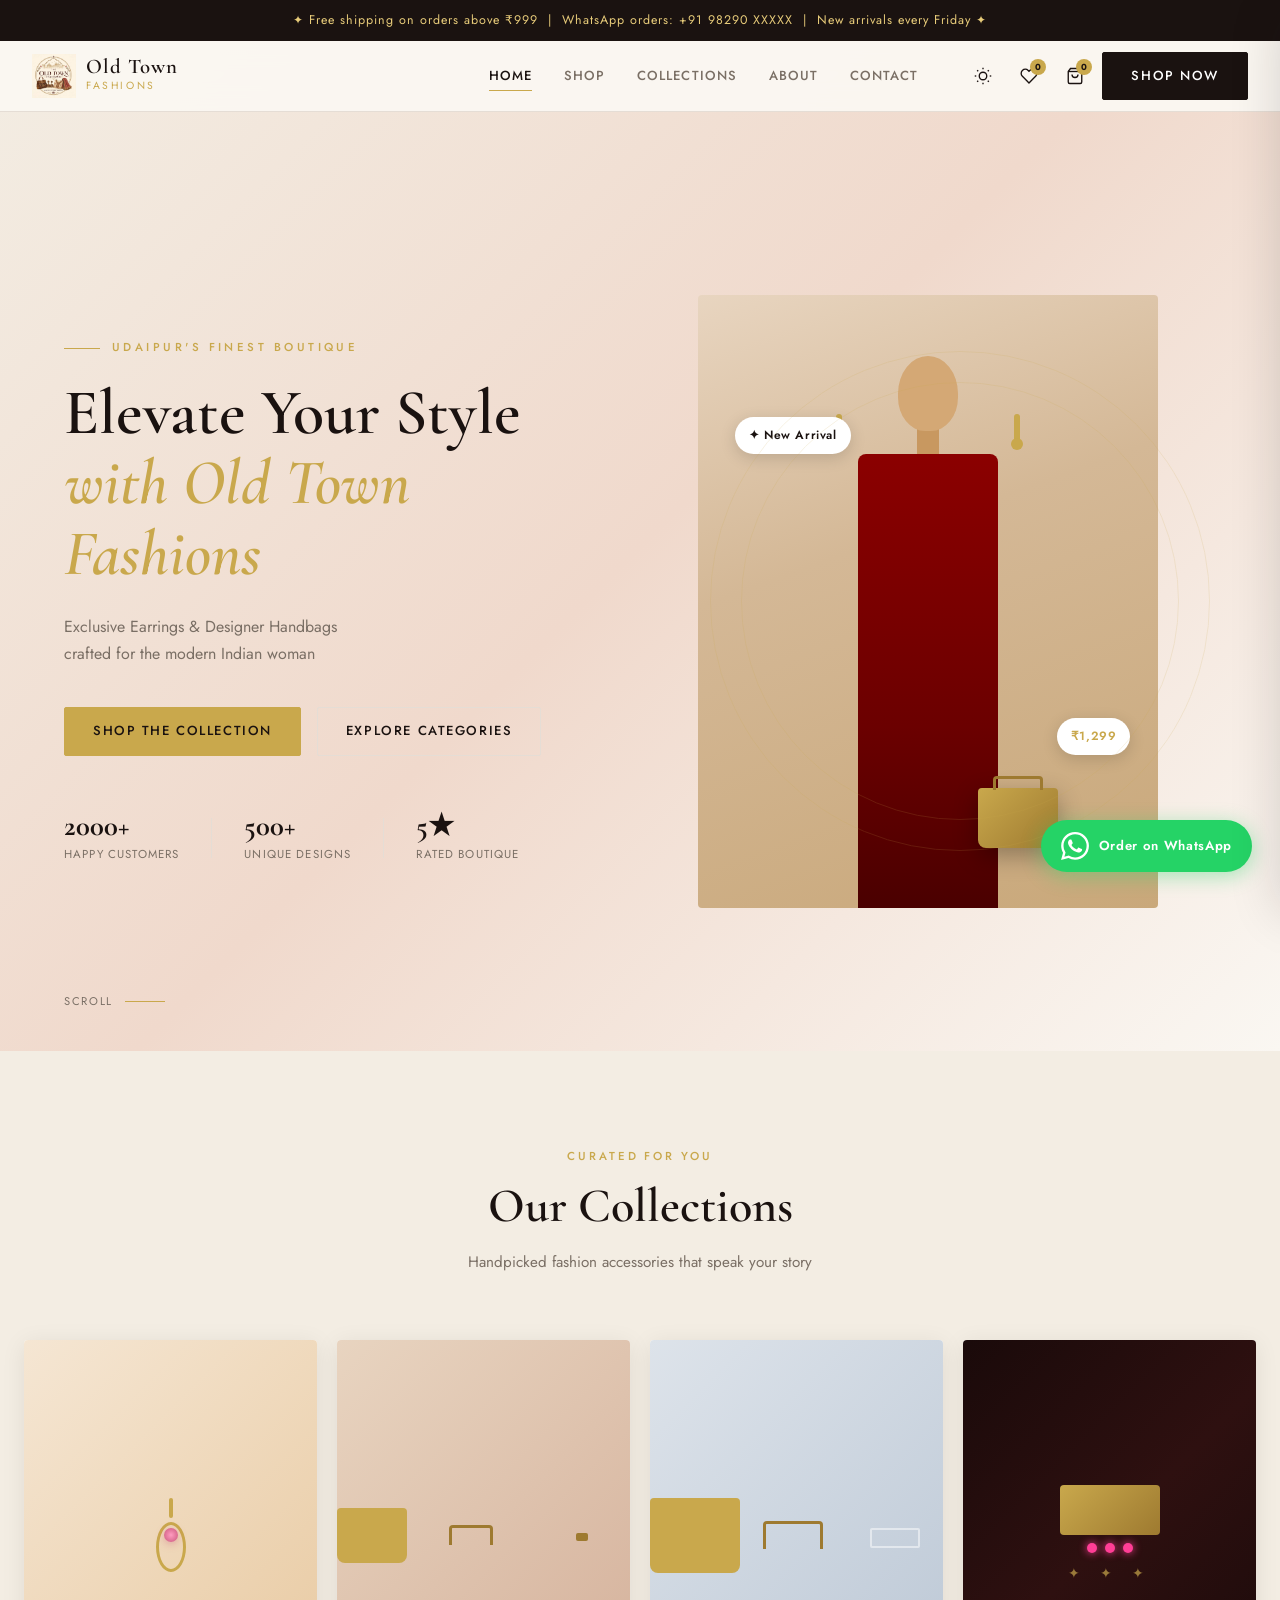
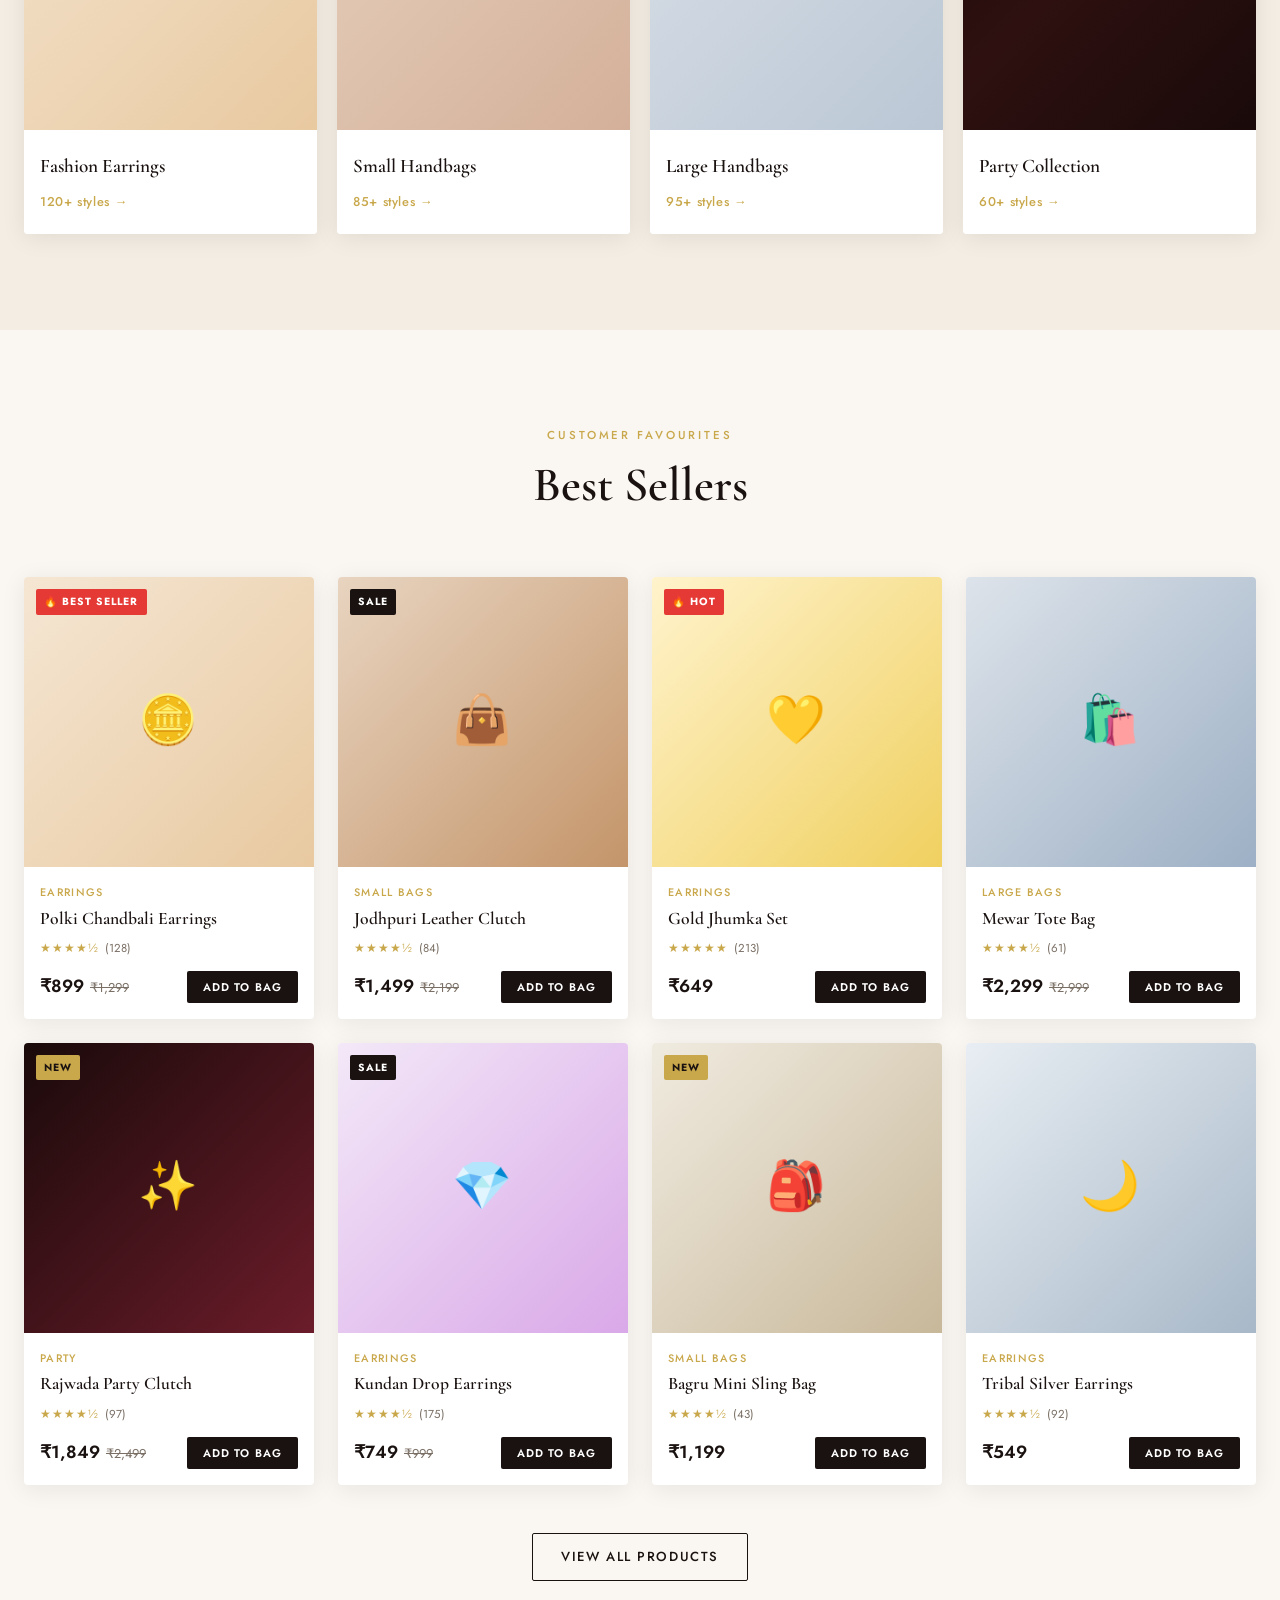
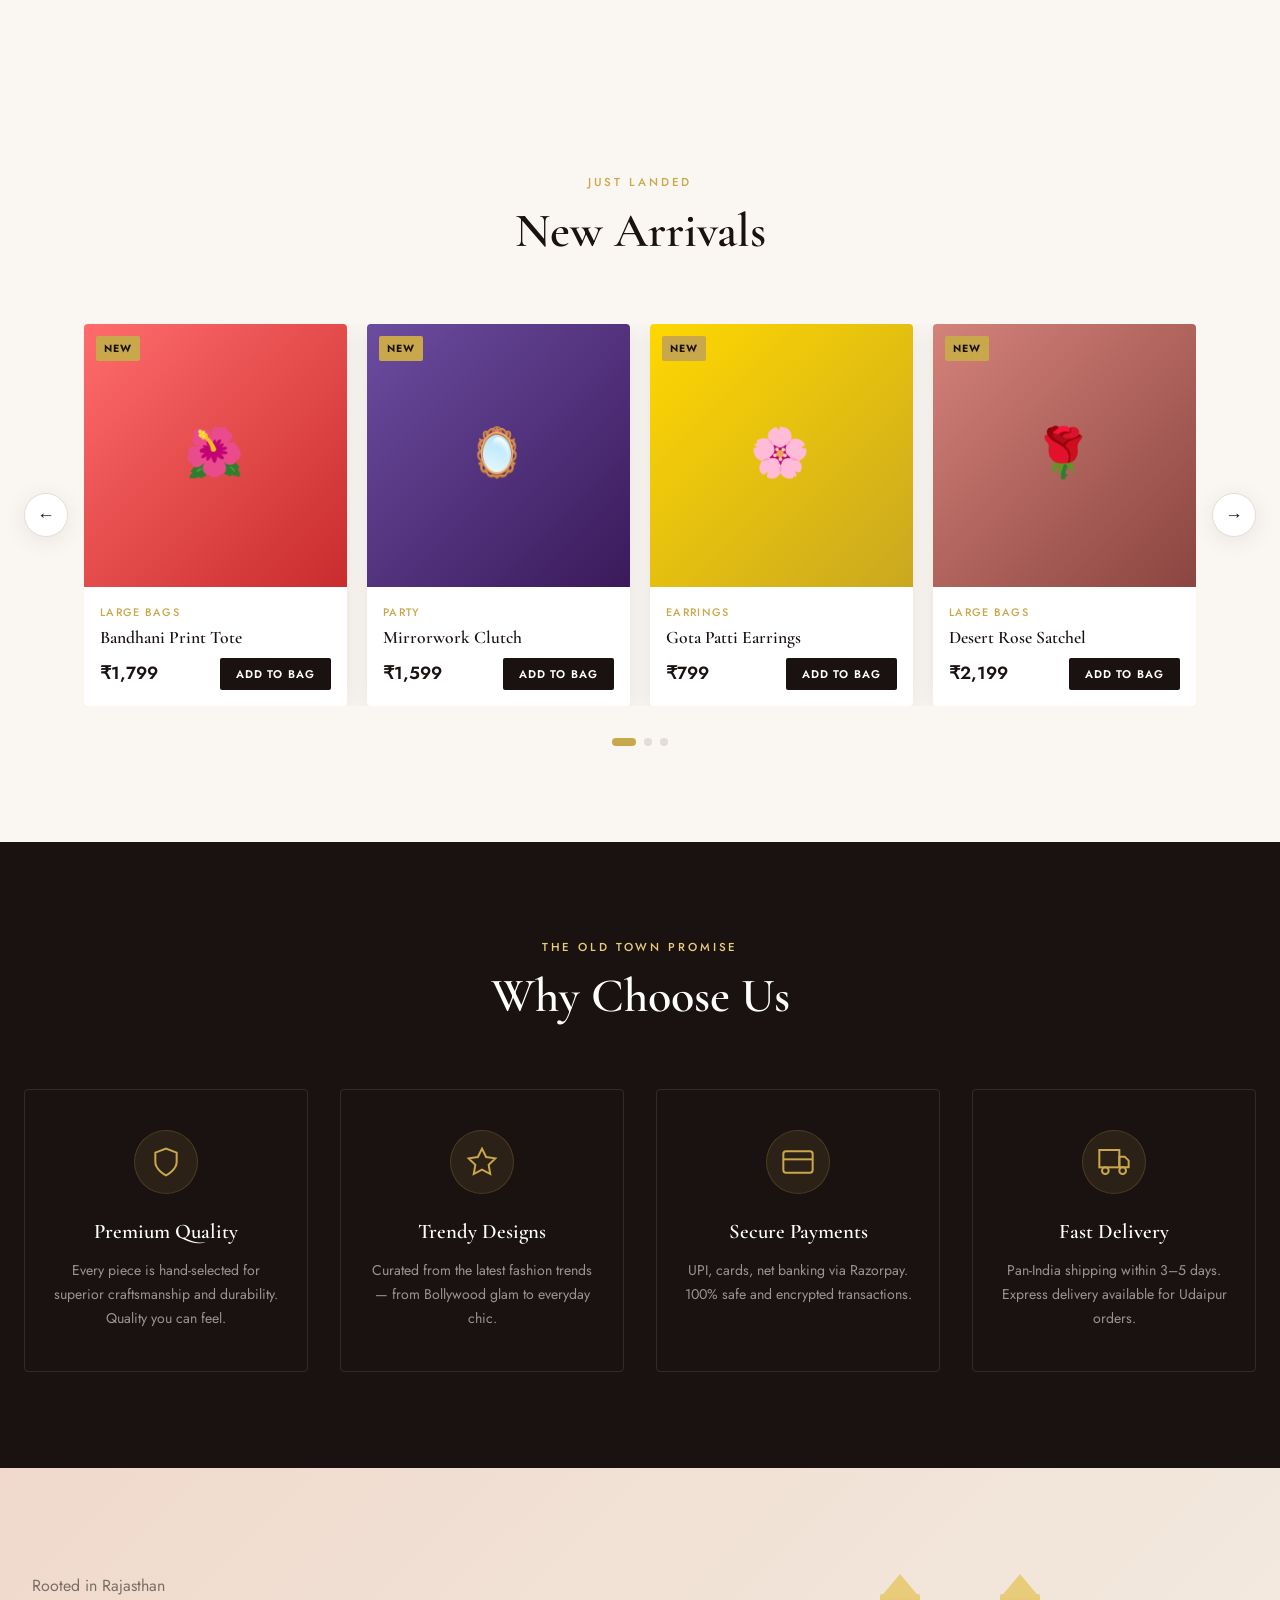
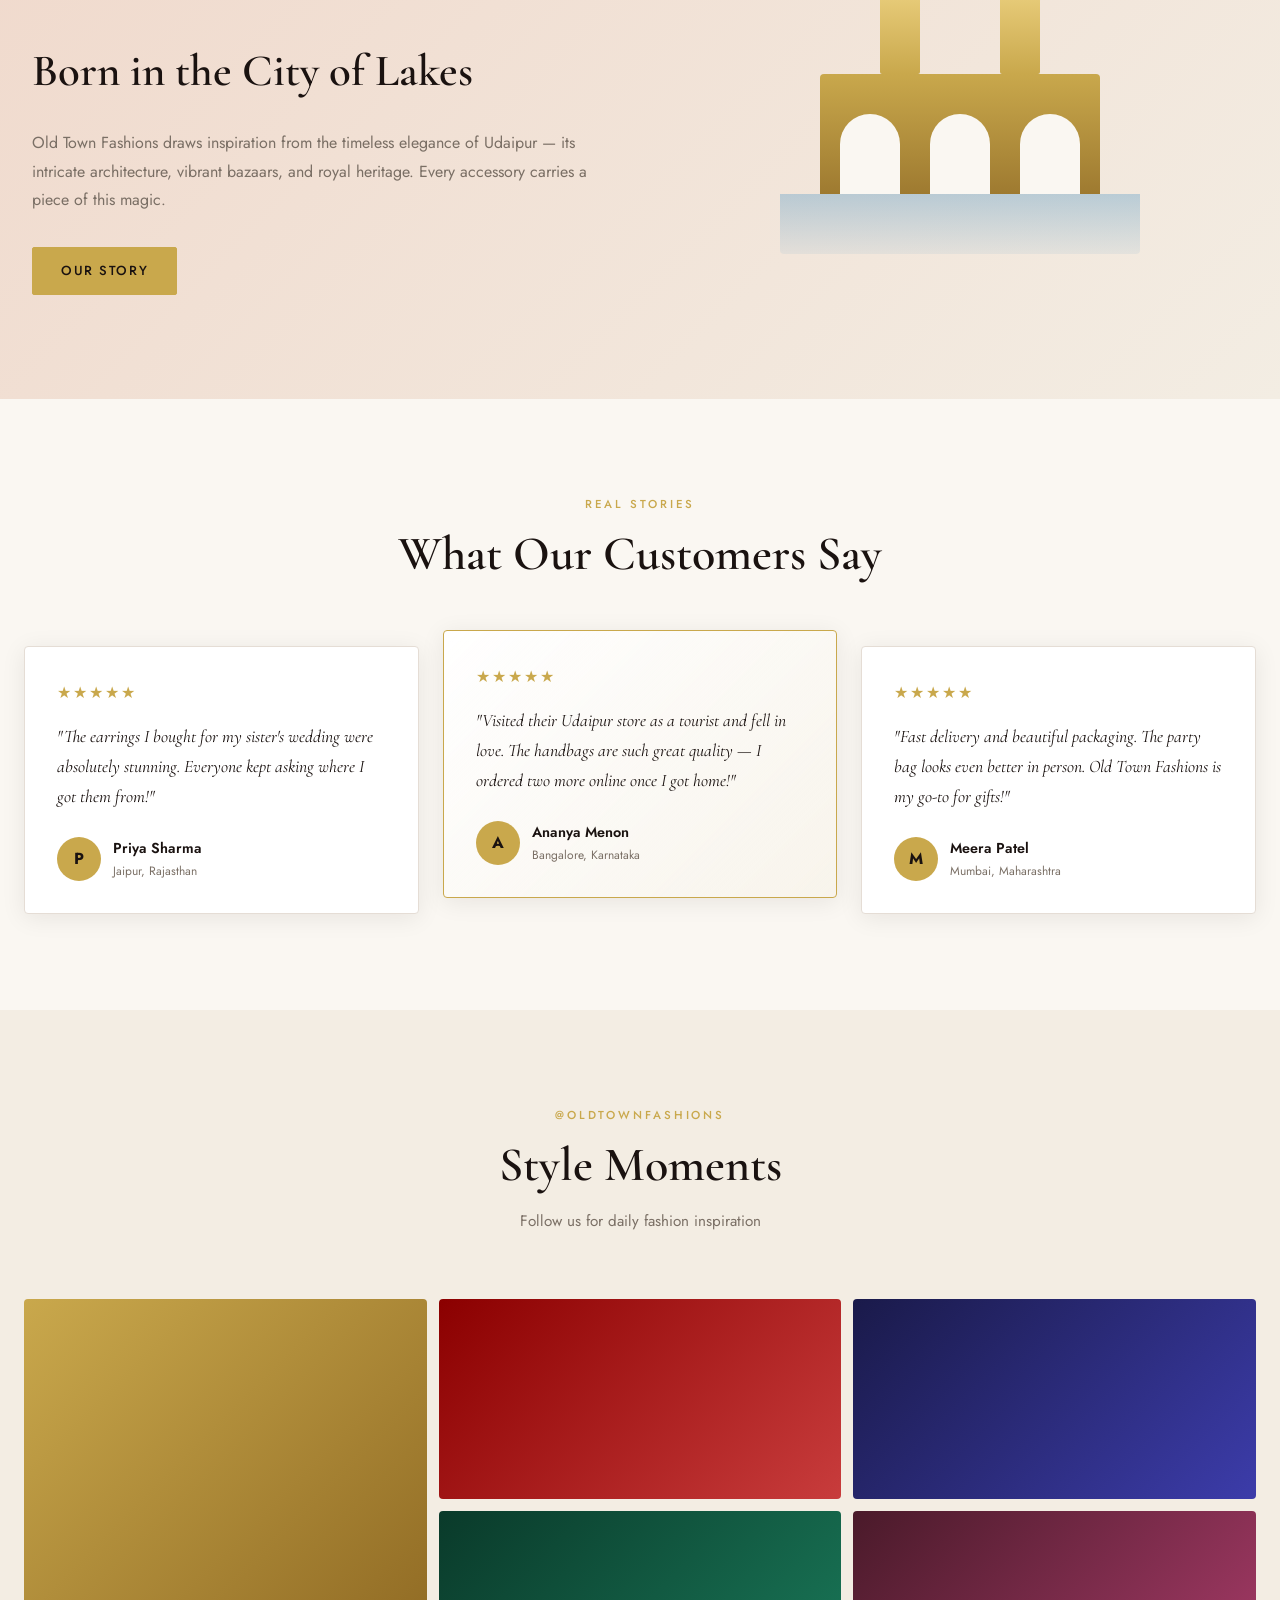
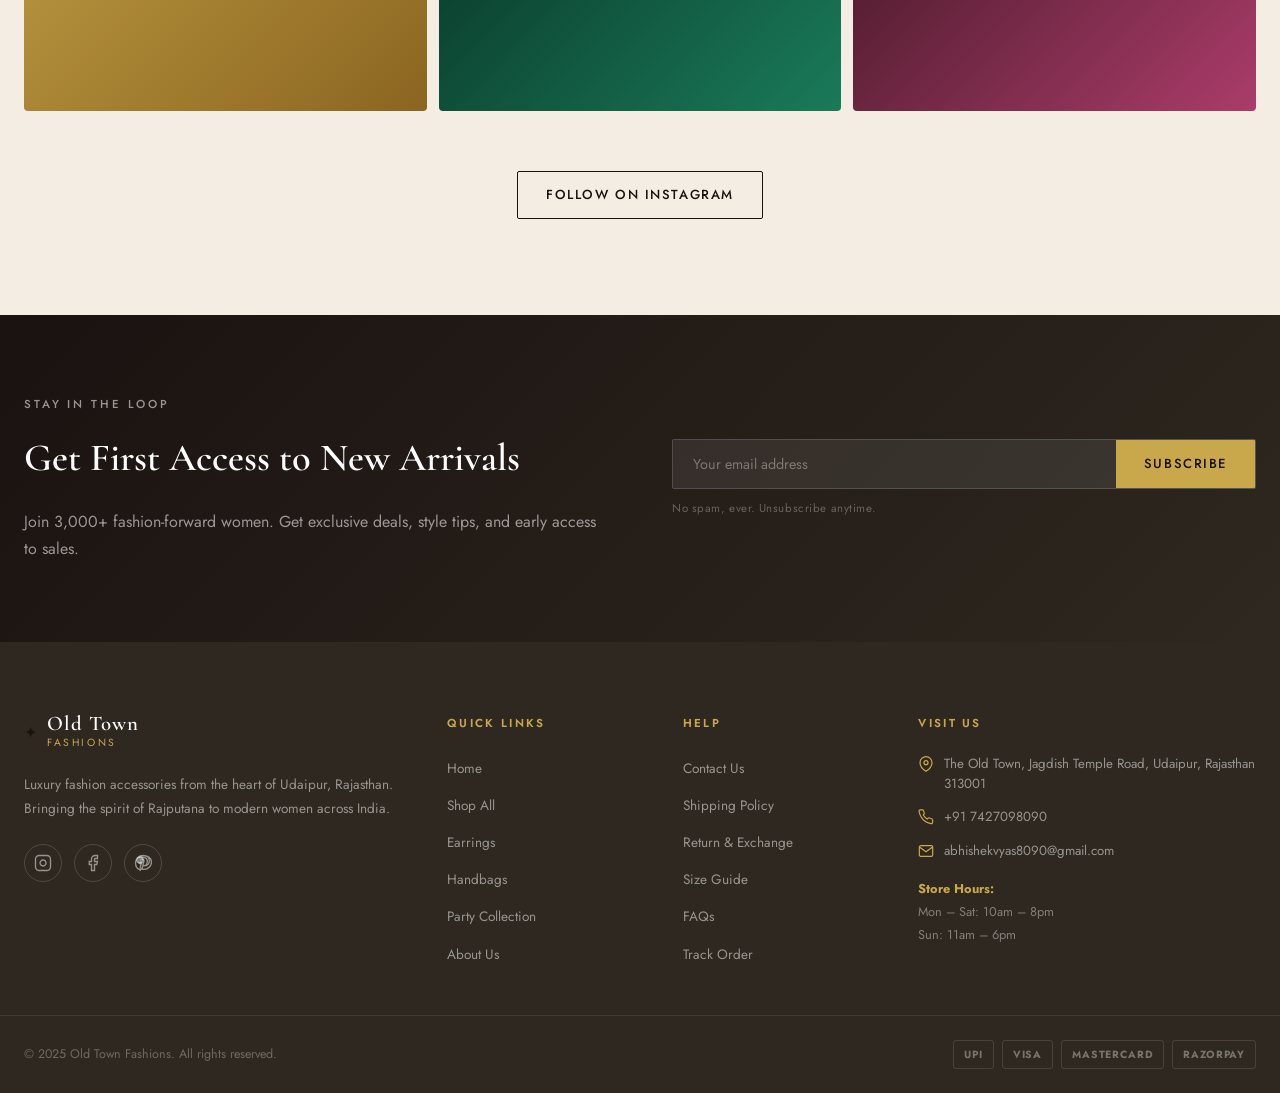
<file: index.html>
<!DOCTYPE html>
<html lang="en" data-theme="light">
<head>
  <meta charset="UTF-8" />
  <meta name="viewport" content="width=device-width, initial-scale=1.0" />
  <title>Old Town Fashions – Earrings & Designer Handbags | Udaipur</title>
  <meta name="description" content="Old Town Fashions – Luxury earrings, designer handbags, and ethnic accessories from the heart of Udaipur, Rajasthan. Shop online across India." />
  <link rel="preconnect" href="https://fonts.googleapis.com" />
  <link href="https://fonts.googleapis.com/css2?family=Cormorant+Garamond:ital,wght@0,300;0,400;0,600;0,700;1,300;1,400&family=Jost:wght@300;400;500;600&display=swap" rel="stylesheet" />
  
  <style>/* ============================================
   OLD TOWN FASHIONS — Premium CSS
   Palette: Ivory #FAF7F2, Gold #C9A84C, Black #1A1210, Blush #F0D9CC
   Type: Cormorant Garamond (display) + Jost (body)
   ============================================ */

:root {
  --ivory: #FAF7F2;
  --ivory-2: #F3EDE3;
  --gold: #C9A84C;
  --gold-light: #E8CC7A;
  --gold-dark: #9E7A30;
  --black: #1A1210;
  --charcoal: #2E2820;
  --warm-grey: #8A7F74;
  --blush: #F0D9CC;
  --white: #FFFFFF;
  --text: #1A1210;
  --text-muted: #7A6F65;
  --bg: #FAF7F2;
  --bg-2: #F3EDE3;
  --card-bg: #FFFFFF;
  --border: #E5DDD5;
  --header-bg: rgba(250,247,242,0.96);
  --shadow: 0 4px 24px rgba(26,18,16,0.08);
  --shadow-hover: 0 12px 48px rgba(26,18,16,0.16);
  --radius: 2px;
  --radius-lg: 4px;
  --transition: 0.3s cubic-bezier(0.4,0,0.2,1);
}

[data-theme="dark"] {
  --ivory: #1A1210;
  --ivory-2: #241E1B;
  --black: #FAF7F2;
  --charcoal: #E8DDD5;
  --warm-grey: #A89F95;
  --blush: #3A2820;
  --text: #FAF7F2;
  --text-muted: #A89F95;
  --bg: #1A1210;
  --bg-2: #241E1B;
  --card-bg: #2E2820;
  --border: #3A302A;
  --header-bg: rgba(26,18,16,0.96);
  --shadow: 0 4px 24px rgba(0,0,0,0.3);
  --shadow-hover: 0 12px 48px rgba(0,0,0,0.5);
}

*, *::before, *::after { box-sizing: border-box; margin: 0; padding: 0; }

html { scroll-behavior: smooth; font-size: 16px; }

body {
  font-family: 'Jost', sans-serif;
  background: var(--bg);
  color: var(--text);
  line-height: 1.7;
  overflow-x: hidden;
  transition: background var(--transition), color var(--transition);
}

a { color: inherit; text-decoration: none; }
img { max-width: 100%; display: block; }
button { cursor: pointer; font-family: inherit; border: none; background: none; }

.container { max-width: 1280px; margin: 0 auto; padding: 0 24px; }

/* ── ANNOUNCE BAR ── */
.announce-bar {
  background: var(--black);
  color: var(--gold-light);
  text-align: center;
  padding: 10px 16px;
  font-family: 'Jost', sans-serif;
  font-size: 0.78rem;
  letter-spacing: 0.08em;
  font-weight: 400;
  overflow: hidden;
}
.announce-bar span {
  display: inline-block;
  animation: ticker 30s linear infinite;
  white-space: nowrap;
}
@keyframes ticker {
  0% { transform: translateX(100vw); }
  100% { transform: translateX(-100%); }
}

/* ── HEADER ── */
.site-header {
  position: fixed;
  top: 40px;
  left: 0; right: 0;
  z-index: 900;
  background: var(--header-bg);
  backdrop-filter: blur(12px);
  -webkit-backdrop-filter: blur(12px);
  border-bottom: 1px solid var(--border);
  transition: top var(--transition), box-shadow var(--transition);
}
.site-header.scrolled { top: 0; box-shadow: var(--shadow); }

.header-inner {
  display: flex;
  align-items: center;
  gap: 24px;
  padding: 0 32px;
  height: 70px;
}

.brand-logo {
  display: flex;
  align-items: center;
  gap: 10px;
  text-decoration: none;
  flex-shrink: 0;
}
.brand-logo-img {
  display: block;
  width: 44px;
  height: auto;
  object-fit: contain;
}
.logo-text {
  display: flex;
  flex-direction: column;
  line-height: 1;
}
.logo-main {
  display: block;
  font-family: 'Cormorant Garamond', serif;
  font-size: 1.3rem;
  font-weight: 600;
  line-height: 1;
  color: var(--text);
  letter-spacing: 0.05em;
}
.logo-sub {
  display: block;
  font-family: 'Jost', sans-serif;
  font-size: 0.65rem;
  letter-spacing: 0.25em;
  text-transform: uppercase;
  color: var(--gold);
  line-height: 1.6;
}

.main-nav {
  display: flex;
  gap: 4px;
  margin-left: auto;
}
.nav-link {
  font-family: 'Jost', sans-serif;
  font-size: 0.82rem;
  font-weight: 500;
  letter-spacing: 0.08em;
  text-transform: uppercase;
  color: var(--text-muted);
  padding: 8px 14px;
  border-radius: var(--radius);
  transition: color var(--transition);
  position: relative;
}
.nav-link::after {
  content: '';
  position: absolute;
  bottom: 4px; left: 14px; right: 14px;
  height: 1px;
  background: var(--gold);
  transform: scaleX(0);
  transition: transform var(--transition);
  transform-origin: left;
}
.nav-link:hover, .nav-link.active { color: var(--text); }
.nav-link:hover::after, .nav-link.active::after { transform: scaleX(1); }

.header-actions {
  display: flex;
  align-items: center;
  gap: 8px;
  margin-left: 8px;
}

.icon-btn {
  width: 38px; height: 38px;
  display: flex; align-items: center; justify-content: center;
  border-radius: 50%;
  color: var(--text);
  transition: background var(--transition), color var(--transition);
  position: relative;
}
.icon-btn:hover { background: var(--bg-2); }

.badge {
  position: absolute;
  top: 2px; right: 2px;
  background: var(--gold);
  color: var(--black);
  font-size: 0.55rem;
  font-weight: 700;
  width: 16px; height: 16px;
  border-radius: 50%;
  display: flex; align-items: center; justify-content: center;
  line-height: 1;
}

.theme-toggle .moon-icon { display: none; }
[data-theme="dark"] .theme-toggle .sun-icon { display: none; }
[data-theme="dark"] .theme-toggle .moon-icon { display: block; }

.header-cta {
  display: none;
}
@media (min-width: 1024px) {
  .header-cta { display: inline-flex; }
}

.nav-toggle {
  display: flex;
  flex-direction: column;
  gap: 5px;
  padding: 4px;
  width: 36px;
  height: 36px;
  justify-content: center;
}
.nav-toggle span {
  display: block;
  width: 22px;
  height: 1.5px;
  background: var(--text);
  transition: transform var(--transition), opacity var(--transition);
}
.nav-toggle.open span:nth-child(1) { transform: rotate(45deg) translate(4px, 4px); }
.nav-toggle.open span:nth-child(2) { opacity: 0; }
.nav-toggle.open span:nth-child(3) { transform: rotate(-45deg) translate(4px, -4px); }

@media (min-width: 1024px) {
  .nav-toggle { display: none; }
}

/* ── MOBILE NAV ── */
@media (max-width: 1023px) {
  .main-nav {
    position: fixed;
    top: 0; right: 0; bottom: 0;
    width: 280px;
    background: var(--card-bg);
    flex-direction: column;
    padding: 100px 32px 32px;
    gap: 4px;
    transform: translateX(100%);
    transition: transform var(--transition);
    z-index: 800;
    box-shadow: var(--shadow-hover);
    margin-left: 0;
  }
  .main-nav.open { transform: translateX(0); }
  .nav-link { font-size: 1rem; padding: 12px 0; }
}

.mobile-overlay {
  position: fixed;
  inset: 0;
  background: rgba(26,18,16,0.5);
  z-index: 799;
  opacity: 0;
  pointer-events: none;
  transition: opacity var(--transition);
}
.mobile-overlay.active { opacity: 1; pointer-events: all; }

/* ── BUTTONS ── */
.btn {
  display: inline-flex;
  align-items: center;
  justify-content: center;
  gap: 8px;
  padding: 12px 28px;
  font-family: 'Jost', sans-serif;
  font-size: 0.82rem;
  font-weight: 500;
  letter-spacing: 0.12em;
  text-transform: uppercase;
  border-radius: var(--radius);
  transition: all var(--transition);
  cursor: pointer;
  white-space: nowrap;
  border: 1.5px solid transparent;
}
.btn-gold {
  background: var(--gold);
  color: var(--black);
  border-color: var(--gold);
}
.btn-gold:hover { background: var(--gold-dark); border-color: var(--gold-dark); transform: translateY(-1px); box-shadow: 0 6px 20px rgba(201,168,76,0.4); }

.btn-primary {
  background: var(--black);
  color: var(--white);
  border-color: var(--black);
}
.btn-primary:hover { background: var(--charcoal); }

.btn-outline-dark {
  background: transparent;
  color: var(--text);
  border-color: var(--text);
}
.btn-outline-dark:hover { background: var(--text); color: var(--bg); }

.btn-outline-light {
  background: transparent;
  color: var(--white);
  border-color: rgba(255,255,255,0.6);
}
.btn-outline-light:hover { background: rgba(255,255,255,0.15); border-color: white; }

.btn-full { width: 100%; }

/* ── SECTION DEFAULTS ── */
.section { padding: 96px 0; }

.section-header {
  text-align: center;
  margin-bottom: 64px;
}

.section-eyebrow {
  font-family: 'Jost', sans-serif;
  font-size: 0.72rem;
  font-weight: 500;
  letter-spacing: 0.25em;
  text-transform: uppercase;
  color: var(--gold);
  margin-bottom: 12px;
}

.section-title {
  font-family: 'Cormorant Garamond', serif;
  font-size: clamp(2rem, 4vw, 3rem);
  font-weight: 600;
  color: var(--text);
  line-height: 1.15;
  margin-bottom: 16px;
}

.section-desc {
  font-size: 0.95rem;
  color: var(--text-muted);
  max-width: 520px;
  margin: 0 auto;
}

.section-cta {
  text-align: center;
  margin-top: 48px;
}

/* ── HERO ── */
.hero {
  min-height: 100vh;
  display: grid;
  grid-template-columns: 1fr 1fr;
  align-items: center;
  position: relative;
  overflow: hidden;
  padding-top: 110px;
}

.hero-bg {
  position: absolute;
  inset: 0;
  background: linear-gradient(135deg, var(--ivory-2) 0%, var(--blush) 50%, var(--ivory) 100%);
  z-index: 0;
}

[data-theme="dark"] .hero-bg {
  background: linear-gradient(135deg, #1A1210 0%, #2E1E18 50%, #1A1210 100%);
}

.hero-content {
  position: relative;
  z-index: 2;
  padding: 60px 48px 60px 64px;
}

.hero-eyebrow {
  font-family: 'Jost', sans-serif;
  font-size: 0.72rem;
  font-weight: 500;
  letter-spacing: 0.3em;
  text-transform: uppercase;
  color: var(--gold);
  margin-bottom: 20px;
  display: flex;
  align-items: center;
  gap: 12px;
}
.hero-eyebrow::before {
  content: '';
  display: inline-block;
  width: 36px;
  height: 1px;
  background: var(--gold);
}

.hero-headline {
  font-family: 'Cormorant Garamond', serif;
  font-size: clamp(2.8rem, 5vw, 4.5rem);
  font-weight: 600;
  line-height: 1.1;
  color: var(--text);
  margin-bottom: 24px;
}
.hero-headline em {
  font-style: italic;
  color: var(--gold);
}

.hero-sub {
  font-size: 1rem;
  color: var(--text-muted);
  line-height: 1.7;
  margin-bottom: 40px;
}

.hero-actions {
  display: flex;
  flex-wrap: wrap;
  gap: 16px;
  margin-bottom: 56px;
}
.hero-actions .btn-outline-light {
  color: var(--text);
  border-color: var(--border);
}
.hero-actions .btn-outline-light:hover {
  background: var(--bg-2);
  border-color: var(--text);
  color: var(--text);
}

.hero-stats {
  display: flex;
  align-items: center;
  gap: 32px;
}
.stat { display: flex; flex-direction: column; }
.stat-num {
  font-family: 'Cormorant Garamond', serif;
  font-size: 1.8rem;
  font-weight: 700;
  color: var(--text);
  line-height: 1;
}
.stat-label {
  font-size: 0.72rem;
  letter-spacing: 0.1em;
  text-transform: uppercase;
  color: var(--text-muted);
  margin-top: 4px;
}
.stat-divider {
  width: 1px;
  height: 40px;
  background: var(--border);
}

.hero-visual {
  position: relative;
  z-index: 2;
  display: flex;
  align-items: center;
  justify-content: center;
  padding: 60px 64px 60px 0;
  height: 100vh;
}

.hero-img-frame {
  width: 100%;
  max-width: 460px;
  aspect-ratio: 3/4;
  position: relative;
  border-radius: var(--radius-lg);
  overflow: hidden;
}

.hero-img-placeholder {
  width: 100%;
  height: 100%;
  background: linear-gradient(160deg, #E8D5C0 0%, #D4B896 40%, #C9A87A 100%);
  display: flex;
  align-items: center;
  justify-content: center;
  position: relative;
}
[data-theme="dark"] .hero-img-placeholder {
  background: linear-gradient(160deg, #3A2820 0%, #4A3428 40%, #5A4035 100%);
}

.placeholder-fashion {
  position: relative;
  width: 100%;
  height: 100%;
}

/* Model silhouette */
.model-silhouette {
  position: absolute;
  bottom: 0;
  left: 50%;
  transform: translateX(-50%);
  width: 200px;
  height: 90%;
  display: flex;
  flex-direction: column;
  align-items: center;
}
.model-head {
  width: 60px; height: 75px;
  background: #D4A875;
  border-radius: 50% 50% 45% 45%;
  position: relative;
  z-index: 2;
  flex-shrink: 0;
}
.model-neck {
  width: 22px; height: 30px;
  background: #C89860;
  margin-top: -5px;
  flex-shrink: 0;
}
.model-body {
  width: 140px;
  flex: 1;
  background: linear-gradient(180deg, #8B0000 0%, #6B0000 60%, #4A0000 100%);
  border-radius: 8px 8px 0 0;
  position: relative;
  margin-top: -2px;
}
.model-earring {
  position: absolute;
  top: -40px;
  width: 6px; height: 28px;
  background: var(--gold);
  border-radius: 3px;
}
.model-earring.left { left: -22px; }
.model-earring.right { right: -22px; }
.model-earring::after {
  content: '';
  position: absolute;
  bottom: -8px; left: 50%;
  transform: translateX(-50%);
  width: 12px; height: 12px;
  background: var(--gold);
  border-radius: 50%;
}
.model-bag {
  width: 80px; height: 60px;
  background: linear-gradient(135deg, var(--gold) 0%, var(--gold-dark) 100%);
  border-radius: 4px 4px 8px 8px;
  position: absolute;
  bottom: 60px; right: -30px;
  box-shadow: 0 8px 24px rgba(0,0,0,0.3);
}
.model-bag::before {
  content: '';
  position: absolute;
  top: -12px; left: 15px;
  width: 50px; height: 14px;
  border: 3px solid var(--gold-dark);
  border-bottom: none;
  border-radius: 4px 4px 0 0;
}

.floating-tag {
  position: absolute;
  background: var(--white);
  color: var(--text);
  font-family: 'Jost', sans-serif;
  font-size: 0.75rem;
  font-weight: 600;
  padding: 8px 14px;
  border-radius: 20px;
  box-shadow: 0 4px 16px rgba(0,0,0,0.15);
  letter-spacing: 0.05em;
  animation: float 3s ease-in-out infinite alternate;
}
.tag-1 { top: 20%; left: 8%; animation-delay: 0s; }
.tag-2 { bottom: 25%; right: 6%; animation-delay: 1.5s; color: var(--gold); }
@keyframes float {
  from { transform: translateY(0px); }
  to { transform: translateY(-8px); }
}

.hero-accent-ring {
  position: absolute;
  width: 500px; height: 500px;
  border: 1px solid var(--gold);
  border-radius: 50%;
  opacity: 0.15;
  top: 50%; left: 50%;
  transform: translate(-50%, -50%);
  pointer-events: none;
}
.hero-accent-ring::before {
  content: '';
  position: absolute;
  inset: 30px;
  border: 1px solid var(--gold);
  border-radius: 50%;
}

.scroll-indicator {
  position: absolute;
  bottom: 40px;
  left: 64px;
  z-index: 3;
  display: flex;
  align-items: center;
  gap: 12px;
  font-size: 0.7rem;
  letter-spacing: 0.15em;
  text-transform: uppercase;
  color: var(--text-muted);
}
.scroll-line {
  width: 40px; height: 1px;
  background: var(--gold);
  position: relative;
  overflow: hidden;
}
.scroll-line::after {
  content: '';
  position: absolute;
  top: 0; left: -100%;
  width: 100%; height: 100%;
  background: var(--gold-dark);
  animation: scroll-anim 2s ease-in-out infinite;
}
@keyframes scroll-anim {
  to { left: 200%; }
}

/* ── CATEGORIES ── */
.categories-section { background: var(--bg-2); }

.categories-grid {
  display: grid;
  grid-template-columns: repeat(4, 1fr);
  gap: 20px;
}

.cat-card {
  position: relative;
  border-radius: var(--radius-lg);
  overflow: hidden;
  cursor: pointer;
  display: block;
  text-decoration: none;
  background: var(--card-bg);
  box-shadow: var(--shadow);
  transition: transform var(--transition), box-shadow var(--transition);
}
.cat-card:hover { transform: translateY(-6px); box-shadow: var(--shadow-hover); }

.cat-img {
  aspect-ratio: 3/4;
  overflow: hidden;
  position: relative;
}

.cat-placeholder {
  width: 100%;
  height: 100%;
  display: flex;
  align-items: center;
  justify-content: center;
  position: relative;
}

.earring-placeholder { background: linear-gradient(135deg, #F5E6D3 0%, #E8C9A0 100%); }
[data-theme="dark"] .earring-placeholder { background: linear-gradient(135deg, #3A2820 0%, #4A3020 100%); }
.earring-visual { position: relative; }
.earring-hook {
  width: 4px; height: 20px;
  background: var(--gold);
  border-radius: 2px;
  margin: 0 auto;
}
.earring-drop {
  width: 30px; height: 50px;
  border: 3px solid var(--gold);
  border-radius: 50%;
  margin: 4px auto 0;
  position: relative;
}
.earring-gem {
  width: 14px; height: 14px;
  background: radial-gradient(circle, #FF9CC0, #C9547A);
  border-radius: 50%;
  position: absolute;
  top: 50%; left: 50%;
  transform: translate(-50%,-50%);
  box-shadow: 0 2px 8px rgba(201,84,122,0.4);
}

.small-bag-visual { background: linear-gradient(135deg, #E8D4C0 0%, #D4B09A 100%); }
[data-theme="dark"] .small-bag-visual { background: linear-gradient(135deg, #2E2018 0%, #3A2820 100%); }
.bag-body { background: var(--gold); border-radius: 4px 4px 8px 8px; }
.bag-body.small { width: 70px; height: 55px; }
.bag-body.large { width: 90px; height: 75px; }
.bag-handle { border: 3px solid var(--gold-dark); border-bottom: none; border-radius: 4px 4px 0 0; }
.small-handle { width: 44px; height: 20px; margin: 0 auto; }
.large-handle { width: 60px; height: 28px; margin: 0 auto; }
.bag-clasp {
  width: 12px; height: 8px;
  background: var(--gold-dark);
  margin: 4px auto 0;
  border-radius: 2px;
}

.large-bag-visual { background: linear-gradient(135deg, #DDE3EA 0%, #BBC7D5 100%); }
[data-theme="dark"] .large-bag-visual { background: linear-gradient(135deg, #1E2028 0%, #282C38 100%); }
.bag-pocket {
  width: 50px; height: 20px;
  border: 2px solid rgba(255,255,255,0.5);
  border-radius: 2px;
  margin: 6px auto 0;
}

.party-placeholder {
  background: linear-gradient(135deg, #1A0A0A 0%, #2E1010 50%, #1A0A0A 100%);
  flex-direction: column;
  gap: 8px;
}
.clutch-body {
  width: 100px; height: 50px;
  background: linear-gradient(135deg, var(--gold) 0%, var(--gold-dark) 100%);
  border-radius: 4px;
}
.clutch-gems { display: flex; gap: 8px; }
.clutch-gems span {
  width: 10px; height: 10px;
  background: #FF3E96;
  border-radius: 50%;
  box-shadow: 0 0 8px #FF3E96;
}
.sparkles {
  color: var(--gold);
  font-size: 0.9rem;
  letter-spacing: 8px;
  opacity: 0.7;
}

.cat-info {
  padding: 20px 16px;
  background: var(--card-bg);
}
.cat-info h3 {
  font-family: 'Cormorant Garamond', serif;
  font-size: 1.2rem;
  font-weight: 600;
  color: var(--text);
  margin-bottom: 4px;
}
.cat-info span {
  font-size: 0.8rem;
  color: var(--gold);
  font-weight: 500;
  letter-spacing: 0.05em;
}

/* ── PRODUCT CARD ── */
.products-grid {
  display: grid;
  grid-template-columns: repeat(4, 1fr);
  gap: 24px;
}

.product-card {
  background: var(--card-bg);
  border-radius: var(--radius-lg);
  overflow: hidden;
  box-shadow: var(--shadow);
  transition: transform var(--transition), box-shadow var(--transition);
  position: relative;
}
.product-card:hover { transform: translateY(-4px); box-shadow: var(--shadow-hover); }

.product-img {
  aspect-ratio: 1;
  position: relative;
  overflow: hidden;
  cursor: pointer;
}

.product-placeholder {
  width: 100%; height: 100%;
  display: flex;
  align-items: center;
  justify-content: center;
  font-size: 3rem;
  font-family: 'Cormorant Garamond', serif;
  letter-spacing: 0.05em;
  position: relative;
  transition: transform var(--transition);
}
.product-card:hover .product-placeholder { transform: scale(1.03); }

.product-badges {
  position: absolute;
  top: 12px; left: 12px;
  display: flex;
  flex-direction: column;
  gap: 4px;
  z-index: 2;
}
.badge-tag {
  font-size: 0.65rem;
  font-weight: 700;
  letter-spacing: 0.1em;
  text-transform: uppercase;
  padding: 4px 8px;
  border-radius: 2px;
}
.badge-new { background: var(--gold); color: var(--black); }
.badge-hot { background: #E53935; color: white; }
.badge-sale { background: var(--black); color: white; }

.product-actions {
  position: absolute;
  top: 12px; right: 12px;
  display: flex;
  flex-direction: column;
  gap: 6px;
  z-index: 2;
  opacity: 0;
  transform: translateX(8px);
  transition: all var(--transition);
}
.product-card:hover .product-actions { opacity: 1; transform: translateX(0); }

.product-action-btn {
  width: 36px; height: 36px;
  background: var(--white);
  border: none;
  border-radius: 50%;
  display: flex; align-items: center; justify-content: center;
  cursor: pointer;
  color: var(--text);
  box-shadow: 0 2px 8px rgba(0,0,0,0.12);
  transition: background var(--transition), color var(--transition);
}
.product-action-btn:hover { background: var(--gold); color: var(--black); }

.product-info { padding: 16px; }
.product-cat {
  font-size: 0.68rem;
  letter-spacing: 0.12em;
  text-transform: uppercase;
  color: var(--gold);
  font-weight: 500;
  margin-bottom: 6px;
}
.product-name {
  font-family: 'Cormorant Garamond', serif;
  font-size: 1.1rem;
  font-weight: 600;
  color: var(--text);
  margin-bottom: 8px;
  line-height: 1.3;
}

.product-rating {
  display: flex;
  align-items: center;
  gap: 6px;
  margin-bottom: 12px;
}
.stars { color: var(--gold); font-size: 0.75rem; letter-spacing: 1px; }
.rating-count { font-size: 0.72rem; color: var(--text-muted); }

.product-footer {
  display: flex;
  align-items: center;
  justify-content: space-between;
  gap: 8px;
}
.price-wrap { display: flex; align-items: baseline; gap: 6px; }
.price {
  font-family: 'Jost', sans-serif;
  font-size: 1.1rem;
  font-weight: 600;
  color: var(--text);
}
.price-original {
  font-size: 0.8rem;
  color: var(--text-muted);
  text-decoration: line-through;
}
.add-to-cart {
  background: var(--black);
  color: var(--white);
  border: none;
  padding: 8px 16px;
  font-family: 'Jost', sans-serif;
  font-size: 0.7rem;
  font-weight: 600;
  letter-spacing: 0.1em;
  text-transform: uppercase;
  border-radius: var(--radius);
  cursor: pointer;
  transition: background var(--transition), transform var(--transition);
  white-space: nowrap;
}
.add-to-cart:hover { background: var(--gold); color: var(--black); transform: scale(1.02); }

/* ── CAROUSEL ── */
.carousel-wrap {
  position: relative;
  display: flex;
  align-items: center;
  gap: 16px;
}
.carousel-track {
  display: flex;
  gap: 20px;
  overflow: hidden;
  flex: 1;
}
.carousel-btn {
  width: 44px; height: 44px;
  border-radius: 50%;
  background: var(--card-bg);
  border: 1.5px solid var(--border);
  font-size: 1.1rem;
  color: var(--text);
  cursor: pointer;
  flex-shrink: 0;
  transition: all var(--transition);
  display: flex; align-items: center; justify-content: center;
  box-shadow: var(--shadow);
}
.carousel-btn:hover { background: var(--gold); color: var(--black); border-color: var(--gold); }

.carousel-item {
  min-width: calc(25% - 15px);
  flex-shrink: 0;
  transition: transform var(--transition);
}

.carousel-dots {
  display: flex;
  justify-content: center;
  gap: 8px;
  margin-top: 32px;
}
.dot {
  width: 8px; height: 8px;
  border-radius: 50%;
  background: var(--border);
  cursor: pointer;
  transition: all var(--transition);
}
.dot.active { background: var(--gold); width: 24px; border-radius: 4px; }

/* ── WHY ── */
.why-section { background: var(--black); }
[data-theme="dark"] .why-section { background: #0E0A09; }
.why-section .section-title { color: var(--white); }
.why-section .section-eyebrow { color: var(--gold-light); }

.why-grid {
  display: grid;
  grid-template-columns: repeat(4, 1fr);
  gap: 32px;
}

.why-card {
  text-align: center;
  padding: 40px 24px;
  border: 1px solid rgba(255,255,255,0.1);
  border-radius: var(--radius-lg);
  transition: border-color var(--transition), transform var(--transition);
}
.why-card:hover { border-color: var(--gold); transform: translateY(-4px); }

.why-icon {
  width: 64px; height: 64px;
  background: rgba(201,168,76,0.1);
  border-radius: 50%;
  display: flex; align-items: center; justify-content: center;
  margin: 0 auto 20px;
  color: var(--gold);
  border: 1px solid rgba(201,168,76,0.2);
  transition: background var(--transition);
}
.why-card:hover .why-icon { background: rgba(201,168,76,0.2); }

.why-card h3 {
  font-family: 'Cormorant Garamond', serif;
  font-size: 1.3rem;
  font-weight: 600;
  color: var(--white);
  margin-bottom: 10px;
}
.why-card p { font-size: 0.88rem; color: rgba(255,255,255,0.55); line-height: 1.7; }

/* ── UDAIPUR STRIP ── */
.udaipur-strip {
  background: linear-gradient(135deg, var(--blush) 0%, var(--ivory-2) 100%);
  overflow: hidden;
}
[data-theme="dark"] .udaipur-strip {
  background: linear-gradient(135deg, #2E1E18 0%, #241E1B 100%);
}
.udaipur-inner {
  max-width: 1280px;
  margin: 0 auto;
  padding: 80px 32px;
  display: grid;
  grid-template-columns: 1fr 1fr;
  gap: 64px;
  align-items: center;
}
.udaipur-text { padding: 24px 0; }
.udaipur-text .section-eyebrow { text-align: left; }
.udaipur-text h2 {
  font-family: 'Cormorant Garamond', serif;
  font-size: clamp(2rem, 3.5vw, 3rem);
  font-weight: 600;
  color: var(--text);
  margin: 12px 0 20px;
}
.udaipur-text p {
  color: var(--text-muted);
  margin-bottom: 32px;
  line-height: 1.8;
}
.udaipur-visual { display: flex; align-items: center; justify-content: center; }

/* Palace SVG illustration */
.palace-silhouette { position: relative; width: 360px; height: 240px; }
.palace-body {
  position: absolute;
  bottom: 60px;
  left: 50%; transform: translateX(-50%);
  width: 280px; height: 120px;
  background: linear-gradient(180deg, #C9A84C 0%, #9E7A30 100%);
  border-radius: 4px 4px 0 0;
  display: flex;
  align-items: flex-start;
  justify-content: space-around;
  padding-top: 0;
  overflow: hidden;
}
.palace-arch {
  width: 60px; height: 80px;
  background: var(--bg);
  border-radius: 30px 30px 0 0;
  position: absolute;
  bottom: 0;
}
.palace-arch.arch-1 { left: 20px; }
.palace-arch.arch-2 { left: 50%; transform: translateX(-50%); }
.palace-arch.arch-3 { right: 20px; }
.palace-tower {
  position: absolute;
  bottom: 180px;
  width: 40px; height: 80px;
  background: linear-gradient(180deg, #E8CC7A 0%, #C9A84C 100%);
  border-radius: 2px;
}
.left-tower { left: 50%; margin-left: -80px; }
.right-tower { left: 50%; margin-left: 40px; }
.palace-tower::before {
  content: '';
  position: absolute;
  top: -20px; left: 50%;
  transform: translateX(-50%);
  width: 0; height: 0;
  border-left: 20px solid transparent;
  border-right: 20px solid transparent;
  border-bottom: 24px solid #E8CC7A;
}
.palace-lake {
  position: absolute;
  bottom: 0;
  width: 100%;
  height: 60px;
  background: linear-gradient(180deg, rgba(100,160,200,0.4) 0%, rgba(100,160,200,0.1) 100%);
  border-radius: 0 0 4px 4px;
}
[data-theme="dark"] .palace-arch { background: #241E1B; }
[data-theme="dark"] .palace-lake { background: linear-gradient(180deg, rgba(100,160,200,0.2) 0%, rgba(100,160,200,0.05) 100%); }

/* ── REVIEWS ── */
.reviews-section { background: var(--bg); }

.reviews-grid {
  display: grid;
  grid-template-columns: repeat(3, 1fr);
  gap: 24px;
  align-items: start;
}

.review-card {
  background: var(--card-bg);
  padding: 32px;
  border-radius: var(--radius-lg);
  box-shadow: var(--shadow);
  border: 1px solid var(--border);
  transition: transform var(--transition), box-shadow var(--transition);
}
.review-card:hover { transform: translateY(-4px); box-shadow: var(--shadow-hover); }
.featured-review {
  border-color: var(--gold);
  background: linear-gradient(135deg, var(--card-bg) 0%, rgba(201,168,76,0.04) 100%);
  position: relative;
  top: -16px;
}
.review-stars { color: var(--gold); font-size: 1rem; margin-bottom: 16px; letter-spacing: 2px; }
.review-text {
  font-family: 'Cormorant Garamond', serif;
  font-size: 1.1rem;
  font-style: italic;
  color: var(--text);
  line-height: 1.7;
  margin-bottom: 24px;
}
.reviewer { display: flex; align-items: center; gap: 12px; }
.reviewer-avatar {
  width: 44px; height: 44px;
  background: var(--gold);
  border-radius: 50%;
  display: flex; align-items: center; justify-content: center;
  font-weight: 700;
  color: var(--black);
  font-size: 1rem;
  flex-shrink: 0;
}
.reviewer-name {
  display: block;
  font-weight: 600;
  font-size: 0.9rem;
  color: var(--text);
}
.reviewer-loc {
  display: block;
  font-size: 0.75rem;
  color: var(--text-muted);
}

/* ── GALLERY ── */
.gallery-section { background: var(--bg-2); }

.gallery-grid {
  display: grid;
  grid-template-columns: repeat(3, 1fr);
  grid-template-rows: 200px 200px;
  gap: 12px;
}

.gallery-item {
  position: relative;
  overflow: hidden;
  border-radius: var(--radius-lg);
  cursor: pointer;
}

.g1 { background: linear-gradient(135deg, #C9A84C, #8B6520); grid-row: 1 / 3; }
.g2 { background: linear-gradient(135deg, #8B0000, #C83C3C); }
.g3 { background: linear-gradient(135deg, #1A1A4A, #3C3CAA); }
.g4 { background: linear-gradient(135deg, #0A3A2A, #1A7A5A); }
.g5 { background: linear-gradient(135deg, #4A1A2A, #AA3C6A); }
.g6 { background: linear-gradient(135deg, #2A2A1A, #7A7A2A); }

.gallery-overlay {
  position: absolute;
  inset: 0;
  background: rgba(0,0,0,0);
  display: flex; align-items: center; justify-content: center;
  transition: background var(--transition);
}
.gallery-item:hover .gallery-overlay { background: rgba(0,0,0,0.4); }
.gallery-overlay svg { opacity: 0; transition: opacity var(--transition); }
.gallery-item:hover .gallery-overlay svg { opacity: 1; }

/* ── NEWSLETTER ── */
.newsletter-section {
  background: linear-gradient(135deg, var(--black) 0%, var(--charcoal) 100%);
  padding: 80px 0;
}
.newsletter-inner {
  display: grid;
  grid-template-columns: 1fr 1fr;
  gap: 64px;
  align-items: center;
}
.newsletter-text .section-eyebrow { text-align: left; }
.newsletter-text h2 {
  font-family: 'Cormorant Garamond', serif;
  font-size: clamp(1.8rem, 3vw, 2.5rem);
  font-weight: 600;
  color: var(--white);
  margin: 12px 0 16px;
}
.newsletter-text p { color: rgba(255,255,255,0.55); }
.form-group {
  display: flex;
  gap: 0;
  background: rgba(255,255,255,0.08);
  border: 1px solid rgba(255,255,255,0.15);
  border-radius: var(--radius);
  overflow: hidden;
}
.form-group input {
  flex: 1;
  background: none;
  border: none;
  padding: 14px 20px;
  font-family: 'Jost', sans-serif;
  font-size: 0.9rem;
  color: var(--white);
  outline: none;
}
.form-group input::placeholder { color: rgba(255,255,255,0.35); }
.form-group .btn { border-radius: 0; border: none; }
.form-note { font-size: 0.72rem; color: rgba(255,255,255,0.3); margin-top: 10px; letter-spacing: 0.05em; }

/* ── WHATSAPP FLOAT ── */
.whatsapp-float {
  position: fixed;
  bottom: 28px;
  right: 28px;
  z-index: 800;
  background: #25D366;
  color: white;
  display: flex;
  align-items: center;
  gap: 10px;
  padding: 12px 20px;
  border-radius: 40px;
  font-family: 'Jost', sans-serif;
  font-size: 0.82rem;
  font-weight: 600;
  letter-spacing: 0.05em;
  box-shadow: 0 4px 20px rgba(37,211,102,0.4);
  text-decoration: none;
  transition: transform var(--transition), box-shadow var(--transition);
  animation: pulse-green 3s ease-in-out infinite;
}
.whatsapp-float:hover { transform: translateY(-2px) scale(1.02); box-shadow: 0 8px 28px rgba(37,211,102,0.5); }
@keyframes pulse-green {
  0%, 100% { box-shadow: 0 4px 20px rgba(37,211,102,0.4); }
  50% { box-shadow: 0 4px 30px rgba(37,211,102,0.65); }
}

/* ── CART DRAWER ── */
.cart-overlay {
  position: fixed;
  inset: 0;
  background: rgba(26,18,16,0.5);
  z-index: 1000;
  opacity: 0;
  pointer-events: none;
  transition: opacity var(--transition);
}
.cart-overlay.active { opacity: 1; pointer-events: all; }

.cart-drawer {
  position: fixed;
  top: 0; right: 0; bottom: 0;
  width: 400px;
  background: var(--card-bg);
  z-index: 1001;
  transform: translateX(100%);
  transition: transform var(--transition);
  display: flex;
  flex-direction: column;
  box-shadow: var(--shadow-hover);
}
.cart-drawer.open { transform: translateX(0); }

.cart-header {
  display: flex;
  align-items: center;
  justify-content: space-between;
  padding: 24px 24px;
  border-bottom: 1px solid var(--border);
}
.cart-header h3 {
  font-family: 'Cormorant Garamond', serif;
  font-size: 1.4rem;
  font-weight: 600;
  color: var(--text);
}
.cart-close {
  width: 32px; height: 32px;
  display: flex; align-items: center; justify-content: center;
  border-radius: 50%;
  font-size: 0.9rem;
  color: var(--text-muted);
  cursor: pointer;
  transition: background var(--transition);
}
.cart-close:hover { background: var(--bg-2); }

.cart-items {
  flex: 1;
  overflow-y: auto;
  padding: 24px;
}
.cart-empty {
  text-align: center;
  padding: 60px 20px;
  color: var(--text-muted);
}
.cart-empty svg { margin: 0 auto 16px; opacity: 0.3; }
.cart-empty p { font-size: 0.9rem; margin-bottom: 24px; }

.cart-item {
  display: flex;
  gap: 16px;
  padding: 16px 0;
  border-bottom: 1px solid var(--border);
}
.cart-item-img {
  width: 80px; height: 80px;
  border-radius: var(--radius);
  overflow: hidden;
  flex-shrink: 0;
}
.cart-item-img div {
  width: 100%; height: 100%;
  display: flex; align-items: center; justify-content: center;
  font-size: 1.6rem;
}
.cart-item-info { flex: 1; }
.cart-item-name {
  font-family: 'Cormorant Garamond', serif;
  font-size: 1rem;
  font-weight: 600;
  color: var(--text);
  margin-bottom: 4px;
}
.cart-item-price { font-size: 0.88rem; color: var(--gold); font-weight: 600; margin-bottom: 10px; }
.cart-item-qty {
  display: flex;
  align-items: center;
  gap: 8px;
}
.qty-btn {
  width: 26px; height: 26px;
  border: 1px solid var(--border);
  border-radius: var(--radius);
  background: none;
  font-size: 0.9rem;
  cursor: pointer;
  display: flex; align-items: center; justify-content: center;
  color: var(--text);
  transition: all var(--transition);
}
.qty-btn:hover { border-color: var(--gold); color: var(--gold); }
.qty-val { font-size: 0.88rem; font-weight: 600; min-width: 24px; text-align: center; }
.cart-item-remove { font-size: 0.7rem; color: var(--text-muted); cursor: pointer; margin-top: 6px; }
.cart-item-remove:hover { color: #E53935; }

.cart-footer {
  padding: 24px;
  border-top: 1px solid var(--border);
}
.cart-total {
  display: flex;
  justify-content: space-between;
  align-items: center;
  margin-bottom: 16px;
  font-weight: 600;
  font-size: 1rem;
}
#cartTotal { font-size: 1.2rem; color: var(--gold); }
.cart-note {
  text-align: center;
  font-size: 0.72rem;
  color: var(--text-muted);
  margin-top: 10px;
}

/* ── FOOTER ── */
.site-footer { background: var(--charcoal); }
[data-theme="dark"] .site-footer { background: #0E0A09; }

.footer-top { padding: 72px 0 48px; }
.footer-grid {
  display: grid;
  grid-template-columns: 2fr 1fr 1fr 1.8fr;
  gap: 48px;
}

.footer-logo { margin-bottom: 20px; }
.footer-logo .logo-main { color: var(--white); }

.footer-brand p {
  font-size: 0.85rem;
  color: rgba(255,255,255,0.5);
  line-height: 1.8;
  margin-bottom: 24px;
}

.social-links { display: flex; gap: 12px; }
.social-links a {
  width: 38px; height: 38px;
  border: 1px solid rgba(255,255,255,0.15);
  border-radius: 50%;
  display: flex; align-items: center; justify-content: center;
  color: rgba(255,255,255,0.5);
  transition: all var(--transition);
}
.social-links a:hover { border-color: var(--gold); color: var(--gold); }

.footer-links h4 {
  font-family: 'Jost', sans-serif;
  font-size: 0.72rem;
  font-weight: 600;
  letter-spacing: 0.2em;
  text-transform: uppercase;
  color: var(--gold);
  margin-bottom: 20px;
}
.footer-links ul { list-style: none; display: flex; flex-direction: column; gap: 10px; }
.footer-links ul a {
  font-size: 0.85rem;
  color: rgba(255,255,255,0.5);
  transition: color var(--transition);
}
.footer-links ul a:hover { color: var(--gold); }

.footer-contact h4 {
  font-family: 'Jost', sans-serif;
  font-size: 0.72rem;
  font-weight: 600;
  letter-spacing: 0.2em;
  text-transform: uppercase;
  color: var(--gold);
  margin-bottom: 20px;
}
.contact-item {
  display: flex;
  gap: 10px;
  align-items: flex-start;
  margin-bottom: 14px;
  font-size: 0.83rem;
  color: rgba(255,255,255,0.5);
  line-height: 1.5;
}
.contact-item svg { flex-shrink: 0; color: var(--gold); margin-top: 2px; }
.store-hours { margin-top: 16px; font-size: 0.8rem; color: rgba(255,255,255,0.4); line-height: 1.8; }
.store-hours strong { color: var(--gold); }

.footer-bottom {
  border-top: 1px solid rgba(255,255,255,0.08);
  padding: 24px 0;
}
.footer-bottom-inner {
  display: flex;
  align-items: center;
  justify-content: space-between;
  gap: 16px;
}
.footer-bottom p { font-size: 0.78rem; color: rgba(255,255,255,0.3); }
.payment-badges { display: flex; gap: 8px; }
.pay-badge {
  padding: 5px 10px;
  border: 1px solid rgba(255,255,255,0.12);
  border-radius: 3px;
  font-size: 0.65rem;
  font-weight: 700;
  letter-spacing: 0.08em;
  color: rgba(255,255,255,0.35);
  text-transform: uppercase;
}

/* ── TOAST ── */
.toast {
  position: fixed;
  bottom: 100px;
  left: 50%;
  transform: translateX(-50%) translateY(20px);
  background: var(--black);
  color: var(--white);
  padding: 14px 28px;
  border-radius: 40px;
  font-size: 0.85rem;
  font-weight: 500;
  z-index: 9999;
  opacity: 0;
  pointer-events: none;
  transition: all var(--transition);
  box-shadow: 0 8px 32px rgba(0,0,0,0.2);
  white-space: nowrap;
}
.toast.show {
  opacity: 1;
  transform: translateX(-50%) translateY(0);
}
[data-theme="dark"] .toast { background: var(--gold); color: var(--black); }

/* ── ANIMATIONS ── */
.fade-up {
  opacity: 0;
  transform: translateY(24px);
  transition: opacity 0.6s ease, transform 0.6s ease;
}
.fade-up.visible { opacity: 1; transform: translateY(0); }

/* ── RESPONSIVE ── */
@media (max-width: 1100px) {
  .products-grid { grid-template-columns: repeat(3, 1fr); }
  .carousel-item { min-width: calc(33.333% - 14px); }
}

@media (max-width: 900px) {
  .hero {
    grid-template-columns: 1fr;
    min-height: auto;
    padding-top: 80px;
  }
  .hero-content { padding: 60px 32px 40px; }
  .hero-visual { display: none; }
  .scroll-indicator { display: none; }
  .categories-grid { grid-template-columns: repeat(2, 1fr); }
  .products-grid { grid-template-columns: repeat(2, 1fr); }
  .why-grid { grid-template-columns: repeat(2, 1fr); }
  .reviews-grid { grid-template-columns: 1fr; }
  .featured-review { top: 0; }
  .udaipur-inner { grid-template-columns: 1fr; gap: 40px; }
  .udaipur-visual { display: none; }
  .newsletter-inner { grid-template-columns: 1fr; gap: 32px; }
  .footer-grid { grid-template-columns: 1fr 1fr; gap: 40px; }
  .carousel-item { min-width: calc(50% - 10px); }
  .gallery-grid { grid-template-rows: 160px 160px; }
}

@media (max-width: 640px) {
  .header-inner { padding: 0 16px; }
  .announce-bar span { animation: none; }
  .hero-content { padding: 50px 20px 40px; }
  .hero-stats { gap: 20px; }
  .hero-actions { flex-direction: column; }
  .categories-grid { grid-template-columns: repeat(2, 1fr); gap: 12px; }
  .products-grid { grid-template-columns: repeat(2, 1fr); gap: 12px; }
  .product-actions { display: none; }
  .why-grid { grid-template-columns: 1fr; gap: 16px; }
  .reviews-grid { grid-template-columns: 1fr; }
  .gallery-grid { grid-template-columns: repeat(2, 1fr); grid-template-rows: 140px 140px 140px; }
  .g1 { grid-row: auto; }
  .footer-grid { grid-template-columns: 1fr; gap: 32px; }
  .footer-bottom-inner { flex-direction: column; text-align: center; }
  .cart-drawer { width: 100%; }
  .whatsapp-float span { display: none; }
  .whatsapp-float { padding: 14px; border-radius: 50%; width: 54px; height: 54px; justify-content: center; }
  .section { padding: 64px 0; }
  .carousel-item { min-width: calc(100% - 0px); }
}

@media (prefers-reduced-motion: reduce) {
  *, *::before, *::after { animation-duration: 0.01ms !important; transition-duration: 0.01ms !important; }
}
</style>
</head>
<body>

<!-- ANNOUNCEMENT BAR -->
<div class="announce-bar">
  <span>✦ Free shipping on orders above ₹999 &nbsp;|&nbsp; WhatsApp orders: +91 98290 XXXXX &nbsp;|&nbsp; New arrivals every Friday ✦</span>
</div>

<!-- HEADER -->
<header class="site-header" id="siteHeader">
  <div class="header-inner">
    <button class="nav-toggle" id="navToggle" aria-label="Open menu">
      <span></span><span></span><span></span>
    </button>

    <a href="index.html" class="brand-logo">
      <img src="logo.jpg" alt="Old Town Fashions logo" class="brand-logo-img" />
      <div class="logo-text">
        <span class="logo-main">Old Town</span>
        <span class="logo-sub">Fashions</span>
      </div>
    </a>

    <nav class="main-nav" id="mainNav">
      <a href="index.html" class="nav-link active">Home</a>
      <a href="shop.html" class="nav-link">Shop</a>
      <a href="#categories" class="nav-link">Collections</a>
      <a href="about.html" class="nav-link">About</a>
      <a href="contact.html" class="nav-link">Contact</a>
    </nav>

    <div class="header-actions">
      <button class="icon-btn theme-toggle" id="themeToggle" aria-label="Toggle dark mode">
        <svg class="sun-icon" width="18" height="18" viewBox="0 0 24 24" fill="none" stroke="currentColor" stroke-width="1.8"><circle cx="12" cy="12" r="5"/><line x1="12" y1="1" x2="12" y2="3"/><line x1="12" y1="21" x2="12" y2="23"/><line x1="4.22" y1="4.22" x2="5.64" y2="5.64"/><line x1="18.36" y1="18.36" x2="19.78" y2="19.78"/><line x1="1" y1="12" x2="3" y2="12"/><line x1="21" y1="12" x2="23" y2="12"/><line x1="4.22" y1="19.78" x2="5.64" y2="18.36"/><line x1="18.36" y1="5.64" x2="19.78" y2="4.22"/></svg>
        <svg class="moon-icon" width="18" height="18" viewBox="0 0 24 24" fill="none" stroke="currentColor" stroke-width="1.8"><path d="M21 12.79A9 9 0 1 1 11.21 3 7 7 0 0 0 21 12.79z"/></svg>
      </button>
      <button class="icon-btn wishlist-btn" aria-label="Wishlist">
        <svg width="18" height="18" viewBox="0 0 24 24" fill="none" stroke="currentColor" stroke-width="1.8"><path d="M20.84 4.61a5.5 5.5 0 0 0-7.78 0L12 5.67l-1.06-1.06a5.5 5.5 0 0 0-7.78 7.78l1.06 1.06L12 21.23l7.78-7.78 1.06-1.06a5.5 5.5 0 0 0 0-7.78z"/></svg>
        <span class="badge" id="wishlistCount">0</span>
      </button>
      <button class="icon-btn cart-btn" id="cartBtn" aria-label="Cart">
        <svg width="18" height="18" viewBox="0 0 24 24" fill="none" stroke="currentColor" stroke-width="1.8"><path d="M6 2L3 6v14a2 2 0 0 0 2 2h14a2 2 0 0 0 2-2V6l-3-4z"/><line x1="3" y1="6" x2="21" y2="6"/><path d="M16 10a4 4 0 0 1-8 0"/></svg>
        <span class="badge" id="cartCount">0</span>
      </button>
      <a href="shop.html" class="btn btn-primary header-cta">Shop Now</a>
    </div>
  </div>
</header>

<!-- MOBILE NAV OVERLAY -->
<div class="mobile-overlay" id="mobileOverlay"></div>

<!-- HERO SECTION -->
<section class="hero" id="home">
  <div class="hero-bg"></div>
  <div class="hero-content">
    <p class="hero-eyebrow">Udaipur's Finest Boutique</p>
    <h1 class="hero-headline">Elevate Your Style<br/><em>with Old Town Fashions</em></h1>
    <p class="hero-sub">Exclusive Earrings &amp; Designer Handbags<br/>crafted for the modern Indian woman</p>
    <div class="hero-actions">
      <a href="shop.html" class="btn btn-gold">Shop the Collection</a>
      <a href="#categories" class="btn btn-outline-light">Explore Categories</a>
    </div>
    <div class="hero-stats">
      <div class="stat"><span class="stat-num">2000+</span><span class="stat-label">Happy Customers</span></div>
      <div class="stat-divider"></div>
      <div class="stat"><span class="stat-num">500+</span><span class="stat-label">Unique Designs</span></div>
      <div class="stat-divider"></div>
      <div class="stat"><span class="stat-num">5★</span><span class="stat-label">Rated Boutique</span></div>
    </div>
  </div>
  <div class="hero-visual">
    <div class="hero-img-frame">
      <div class="hero-img-placeholder">
        <div class="placeholder-fashion">
          <div class="model-silhouette">
            <div class="model-head"></div>
            <div class="model-neck"></div>
            <div class="model-body">
              <div class="model-earring left"></div>
              <div class="model-earring right"></div>
            </div>
            <div class="model-bag"></div>
          </div>
          <div class="floating-tag tag-1">✦ New Arrival</div>
          <div class="floating-tag tag-2">₹1,299</div>
        </div>
      </div>
    </div>
    <div class="hero-accent-ring"></div>
  </div>
  <div class="scroll-indicator">
    <span>Scroll</span>
    <div class="scroll-line"></div>
  </div>
</section>

<!-- FEATURED CATEGORIES -->
<section class="categories-section section" id="categories">
  <div class="container">
    <div class="section-header">
      <p class="section-eyebrow">Curated For You</p>
      <h2 class="section-title">Our Collections</h2>
      <p class="section-desc">Handpicked fashion accessories that speak your story</p>
    </div>
    <div class="categories-grid">
      <a href="shop.html?cat=earrings" class="cat-card cat-earrings">
        <div class="cat-img">
          <div class="cat-placeholder earring-placeholder">
            <div class="earring-visual">
              <div class="earring-hook"></div>
              <div class="earring-drop"></div>
              <div class="earring-gem"></div>
            </div>
          </div>
        </div>
        <div class="cat-info">
          <h3>Fashion Earrings</h3>
          <span>120+ styles →</span>
        </div>
      </a>
      <a href="shop.html?cat=small-bags" class="cat-card cat-small">
        <div class="cat-img">
          <div class="cat-placeholder bag-placeholder small-bag-visual">
            <div class="bag-body small"></div>
            <div class="bag-handle small-handle"></div>
            <div class="bag-clasp"></div>
          </div>
        </div>
        <div class="cat-info">
          <h3>Small Handbags</h3>
          <span>85+ styles →</span>
        </div>
      </a>
      <a href="shop.html?cat=large-bags" class="cat-card cat-large">
        <div class="cat-img">
          <div class="cat-placeholder bag-placeholder large-bag-visual">
            <div class="bag-body large"></div>
            <div class="bag-handle large-handle"></div>
            <div class="bag-pocket"></div>
          </div>
        </div>
        <div class="cat-info">
          <h3>Large Handbags</h3>
          <span>95+ styles →</span>
        </div>
      </a>
      <a href="shop.html?cat=party" class="cat-card cat-party">
        <div class="cat-img">
          <div class="cat-placeholder party-placeholder">
            <div class="clutch-body"></div>
            <div class="clutch-gems">
              <span></span><span></span><span></span>
            </div>
            <div class="sparkles">✦ ✦ ✦</div>
          </div>
        </div>
        <div class="cat-info">
          <h3>Party Collection</h3>
          <span>60+ styles →</span>
        </div>
      </a>
    </div>
  </div>
</section>

<!-- BEST SELLERS -->
<section class="products-section section" id="bestsellers">
  <div class="container">
    <div class="section-header">
      <p class="section-eyebrow">Customer Favourites</p>
      <h2 class="section-title">Best Sellers</h2>
    </div>
    <div class="products-grid" id="bestSellersGrid">
      <!-- Injected by JS -->
    </div>
    <div class="section-cta">
      <a href="shop.html" class="btn btn-outline-dark">View All Products</a>
    </div>
  </div>
</section>

<!-- NEW ARRIVALS CAROUSEL -->
<section class="arrivals-section section">
  <div class="container">
    <div class="section-header">
      <p class="section-eyebrow">Just Landed</p>
      <h2 class="section-title">New Arrivals</h2>
    </div>
    <div class="carousel-wrap">
      <button class="carousel-btn prev" id="carouselPrev">&#8592;</button>
      <div class="carousel-track" id="carouselTrack">
        <!-- Injected by JS -->
      </div>
      <button class="carousel-btn next" id="carouselNext">&#8594;</button>
    </div>
    <div class="carousel-dots" id="carouselDots"></div>
  </div>
</section>

<!-- WHY CHOOSE US -->
<section class="why-section section">
  <div class="container">
    <div class="section-header">
      <p class="section-eyebrow">The Old Town Promise</p>
      <h2 class="section-title">Why Choose Us</h2>
    </div>
    <div class="why-grid">
      <div class="why-card">
        <div class="why-icon">
          <svg width="32" height="32" viewBox="0 0 24 24" fill="none" stroke="currentColor" stroke-width="1.5"><path d="M12 22s8-4 8-10V5l-8-3-8 3v7c0 6 8 10 8 10z"/></svg>
        </div>
        <h3>Premium Quality</h3>
        <p>Every piece is hand-selected for superior craftsmanship and durability. Quality you can feel.</p>
      </div>
      <div class="why-card">
        <div class="why-icon">
          <svg width="32" height="32" viewBox="0 0 24 24" fill="none" stroke="currentColor" stroke-width="1.5"><polygon points="12 2 15.09 8.26 22 9.27 17 14.14 18.18 21.02 12 17.77 5.82 21.02 7 14.14 2 9.27 8.91 8.26 12 2"/></svg>
        </div>
        <h3>Trendy Designs</h3>
        <p>Curated from the latest fashion trends — from Bollywood glam to everyday chic.</p>
      </div>
      <div class="why-card">
        <div class="why-icon">
          <svg width="32" height="32" viewBox="0 0 24 24" fill="none" stroke="currentColor" stroke-width="1.5"><rect x="1" y="4" width="22" height="16" rx="2" ry="2"/><line x1="1" y1="10" x2="23" y2="10"/></svg>
        </div>
        <h3>Secure Payments</h3>
        <p>UPI, cards, net banking via Razorpay. 100% safe and encrypted transactions.</p>
      </div>
      <div class="why-card">
        <div class="why-icon">
          <svg width="32" height="32" viewBox="0 0 24 24" fill="none" stroke="currentColor" stroke-width="1.5"><rect x="1" y="3" width="15" height="13"/><polygon points="16 8 20 8 23 11 23 16 16 16 16 8"/><circle cx="5.5" cy="18.5" r="2.5"/><circle cx="18.5" cy="18.5" r="2.5"/></svg>
        </div>
        <h3>Fast Delivery</h3>
        <p>Pan-India shipping within 3–5 days. Express delivery available for Udaipur orders.</p>
      </div>
    </div>
  </div>
</section>

<!-- UDAIPUR STRIP -->
<section class="udaipur-strip">
  <div class="udaipur-inner">
    <div class="udaipur-text">
      <p class="strip-eyebrow">Rooted in Rajasthan</p>
      <h2>Born in the City of Lakes</h2>
      <p>Old Town Fashions draws inspiration from the timeless elegance of Udaipur — its intricate architecture, vibrant bazaars, and royal heritage. Every accessory carries a piece of this magic.</p>
      <a href="about.html" class="btn btn-gold">Our Story</a>
    </div>
    <div class="udaipur-visual">
      <div class="palace-silhouette">
        <div class="palace-body">
          <div class="palace-arch arch-1"></div>
          <div class="palace-arch arch-2"></div>
          <div class="palace-arch arch-3"></div>
        </div>
        <div class="palace-tower left-tower"></div>
        <div class="palace-tower right-tower"></div>
        <div class="palace-lake"></div>
      </div>
    </div>
  </div>
</section>

<!-- CUSTOMER REVIEWS -->
<section class="reviews-section section">
  <div class="container">
    <div class="section-header">
      <p class="section-eyebrow">Real Stories</p>
      <h2 class="section-title">What Our Customers Say</h2>
    </div>
    <div class="reviews-grid">
      <div class="review-card">
        <div class="review-stars">★★★★★</div>
        <p class="review-text">"The earrings I bought for my sister's wedding were absolutely stunning. Everyone kept asking where I got them from!"</p>
        <div class="reviewer">
          <div class="reviewer-avatar">P</div>
          <div>
            <span class="reviewer-name">Priya Sharma</span>
            <span class="reviewer-loc">Jaipur, Rajasthan</span>
          </div>
        </div>
      </div>
      <div class="review-card featured-review">
        <div class="review-stars">★★★★★</div>
        <p class="review-text">"Visited their Udaipur store as a tourist and fell in love. The handbags are such great quality — I ordered two more online once I got home!"</p>
        <div class="reviewer">
          <div class="reviewer-avatar">A</div>
          <div>
            <span class="reviewer-name">Ananya Menon</span>
            <span class="reviewer-loc">Bangalore, Karnataka</span>
          </div>
        </div>
      </div>
      <div class="review-card">
        <div class="review-stars">★★★★★</div>
        <p class="review-text">"Fast delivery and beautiful packaging. The party bag looks even better in person. Old Town Fashions is my go-to for gifts!"</p>
        <div class="reviewer">
          <div class="reviewer-avatar">M</div>
          <div>
            <span class="reviewer-name">Meera Patel</span>
            <span class="reviewer-loc">Mumbai, Maharashtra</span>
          </div>
        </div>
      </div>
    </div>
  </div>
</section>

<!-- INSTAGRAM GALLERY -->
<section class="gallery-section section">
  <div class="container">
    <div class="section-header">
      <p class="section-eyebrow">@oldtownfashions</p>
      <h2 class="section-title">Style Moments</h2>
      <p class="section-desc">Follow us for daily fashion inspiration</p>
    </div>
    <div class="gallery-grid">
      <div class="gallery-item g1"><div class="gallery-overlay"><svg width="24" height="24" viewBox="0 0 24 24" fill="white"><rect x="2" y="2" width="20" height="20" rx="5" ry="5"/><path fill="none" stroke="white" stroke-width="1.5" d="M16 11.37A4 4 0 1 1 12.63 8 4 4 0 0 1 16 11.37z"/><line fill="none" stroke="white" stroke-width="1.5" x1="17.5" y1="6.5" x2="17.51" y2="6.5"/></svg></div></div>
      <div class="gallery-item g2"><div class="gallery-overlay"><svg width="24" height="24" viewBox="0 0 24 24" fill="white"><rect x="2" y="2" width="20" height="20" rx="5" ry="5"/><path fill="none" stroke="white" stroke-width="1.5" d="M16 11.37A4 4 0 1 1 12.63 8 4 4 0 0 1 16 11.37z"/><line fill="none" stroke="white" stroke-width="1.5" x1="17.5" y1="6.5" x2="17.51" y2="6.5"/></svg></div></div>
      <div class="gallery-item g3"><div class="gallery-overlay"><svg width="24" height="24" viewBox="0 0 24 24" fill="white"><rect x="2" y="2" width="20" height="20" rx="5" ry="5"/><path fill="none" stroke="white" stroke-width="1.5" d="M16 11.37A4 4 0 1 1 12.63 8 4 4 0 0 1 16 11.37z"/><line fill="none" stroke="white" stroke-width="1.5" x1="17.5" y1="6.5" x2="17.51" y2="6.5"/></svg></div></div>
      <div class="gallery-item g4"><div class="gallery-overlay"><svg width="24" height="24" viewBox="0 0 24 24" fill="white"><rect x="2" y="2" width="20" height="20" rx="5" ry="5"/><path fill="none" stroke="white" stroke-width="1.5" d="M16 11.37A4 4 0 1 1 12.63 8 4 4 0 0 1 16 11.37z"/><line fill="none" stroke="white" stroke-width="1.5" x1="17.5" y1="6.5" x2="17.51" y2="6.5"/></svg></div></div>
      <div class="gallery-item g5"><div class="gallery-overlay"><svg width="24" height="24" viewBox="0 0 24 24" fill="white"><rect x="2" y="2" width="20" height="20" rx="5" ry="5"/><path fill="none" stroke="white" stroke-width="1.5" d="M16 11.37A4 4 0 1 1 12.63 8 4 4 0 0 1 16 11.37z"/><line fill="none" stroke="white" stroke-width="1.5" x1="17.5" y1="6.5" x2="17.51" y2="6.5"/></svg></div></div>
      <div class="gallery-item g6"><div class="gallery-overlay"><svg width="24" height="24" viewBox="0 0 24 24" fill="white"><rect x="2" y="2" width="20" height="20" rx="5" ry="5"/><path fill="none" stroke="white" stroke-width="1.5" d="M16 11.37A4 4 0 1 1 12.63 8 4 4 0 0 1 16 11.37z"/><line fill="none" stroke="white" stroke-width="1.5" x1="17.5" y1="6.5" x2="17.51" y2="6.5"/></svg></div></div>
    </div>
    <div class="section-cta">
      <a href="https://www.instagram.com/the_old_town_fashions?utm_source=ig_web_button_share_sheet&igsh=ZDNlZDc0MzIxNw==" class="btn btn-outline-dark" target="_blank">Follow on Instagram</a>
    </div>
  </div>
</section>

<!-- NEWSLETTER -->
<section class="newsletter-section">
  <div class="container">
    <div class="newsletter-inner">
      <div class="newsletter-text">
        <p class="section-eyebrow">Stay in the Loop</p>
        <h2>Get First Access to New Arrivals</h2>
        <p>Join 3,000+ fashion-forward women. Get exclusive deals, style tips, and early access to sales.</p>
      </div>
      <div class="newsletter-form">
        <div class="form-group">
          <input type="email" id="nlEmail" placeholder="Your email address" />
          <button class="btn btn-gold" onclick="subscribeNewsletter()">Subscribe</button>
        </div>
        <p class="form-note">No spam, ever. Unsubscribe anytime.</p>
      </div>
    </div>
  </div>
</section>

<!-- WHATSAPP FLOAT -->
<a href="https://wa.me/917427098090?text=Hi%20Old%20Town%20Fashions!%20I%20want%20to%20place%20an%20order." class="whatsapp-float" target="_blank" aria-label="Order on WhatsApp">
  <svg width="28" height="28" viewBox="0 0 24 24" fill="white"><path d="M17.472 14.382c-.297-.149-1.758-.867-2.03-.967-.273-.099-.471-.148-.67.15-.197.297-.767.966-.94 1.164-.173.199-.347.223-.644.075-.297-.15-1.255-.463-2.39-1.475-.883-.788-1.48-1.761-1.653-2.059-.173-.297-.018-.458.13-.606.134-.133.298-.347.446-.52.149-.174.198-.298.298-.497.099-.198.05-.371-.025-.52-.075-.149-.669-1.612-.916-2.207-.242-.579-.487-.5-.669-.51-.173-.008-.371-.01-.57-.01-.198 0-.52.074-.792.372-.272.297-1.04 1.016-1.04 2.479 0 1.462 1.065 2.875 1.213 3.074.149.198 2.096 3.2 5.077 4.487.709.306 1.262.489 1.694.625.712.227 1.36.195 1.871.118.571-.085 1.758-.719 2.006-1.413.248-.694.248-1.289.173-1.413-.074-.124-.272-.198-.57-.347m-5.421 7.403h-.004a9.87 9.87 0 0 1-5.031-1.378l-.361-.214-3.741.982.998-3.648-.235-.374a9.86 9.86 0 0 1-1.51-5.26c.001-5.45 4.436-9.884 9.888-9.884 2.64 0 5.122 1.03 6.988 2.898a9.825 9.825 0 0 1 2.893 6.994c-.003 5.45-4.437 9.884-9.885 9.884m8.413-18.297A11.815 11.815 0 0 0 12.05 0C5.495 0 .16 5.335.157 11.892c0 2.096.547 4.142 1.588 5.945L.057 24l6.305-1.654a11.882 11.882 0 0 0 5.683 1.448h.005c6.554 0 11.89-5.335 11.893-11.893a11.821 11.821 0 0 0-3.48-8.413Z"/></svg>
  <span>Order on WhatsApp</span>
</a>

<!-- CART DRAWER -->
<div class="cart-drawer" id="cartDrawer">
  <div class="cart-header">
    <h3>Your Bag</h3>
    <button class="cart-close" id="cartClose">✕</button>
  </div>
  <div class="cart-items" id="cartItems">
    <div class="cart-empty">
      <svg width="48" height="48" viewBox="0 0 24 24" fill="none" stroke="currentColor" stroke-width="1.2"><path d="M6 2L3 6v14a2 2 0 0 0 2 2h14a2 2 0 0 0 2-2V6l-3-4z"/><line x1="3" y1="6" x2="21" y2="6"/><path d="M16 10a4 4 0 0 1-8 0"/></svg>
      <p>Your bag is empty</p>
      <a href="shop.html" class="btn btn-gold">Start Shopping</a>
    </div>
  </div>
  <div class="cart-footer" id="cartFooter" style="display:none">
    <div class="cart-total">
      <span>Total</span>
      <span id="cartTotal">₹0</span>
    </div>
    <a href="checkout.html" class="btn btn-gold btn-full">Proceed to Checkout</a>
    <p class="cart-note">Free shipping on orders above ₹999</p>
  </div>
</div>
<div class="cart-overlay" id="cartOverlay"></div>

<!-- FOOTER -->
<footer class="site-footer">
  <div class="footer-top">
    <div class="container footer-grid">
      <div class="footer-brand">
        <a href="index.html" class="brand-logo footer-logo">
          <span class="logo-ornament">✦</span>
          <div>
            <span class="logo-main">Old Town</span>
            <span class="logo-sub">Fashions</span>
          </div>
        </a>
        <p>Luxury fashion accessories from the heart of Udaipur, Rajasthan. Bringing the spirit of Rajputana to modern women across India.</p>
        <div class="social-links">
          <a href="#" aria-label="Instagram">
            <svg width="18" height="18" viewBox="0 0 24 24" fill="none" stroke="currentColor" stroke-width="1.8"><rect x="2" y="2" width="20" height="20" rx="5" ry="5"/><path d="M16 11.37A4 4 0 1 1 12.63 8 4 4 0 0 1 16 11.37z"/><line x1="17.5" y1="6.5" x2="17.51" y2="6.5"/></svg>
          </a>
          <a href="#" aria-label="Facebook">
            <svg width="18" height="18" viewBox="0 0 24 24" fill="none" stroke="currentColor" stroke-width="1.8"><path d="M18 2h-3a5 5 0 0 0-5 5v3H7v4h3v8h4v-8h3l1-4h-4V7a1 1 0 0 1 1-1h3z"/></svg>
          </a>
          <a href="#" aria-label="Pinterest">
            <svg width="18" height="18" viewBox="0 0 24 24" fill="none" stroke="currentColor" stroke-width="1.8"><path d="M8 12a4 4 0 1 1 4-4 4 4 0 0 1-4 4z"/><path d="M12 2C6.5 2 2 6.5 2 12c0 4.2 2.6 7.9 6.3 9.5-.1-.8-.2-2.2 0-3.1.2-.8 1.5-6.2 1.5-6.2s-.4-.8-.4-1.9c0-1.8 1-3.1 2.3-3.1 1.1 0 1.6.8 1.6 1.8 0 1.1-.7 2.7-1.1 4.2-.3 1.2.6 2.2 1.8 2.2 2.2 0 3.7-2.8 3.7-6.1 0-2.6-1.8-4.4-4.5-4.4-3 0-4.8 2.3-4.8 4.6 0 .9.3 1.8.8 2.3.1.1.1.2.1.3-.1.3-.3 1.1-.3 1.2-.1.2-.2.2-.4.1-1.4-.6-2.3-2.7-2.3-4.3 0-3.5 2.5-6.7 7.3-6.7 3.8 0 6.8 2.7 6.8 6.4 0 3.8-2.4 6.9-5.7 6.9-1.1 0-2.2-.6-2.5-1.3l-.7 2.6c-.3 1-.9 2.2-1.4 3 1 .3 2.1.5 3.2.5 5.5 0 10-4.5 10-10S17.5 2 12 2z"/></svg>
          </a>
        </div>
      </div>
      <div class="footer-links">
        <h4>Quick Links</h4>
        <ul>
          <li><a href="index.html">Home</a></li>
          <li><a href="shop.html">Shop All</a></li>
          <li><a href="shop.html?cat=earrings">Earrings</a></li>
          <li><a href="shop.html?cat=bags">Handbags</a></li>
          <li><a href="shop.html?cat=party">Party Collection</a></li>
          <li><a href="about.html">About Us</a></li>
        </ul>
      </div>
      <div class="footer-links">
        <h4>Help</h4>
        <ul>
          <li><a href="contact.html">Contact Us</a></li>
          <li><a href="#">Shipping Policy</a></li>
          <li><a href="#">Return & Exchange</a></li>
          <li><a href="#">Size Guide</a></li>
          <li><a href="#">FAQs</a></li>
          <li><a href="#">Track Order</a></li>
        </ul>
      </div>
      <div class="footer-contact">
        <h4>Visit Us</h4>
        <div class="contact-item">
          <svg width="16" height="16" viewBox="0 0 24 24" fill="none" stroke="currentColor" stroke-width="1.8"><path d="M21 10c0 7-9 13-9 13s-9-6-9-13a9 9 0 0 1 18 0z"/><circle cx="12" cy="10" r="3"/></svg>
          <span>The Old Town, Jagdish Temple Road, Udaipur, Rajasthan 313001</span>
        </div>
        <div class="contact-item">
          <svg width="16" height="16" viewBox="0 0 24 24" fill="none" stroke="currentColor" stroke-width="1.8"><path d="M22 16.92v3a2 2 0 0 1-2.18 2 19.79 19.79 0 0 1-8.63-3.07A19.5 19.5 0 0 1 4.69 12 19.79 19.79 0 0 1 1.61 3.43 2 2 0 0 1 3.6 1.27h3a2 2 0 0 1 2 1.72c.127.96.361 1.903.7 2.81a2 2 0 0 1-.45 2.11L7.91 8.96a16 16 0 0 0 6 6l.92-.92a2 2 0 0 1 2.11-.45c.907.339 1.85.573 2.81.7a2 2 0 0 1 1.72 2.03z"/></svg>
          <span>+91 7427098090</span>
        </div>
        <div class="contact-item">
          <svg width="16" height="16" viewBox="0 0 24 24" fill="none" stroke="currentColor" stroke-width="1.8"><path d="M4 4h16c1.1 0 2 .9 2 2v12c0 1.1-.9 2-2 2H4c-1.1 0-2-.9-2-2V6c0-1.1.9-2 2-2z"/><polyline points="22,6 12,13 2,6"/></svg>
          <span>abhishekvyas8090@gmail.com</span>
        </div>
        <div class="store-hours">
          <strong>Store Hours:</strong><br/>
          Mon – Sat: 10am – 8pm<br/>
          Sun: 11am – 6pm
        </div>
      </div>
    </div>
  </div>
  <div class="footer-bottom">
    <div class="container footer-bottom-inner">
      <p>© 2025 Old Town Fashions. All rights reserved.</p>
      <div class="payment-badges">
        <span class="pay-badge">UPI</span>
        <span class="pay-badge">Visa</span>
        <span class="pay-badge">Mastercard</span>
        <span class="pay-badge">Razorpay</span>
      </div>
    </div>
  </div>
</footer>

<!-- TOAST -->
<div class="toast" id="toast"></div>

<script src="app.js"></script>
</body>
</html>
</file>
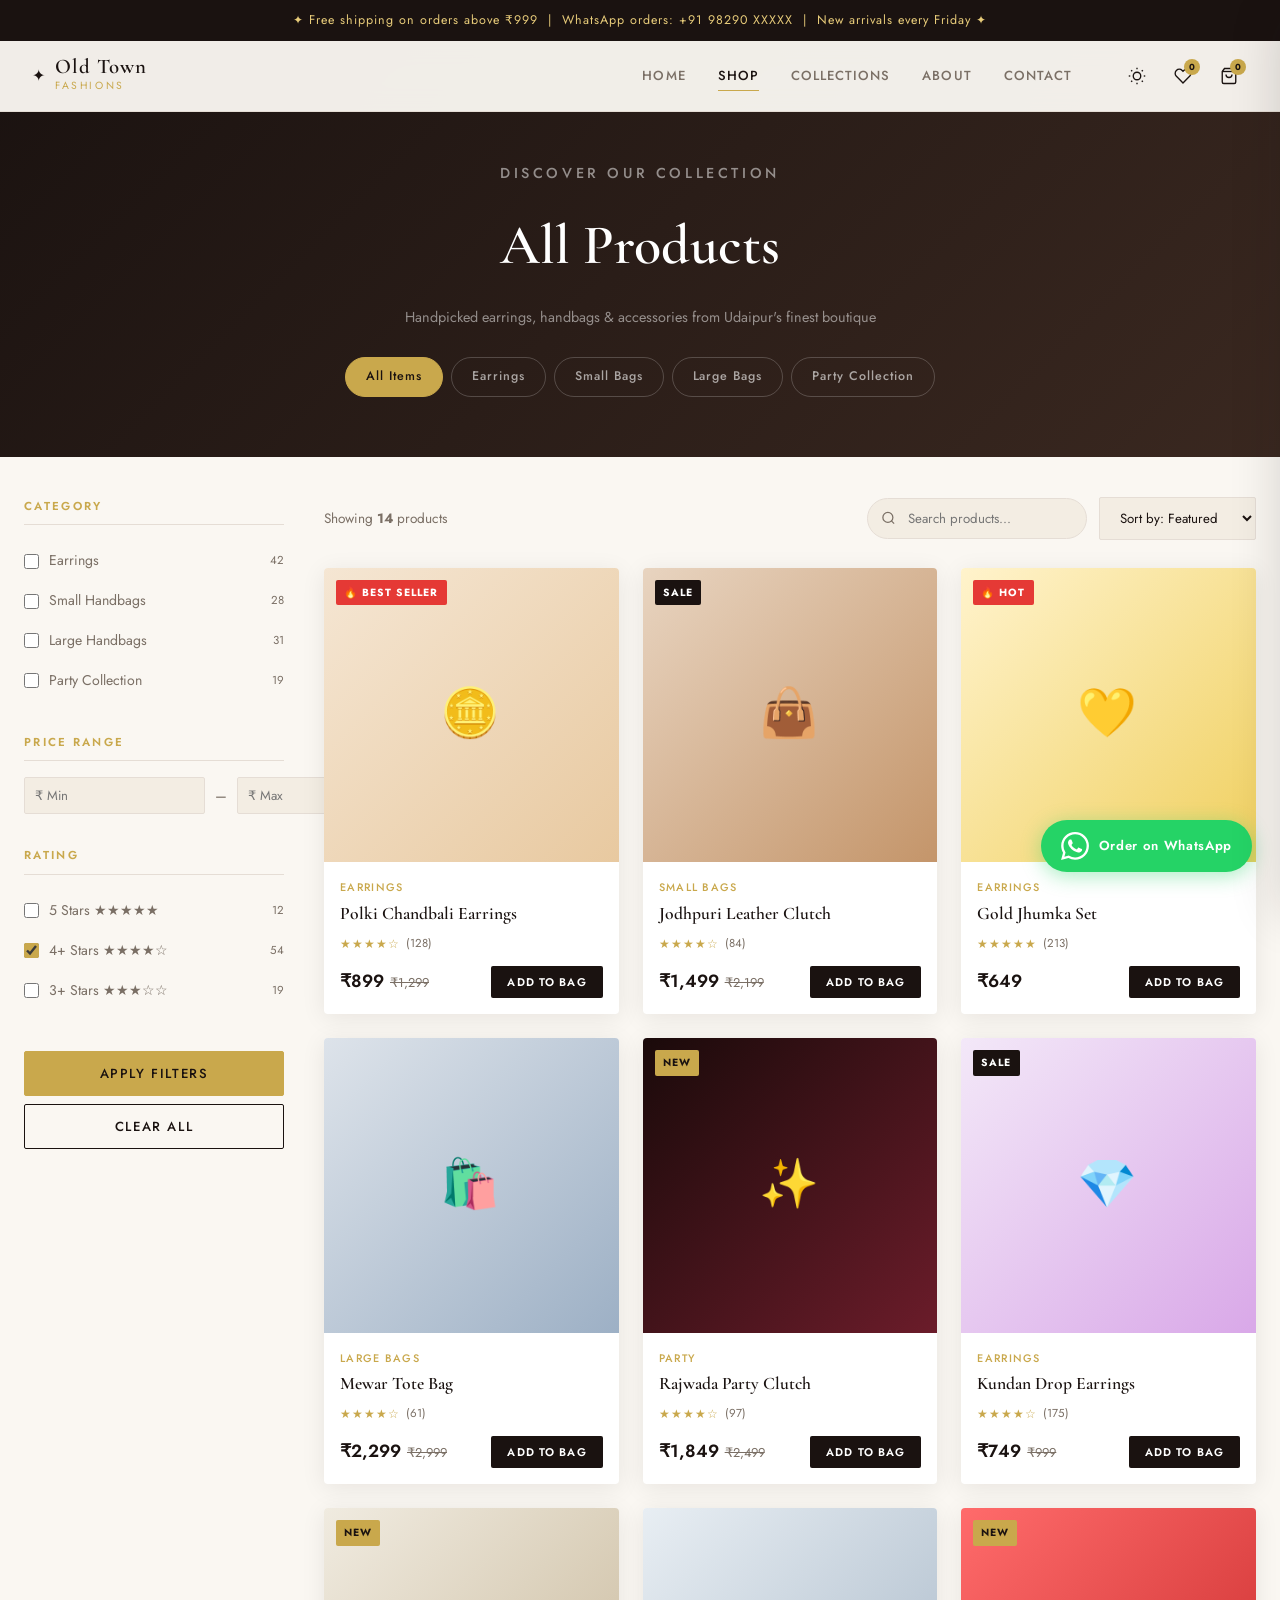
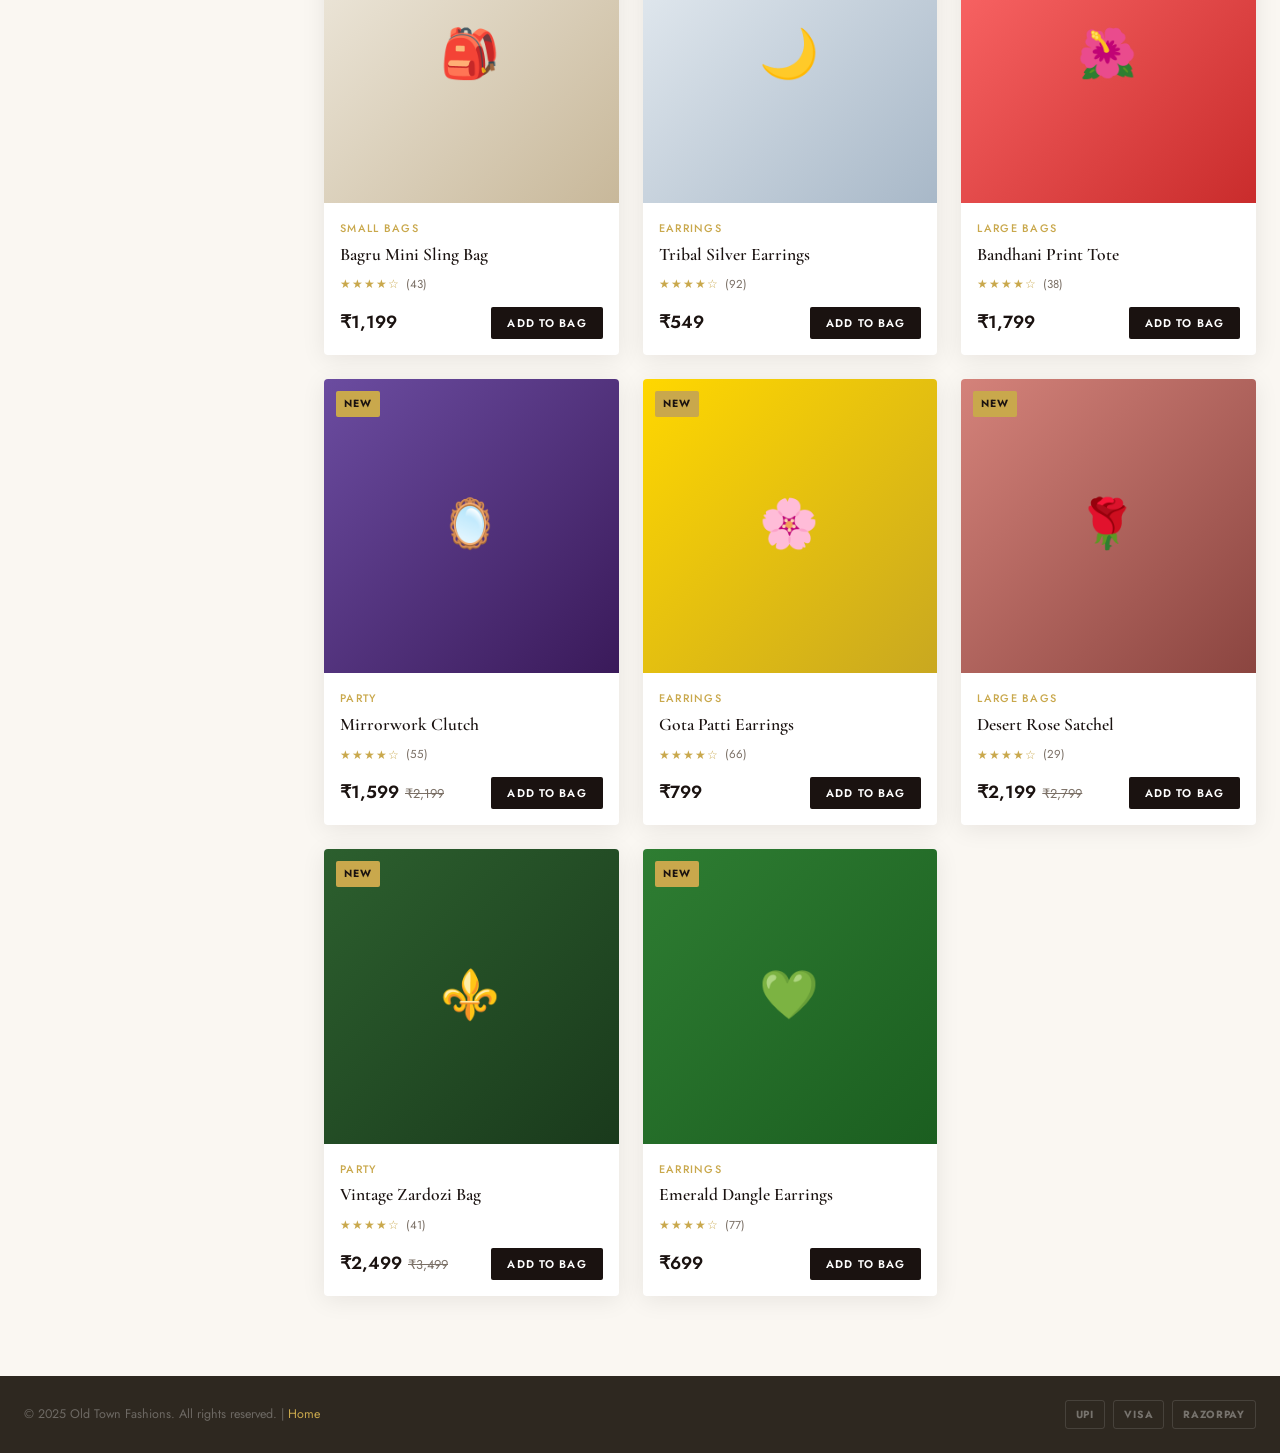
<file: shop.html>
<!DOCTYPE html>
<html lang="en" data-theme="light">
<head>
  <meta charset="UTF-8" />
  <meta name="viewport" content="width=device-width, initial-scale=1.0" />
  <title>Shop – Old Town Fashions | Earrings & Handbags Udaipur</title>
  <meta name="description" content="Browse all earrings, handbags, party wear, and traditional accessories from Old Town Fashions, Udaipur." />
  <link rel="preconnect" href="https://fonts.googleapis.com" />
  <link href="https://fonts.googleapis.com/css2?family=Cormorant+Garamond:ital,wght@0,300;0,400;0,600;0,700;1,300;1,400&family=Jost:wght@300;400;500;600&display=swap" rel="stylesheet" />
  <link rel="stylesheet" href="style.css" />
  <style>
    .shop-layout { display: grid; grid-template-columns: 260px 1fr; gap: 40px; padding: 40px 0 80px; }
    .shop-sidebar { position: sticky; top: 90px; height: fit-content; }
    .filter-group { margin-bottom: 32px; }
    .filter-title {
      font-family: 'Jost', sans-serif;
      font-size: 0.72rem;
      font-weight: 600;
      letter-spacing: 0.2em;
      text-transform: uppercase;
      color: var(--gold);
      margin-bottom: 16px;
      padding-bottom: 8px;
      border-bottom: 1px solid var(--border);
    }
    .filter-option {
      display: flex;
      align-items: center;
      gap: 10px;
      padding: 8px 0;
      cursor: pointer;
      font-size: 0.88rem;
      color: var(--text-muted);
      transition: color var(--transition);
    }
    .filter-option:hover, .filter-option.active { color: var(--text); }
    .filter-option input[type="checkbox"] { accent-color: var(--gold); width: 15px; height: 15px; }
    .filter-count { margin-left: auto; font-size: 0.72rem; color: var(--text-muted); }
    .price-range { display: flex; gap: 10px; align-items: center; }
    .price-input {
      flex: 1;
      padding: 8px 10px;
      background: var(--bg-2);
      border: 1px solid var(--border);
      border-radius: var(--radius);
      font-family: 'Jost', sans-serif;
      font-size: 0.83rem;
      color: var(--text);
      outline: none;
    }
    .price-input:focus { border-color: var(--gold); }
    .shop-header {
      display: flex;
      align-items: center;
      justify-content: space-between;
      margin-bottom: 28px;
      flex-wrap: wrap;
      gap: 16px;
    }
    .shop-count { font-size: 0.85rem; color: var(--text-muted); }
    .shop-controls { display: flex; align-items: center; gap: 12px; }
    .search-wrap { position: relative; }
    .search-input {
      padding: 10px 16px 10px 40px;
      background: var(--bg-2);
      border: 1px solid var(--border);
      border-radius: 40px;
      font-family: 'Jost', sans-serif;
      font-size: 0.83rem;
      color: var(--text);
      outline: none;
      width: 220px;
      transition: border-color var(--transition);
    }
    .search-input:focus { border-color: var(--gold); }
    .search-icon {
      position: absolute;
      left: 14px; top: 50%;
      transform: translateY(-50%);
      color: var(--text-muted);
    }
    .sort-select {
      padding: 10px 16px;
      background: var(--bg-2);
      border: 1px solid var(--border);
      border-radius: var(--radius);
      font-family: 'Jost', sans-serif;
      font-size: 0.83rem;
      color: var(--text);
      outline: none;
      cursor: pointer;
    }
    .shop-page-hero {
      background: linear-gradient(135deg, var(--black) 0%, #3A2820 100%);
      padding: 120px 0 60px;
      text-align: center;
    }
    [data-theme="dark"] .shop-page-hero { background: linear-gradient(135deg, #0E0A09 0%, #1A1210 100%); }
    .shop-page-hero h1 {
      font-family: 'Cormorant Garamond', serif;
      font-size: clamp(2rem, 5vw, 3.5rem);
      font-weight: 600;
      color: var(--white);
      margin-bottom: 12px;
    }
    .shop-page-hero p { color: rgba(255,255,255,0.5); font-size: 0.9rem; }
    .cat-pills {
      display: flex;
      gap: 8px;
      flex-wrap: wrap;
      margin-top: 28px;
      justify-content: center;
    }
    .cat-pill {
      padding: 8px 20px;
      border-radius: 40px;
      border: 1px solid rgba(255,255,255,0.2);
      font-size: 0.78rem;
      font-weight: 500;
      letter-spacing: 0.08em;
      color: rgba(255,255,255,0.6);
      cursor: pointer;
      transition: all var(--transition);
      font-family: 'Jost', sans-serif;
    }
    .cat-pill:hover, .cat-pill.active { background: var(--gold); border-color: var(--gold); color: var(--black); }
    .apply-filter-btn {
      width: 100%;
      margin-top: 8px;
    }
    .mobile-filter-toggle {
      display: none;
    }
    @media (max-width: 900px) {
      .shop-layout { grid-template-columns: 1fr; }
      .shop-sidebar { position: static; }
      .mobile-filter-toggle { display: flex; }
      .sidebar-inner { display: none; }
      .sidebar-inner.open { display: block; }
    }
    @media (max-width: 640px) {
      .search-input { width: 160px; }
      .products-grid { grid-template-columns: repeat(2, 1fr) !important; }
    }
  </style>
</head>
<body>

<div class="announce-bar">
  <span>✦ Free shipping on orders above ₹999 &nbsp;|&nbsp; WhatsApp orders: +91 98290 XXXXX &nbsp;|&nbsp; New arrivals every Friday ✦</span>
</div>

<header class="site-header" id="siteHeader">
  <div class="header-inner">
    <button class="nav-toggle" id="navToggle"><span></span><span></span><span></span></button>
    <a href="index.html" class="brand-logo">
      <span class="logo-ornament">✦</span>
      <div><span class="logo-main">Old Town</span><span class="logo-sub">Fashions</span></div>
    </a>
    <nav class="main-nav" id="mainNav">
      <a href="index.html" class="nav-link">Home</a>
      <a href="shop.html" class="nav-link active">Shop</a>
      <a href="index.html#categories" class="nav-link">Collections</a>
      <a href="about.html" class="nav-link">About</a>
      <a href="contact.html" class="nav-link">Contact</a>
    </nav>
    <div class="header-actions">
      <button class="icon-btn theme-toggle" id="themeToggle">
        <svg class="sun-icon" width="18" height="18" viewBox="0 0 24 24" fill="none" stroke="currentColor" stroke-width="1.8"><circle cx="12" cy="12" r="5"/><line x1="12" y1="1" x2="12" y2="3"/><line x1="12" y1="21" x2="12" y2="23"/><line x1="4.22" y1="4.22" x2="5.64" y2="5.64"/><line x1="18.36" y1="18.36" x2="19.78" y2="19.78"/><line x1="1" y1="12" x2="3" y2="12"/><line x1="21" y1="12" x2="23" y2="12"/><line x1="4.22" y1="19.78" x2="5.64" y2="18.36"/><line x1="18.36" y1="5.64" x2="19.78" y2="4.22"/></svg>
        <svg class="moon-icon" width="18" height="18" viewBox="0 0 24 24" fill="none" stroke="currentColor" stroke-width="1.8"><path d="M21 12.79A9 9 0 1 1 11.21 3 7 7 0 0 0 21 12.79z"/></svg>
      </button>
      <button class="icon-btn wishlist-btn"><svg width="18" height="18" viewBox="0 0 24 24" fill="none" stroke="currentColor" stroke-width="1.8"><path d="M20.84 4.61a5.5 5.5 0 0 0-7.78 0L12 5.67l-1.06-1.06a5.5 5.5 0 0 0-7.78 7.78l1.06 1.06L12 21.23l7.78-7.78 1.06-1.06a5.5 5.5 0 0 0 0-7.78z"/></svg><span class="badge" id="wishlistCount">0</span></button>
      <button class="icon-btn cart-btn" id="cartBtn"><svg width="18" height="18" viewBox="0 0 24 24" fill="none" stroke="currentColor" stroke-width="1.8"><path d="M6 2L3 6v14a2 2 0 0 0 2 2h14a2 2 0 0 0 2-2V6l-3-4z"/><line x1="3" y1="6" x2="21" y2="6"/><path d="M16 10a4 4 0 0 1-8 0"/></svg><span class="badge" id="cartCount">0</span></button>
    </div>
  </div>
</header>
<div class="mobile-overlay" id="mobileOverlay"></div>

<!-- SHOP HERO -->
<div class="shop-page-hero">
  <div class="container">
    <p class="section-eyebrow">Discover Our Collection</p>
    <h1>All Products</h1>
    <p>Handpicked earrings, handbags & accessories from Udaipur's finest boutique</p>
    <div class="cat-pills" id="catPills">
      <span class="cat-pill active" data-cat="all">All Items</span>
      <span class="cat-pill" data-cat="earrings">Earrings</span>
      <span class="cat-pill" data-cat="small-bags">Small Bags</span>
      <span class="cat-pill" data-cat="large-bags">Large Bags</span>
      <span class="cat-pill" data-cat="party">Party Collection</span>
    </div>
  </div>
</div>

<!-- SHOP BODY -->
<div class="container">
  <div class="shop-layout">
    <!-- SIDEBAR -->
    <aside class="shop-sidebar">
      <button class="btn btn-outline-dark mobile-filter-toggle" id="filterToggle" style="margin-bottom:16px; width:100%;">
        ⚙ Filters
      </button>
      <div class="sidebar-inner" id="sidebarInner">
        <div class="filter-group">
          <div class="filter-title">Category</div>
          <label class="filter-option"><input type="checkbox" data-cat="earrings" /> Earrings <span class="filter-count">42</span></label>
          <label class="filter-option"><input type="checkbox" data-cat="small-bags" /> Small Handbags <span class="filter-count">28</span></label>
          <label class="filter-option"><input type="checkbox" data-cat="large-bags" /> Large Handbags <span class="filter-count">31</span></label>
          <label class="filter-option"><input type="checkbox" data-cat="party" /> Party Collection <span class="filter-count">19</span></label>
        </div>
        <div class="filter-group">
          <div class="filter-title">Price Range</div>
          <div class="price-range">
            <input class="price-input" type="number" placeholder="₹ Min" id="priceMin" />
            <span style="color:var(--text-muted)">–</span>
            <input class="price-input" type="number" placeholder="₹ Max" id="priceMax" />
          </div>
        </div>
        <div class="filter-group">
          <div class="filter-title">Rating</div>
          <label class="filter-option"><input type="checkbox" /> 5 Stars ★★★★★ <span class="filter-count">12</span></label>
          <label class="filter-option"><input type="checkbox" checked /> 4+ Stars ★★★★☆ <span class="filter-count">54</span></label>
          <label class="filter-option"><input type="checkbox" /> 3+ Stars ★★★☆☆ <span class="filter-count">19</span></label>
        </div>
        <button class="btn btn-gold apply-filter-btn" onclick="applyFilters()">Apply Filters</button>
        <button class="btn btn-outline-dark apply-filter-btn" style="margin-top:8px;" onclick="clearFilters()">Clear All</button>
      </div>
    </aside>

    <!-- PRODUCT AREA -->
    <div class="shop-main">
      <div class="shop-header">
        <div class="shop-count" id="shopCount">Showing all <strong>14</strong> products</div>
        <div class="shop-controls">
          <div class="search-wrap">
            <svg class="search-icon" width="15" height="15" viewBox="0 0 24 24" fill="none" stroke="currentColor" stroke-width="2"><circle cx="11" cy="11" r="8"/><line x1="21" y1="21" x2="16.65" y2="16.65"/></svg>
            <input class="search-input" type="text" placeholder="Search products..." id="searchInput" />
          </div>
          <select class="sort-select" id="sortSelect">
            <option value="default">Sort by: Featured</option>
            <option value="price-asc">Price: Low to High</option>
            <option value="price-desc">Price: High to Low</option>
            <option value="rating">Top Rated</option>
            <option value="newest">Newest First</option>
          </select>
        </div>
      </div>
      <div class="products-grid" id="shopGrid" style="grid-template-columns: repeat(3, 1fr);"></div>
      <div id="noResults" style="display:none; text-align:center; padding:60px 0; color:var(--text-muted);">
        <p style="font-size:2rem; margin-bottom:12px;">🔍</p>
        <p>No products found. Try a different search or filter.</p>
      </div>
    </div>
  </div>
</div>

<!-- CART DRAWER -->
<div class="cart-drawer" id="cartDrawer">
  <div class="cart-header"><h3>Your Bag</h3><button class="cart-close" id="cartClose">✕</button></div>
  <div class="cart-items" id="cartItems"></div>
  <div class="cart-footer" id="cartFooter" style="display:none">
    <div class="cart-total"><span>Total</span><span id="cartTotal">₹0</span></div>
    <a href="checkout.html" class="btn btn-gold btn-full">Proceed to Checkout</a>
    <p class="cart-note">Free shipping on orders above ₹999</p>
  </div>
</div>
<div class="cart-overlay" id="cartOverlay"></div>

<a href="https://wa.me/919829000000?text=Hi%20Old%20Town%20Fashions!%20I%20want%20to%20place%20an%20order." class="whatsapp-float" target="_blank">
  <svg width="28" height="28" viewBox="0 0 24 24" fill="white"><path d="M17.472 14.382c-.297-.149-1.758-.867-2.03-.967-.273-.099-.471-.148-.67.15-.197.297-.767.966-.94 1.164-.173.199-.347.223-.644.075-.297-.15-1.255-.463-2.39-1.475-.883-.788-1.48-1.761-1.653-2.059-.173-.297-.018-.458.13-.606.134-.133.298-.347.446-.52.149-.174.198-.298.298-.497.099-.198.05-.371-.025-.52-.075-.149-.669-1.612-.916-2.207-.242-.579-.487-.5-.669-.51-.173-.008-.371-.01-.57-.01-.198 0-.52.074-.792.372-.272.297-1.04 1.016-1.04 2.479 0 1.462 1.065 2.875 1.213 3.074.149.198 2.096 3.2 5.077 4.487.709.306 1.262.489 1.694.625.712.227 1.36.195 1.871.118.571-.085 1.758-.719 2.006-1.413.248-.694.248-1.289.173-1.413-.074-.124-.272-.198-.57-.347m-5.421 7.403h-.004a9.87 9.87 0 0 1-5.031-1.378l-.361-.214-3.741.982.998-3.648-.235-.374a9.86 9.86 0 0 1-1.51-5.26c.001-5.45 4.436-9.884 9.888-9.884 2.64 0 5.122 1.03 6.988 2.898a9.825 9.825 0 0 1 2.893 6.994c-.003 5.45-4.437 9.884-9.885 9.884m8.413-18.297A11.815 11.815 0 0 0 12.05 0C5.495 0 .16 5.335.157 11.892c0 2.096.547 4.142 1.588 5.945L.057 24l6.305-1.654a11.882 11.882 0 0 0 5.683 1.448h.005c6.554 0 11.89-5.335 11.893-11.893a11.821 11.821 0 0 0-3.48-8.413Z"/></svg>
  <span>Order on WhatsApp</span>
</a>

<div class="toast" id="toast"></div>

<footer class="site-footer">
  <div class="footer-bottom" style="border-top:none;">
    <div class="container footer-bottom-inner">
      <p>© 2025 Old Town Fashions. All rights reserved. | <a href="index.html" style="color:var(--gold);">Home</a></p>
      <div class="payment-badges">
        <span class="pay-badge">UPI</span><span class="pay-badge">Visa</span><span class="pay-badge">Razorpay</span>
      </div>
    </div>
  </div>
</footer>

<script src="app.js"></script>
<script>
const ALL_PRODUCTS = [
  { id:1, name:"Polki Chandbali Earrings", cat:"earrings", price:899, original:1299, rating:4.9, reviews:128, badge:"best", emoji:"🪙", bg:"linear-gradient(135deg,#F5E6D3,#E8C9A0)", bgDark:"linear-gradient(135deg,#3A2820,#4A3020)" },
  { id:2, name:"Jodhpuri Leather Clutch", cat:"small-bags", price:1499, original:2199, rating:4.8, reviews:84, badge:"sale", emoji:"👜", bg:"linear-gradient(135deg,#E8D4C0,#C4956A)", bgDark:"linear-gradient(135deg,#2E2018,#3A2820)" },
  { id:3, name:"Gold Jhumka Set", cat:"earrings", price:649, original:null, rating:5.0, reviews:213, badge:"hot", emoji:"💛", bg:"linear-gradient(135deg,#FFF3CC,#F0D060)", bgDark:"linear-gradient(135deg,#2E2800,#4A4010)" },
  { id:4, name:"Mewar Tote Bag", cat:"large-bags", price:2299, original:2999, rating:4.7, reviews:61, badge:null, emoji:"🛍️", bg:"linear-gradient(135deg,#DDE3EA,#9DB0C5)", bgDark:"linear-gradient(135deg,#1E2028,#282C38)" },
  { id:5, name:"Rajwada Party Clutch", cat:"party", price:1849, original:2499, rating:4.9, reviews:97, badge:"new", emoji:"✨", bg:"linear-gradient(135deg,#1A0A0A,#6B1C2A)", bgDark:"linear-gradient(135deg,#1A0A0A,#6B1C2A)" },
  { id:6, name:"Kundan Drop Earrings", cat:"earrings", price:749, original:999, rating:4.8, reviews:175, badge:"sale", emoji:"💎", bg:"linear-gradient(135deg,#F3E8F8,#D9A8E8)", bgDark:"linear-gradient(135deg,#1E0A28,#3C1A50)" },
  { id:7, name:"Bagru Mini Sling Bag", cat:"small-bags", price:1199, original:null, rating:4.6, reviews:43, badge:"new", emoji:"🎒", bg:"linear-gradient(135deg,#F0EBE0,#C8B89A)", bgDark:"linear-gradient(135deg,#28200E,#3A300A)" },
  { id:8, name:"Tribal Silver Earrings", cat:"earrings", price:549, original:null, rating:4.7, reviews:92, badge:null, emoji:"🌙", bg:"linear-gradient(135deg,#E8EEF3,#A8B8C8)", bgDark:"linear-gradient(135deg,#0A0E18,#1A2030)" },
  { id:9, name:"Bandhani Print Tote", cat:"large-bags", price:1799, original:null, rating:4.6, reviews:38, badge:"new", emoji:"🌺", bg:"linear-gradient(135deg,#FF6B6B,#C92C2C)", bgDark:"linear-gradient(135deg,#FF6B6B,#C92C2C)" },
  { id:10, name:"Mirrorwork Clutch", cat:"party", price:1599, original:2199, rating:4.8, reviews:55, badge:"new", emoji:"🪞", bg:"linear-gradient(135deg,#6B4CA0,#3A1A5A)", bgDark:"linear-gradient(135deg,#6B4CA0,#3A1A5A)" },
  { id:11, name:"Gota Patti Earrings", cat:"earrings", price:799, original:null, rating:4.9, reviews:66, badge:"new", emoji:"🌸", bg:"linear-gradient(135deg,#FFD700,#C9A820)", bgDark:"linear-gradient(135deg,#2E2800,#4A4010)" },
  { id:12, name:"Desert Rose Satchel", cat:"large-bags", price:2199, original:2799, rating:4.7, reviews:29, badge:"new", emoji:"🌹", bg:"linear-gradient(135deg,#D4827A,#8B4540)", bgDark:"linear-gradient(135deg,#D4827A,#8B4540)" },
  { id:13, name:"Vintage Zardozi Bag", cat:"party", price:2499, original:3499, rating:4.9, reviews:41, badge:"new", emoji:"⚜️", bg:"linear-gradient(135deg,#2C5F2E,#1A3A1C)", bgDark:"linear-gradient(135deg,#2C5F2E,#1A3A1C)" },
  { id:14, name:"Emerald Dangle Earrings", cat:"earrings", price:699, original:null, rating:4.7, reviews:77, badge:"new", emoji:"💚", bg:"linear-gradient(135deg,#2E7D32,#1B5E20)", bgDark:"linear-gradient(135deg,#2E7D32,#1B5E20)" },
];

let activeFilter = 'all';
let searchQ = '';

function renderShopGrid(products) {
  const grid = document.getElementById('shopGrid');
  const noR = document.getElementById('noResults');
  const cnt = document.getElementById('shopCount');
  if (!products.length) {
    grid.innerHTML = '';
    if (noR) noR.style.display = 'block';
    if (cnt) cnt.innerHTML = `Showing <strong>0</strong> products`;
    return;
  }
  if (noR) noR.style.display = 'none';
  if (cnt) cnt.innerHTML = `Showing <strong>${products.length}</strong> products`;
  grid.innerHTML = products.map(p => {
    const isDark = document.documentElement.getAttribute('data-theme') === 'dark';
    const bg = isDark && p.bgDark ? p.bgDark : p.bg;
    const badgeMap = { best:['badge-hot','🔥 Best Seller'], new:['badge-new','New'], hot:['badge-hot','🔥 Hot'], sale:['badge-sale','Sale'] };
    const [bcls, blbl] = p.badge && badgeMap[p.badge] ? badgeMap[p.badge] : [];
    return `<div class="product-card fade-up" data-id="${p.id}">
      <div class="product-img">
        <div class="product-placeholder" style="background:${bg};"><span style="font-size:3rem;">${p.emoji}</span></div>
        ${p.badge ? `<div class="product-badges"><span class="badge-tag ${bcls}">${blbl}</span></div>` : ''}
        <div class="product-actions">
          <button class="product-action-btn wishlist-toggle" data-id="${p.id}" title="Wishlist"><svg width="15" height="15" viewBox="0 0 24 24" fill="none" stroke="currentColor" stroke-width="2"><path d="M20.84 4.61a5.5 5.5 0 0 0-7.78 0L12 5.67l-1.06-1.06a5.5 5.5 0 0 0-7.78 7.78l1.06 1.06L12 21.23l7.78-7.78 1.06-1.06a5.5 5.5 0 0 0 0-7.78z"/></svg></button>
        </div>
      </div>
      <div class="product-info">
        <div class="product-cat">${p.cat.replace('-',' ')}</div>
        <div class="product-name">${p.name}</div>
        <div class="product-rating"><span class="stars">${'★'.repeat(Math.floor(p.rating))}${'☆'.repeat(5-Math.floor(p.rating))}</span><span class="rating-count">(${p.reviews})</span></div>
        <div class="product-footer">
          <div class="price-wrap"><span class="price">₹${p.price.toLocaleString('en-IN')}</span>${p.original?`<span class="price-original">₹${p.original.toLocaleString('en-IN')}</span>`:''}</div>
          <button class="add-to-cart" data-id="${p.id}">Add to Bag</button>
        </div>
      </div>
    </div>`;
  }).join('');
  document.querySelectorAll('.fade-up').forEach(el => setTimeout(()=>el.classList.add('visible'), 50));
}

function getFiltered() {
  let res = [...ALL_PRODUCTS];
  if (activeFilter !== 'all') res = res.filter(p => p.cat === activeFilter);
  if (searchQ) res = res.filter(p => p.name.toLowerCase().includes(searchQ.toLowerCase()));
  const min = parseInt(document.getElementById('priceMin')?.value || 0);
  const max = parseInt(document.getElementById('priceMax')?.value || 99999);
  if (min) res = res.filter(p => p.price >= min);
  if (max < 99999) res = res.filter(p => p.price <= max);
  const sort = document.getElementById('sortSelect')?.value || 'default';
  if (sort === 'price-asc') res.sort((a,b)=>a.price-b.price);
  else if (sort === 'price-desc') res.sort((a,b)=>b.price-a.price);
  else if (sort === 'rating') res.sort((a,b)=>b.rating-a.rating);
  return res;
}

function applyFilters() { renderShopGrid(getFiltered()); }
function clearFilters() {
  activeFilter = 'all';
  searchQ = '';
  document.getElementById('searchInput').value = '';
  document.getElementById('priceMin').value = '';
  document.getElementById('priceMax').value = '';
  document.getElementById('sortSelect').value = 'default';
  document.querySelectorAll('.cat-pill').forEach(p => p.classList.toggle('active', p.dataset.cat === 'all'));
  renderShopGrid(ALL_PRODUCTS);
}

// Pill filters
document.querySelectorAll('.cat-pill').forEach(pill => {
  pill.addEventListener('click', () => {
    activeFilter = pill.dataset.cat;
    document.querySelectorAll('.cat-pill').forEach(p => p.classList.remove('active'));
    pill.classList.add('active');
    renderShopGrid(getFiltered());
  });
});

// Search
document.getElementById('searchInput')?.addEventListener('input', e => {
  searchQ = e.target.value;
  renderShopGrid(getFiltered());
});

// Sort
document.getElementById('sortSelect')?.addEventListener('change', () => renderShopGrid(getFiltered()));

// Mobile filter
document.getElementById('filterToggle')?.addEventListener('click', () => {
  document.getElementById('sidebarInner')?.classList.toggle('open');
});

// Check URL params
const urlCat = new URLSearchParams(window.location.search).get('cat');
if (urlCat) {
  activeFilter = urlCat;
  document.querySelectorAll('.cat-pill').forEach(p => p.classList.toggle('active', p.dataset.cat === urlCat));
}

document.addEventListener('DOMContentLoaded', () => {
  renderShopGrid(getFiltered());
});
</script>
</body>
</html>
</file>
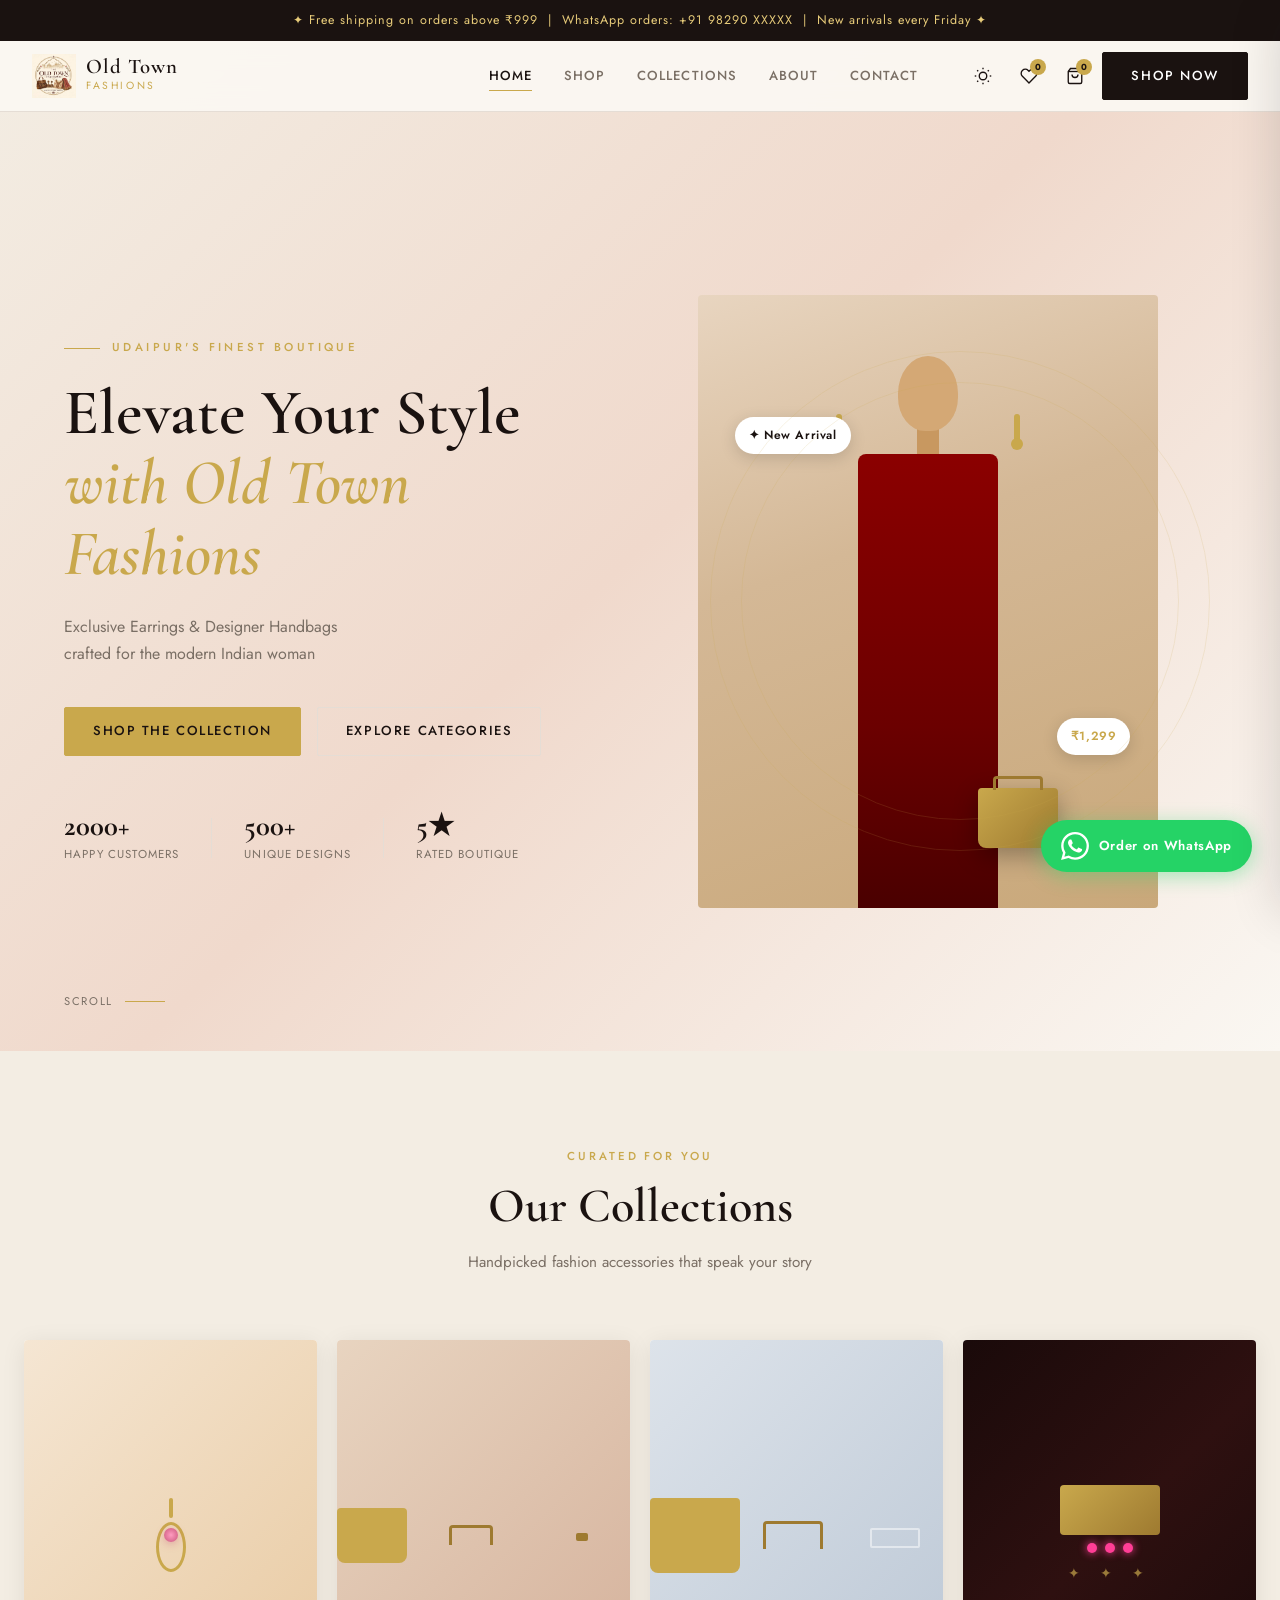
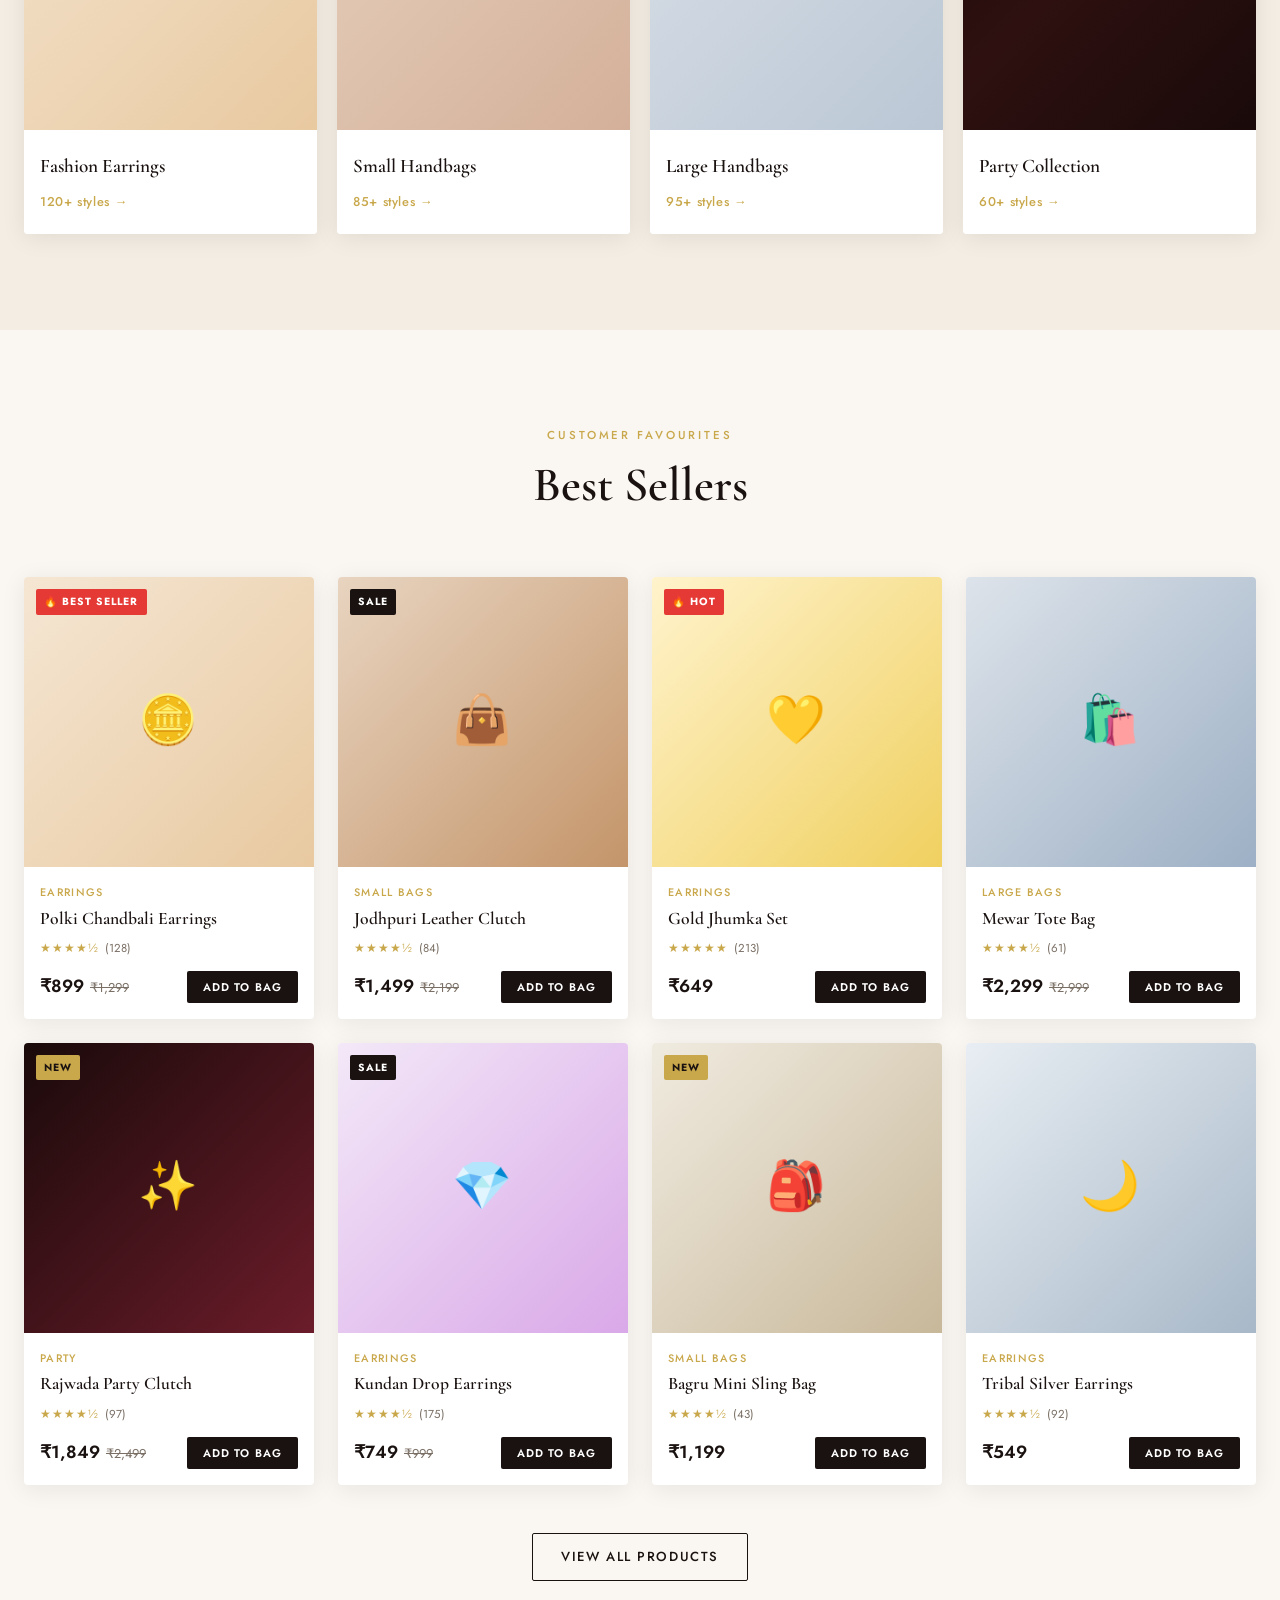
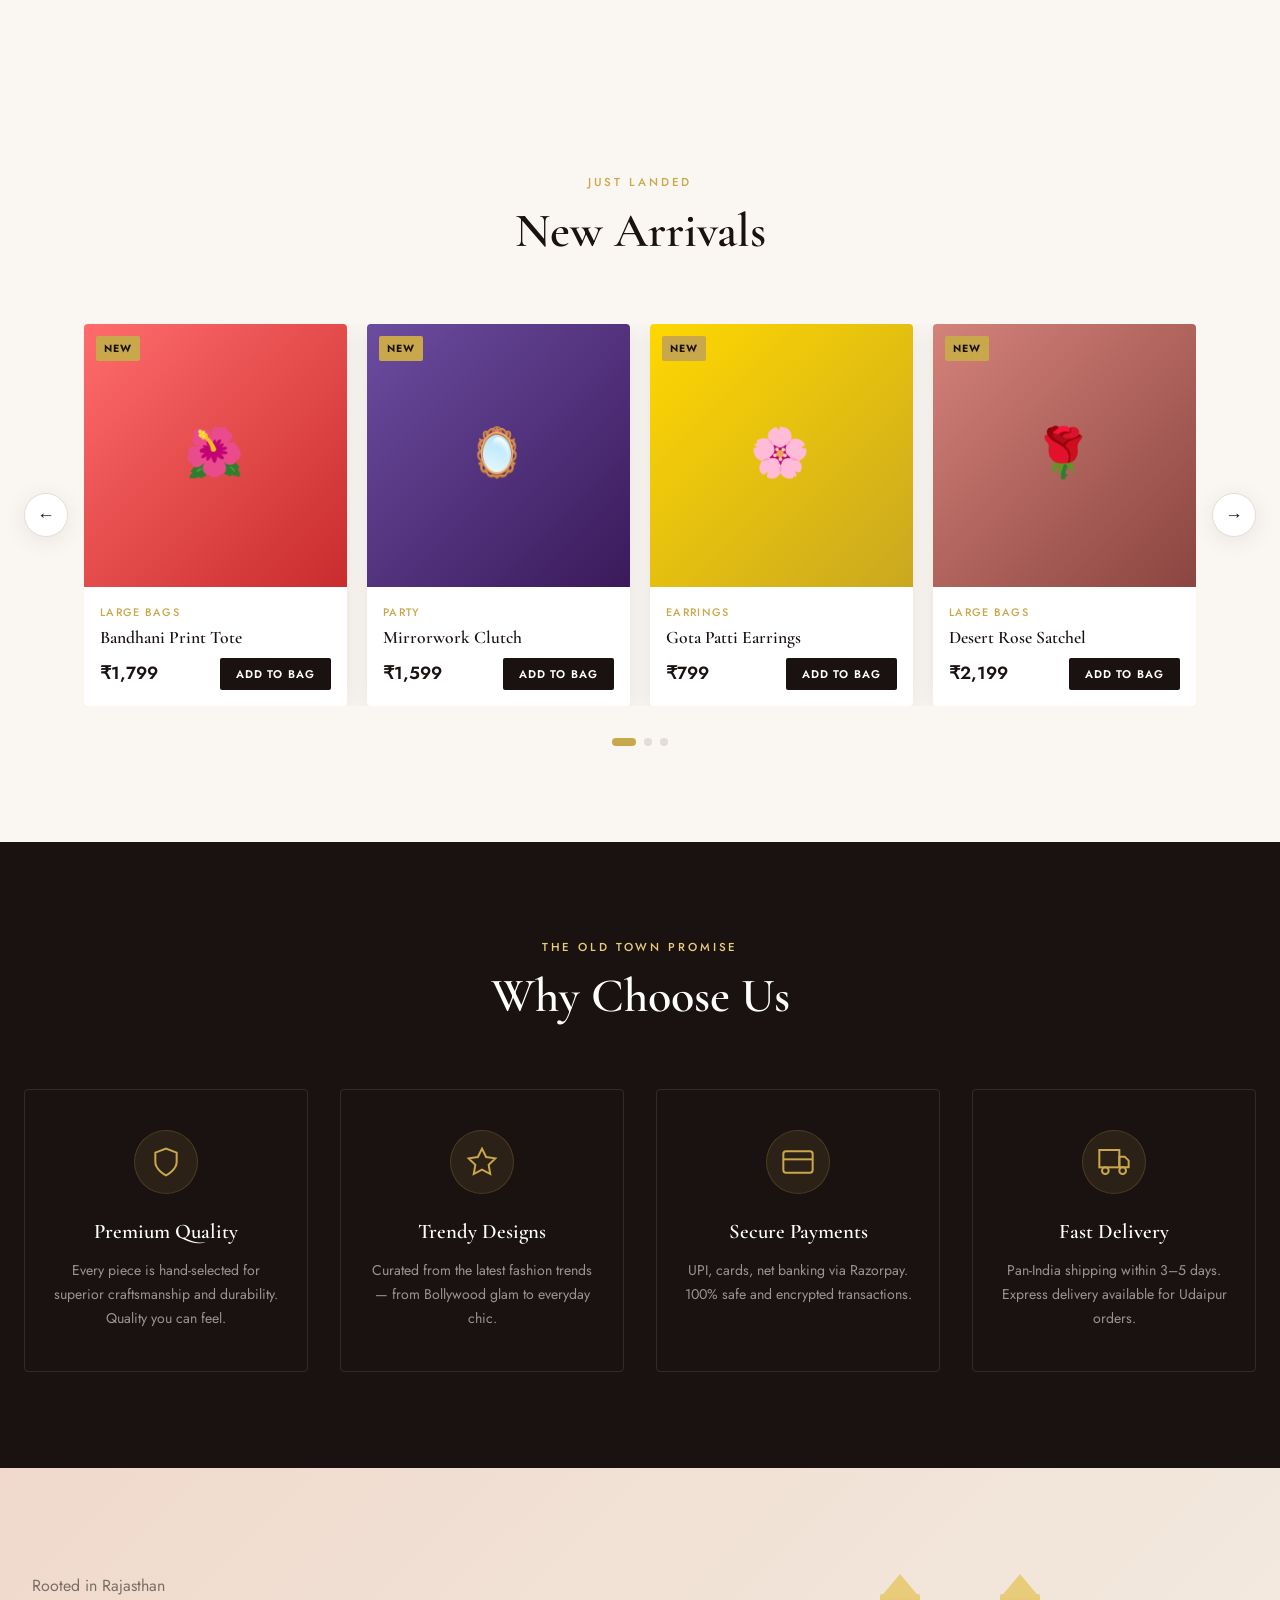
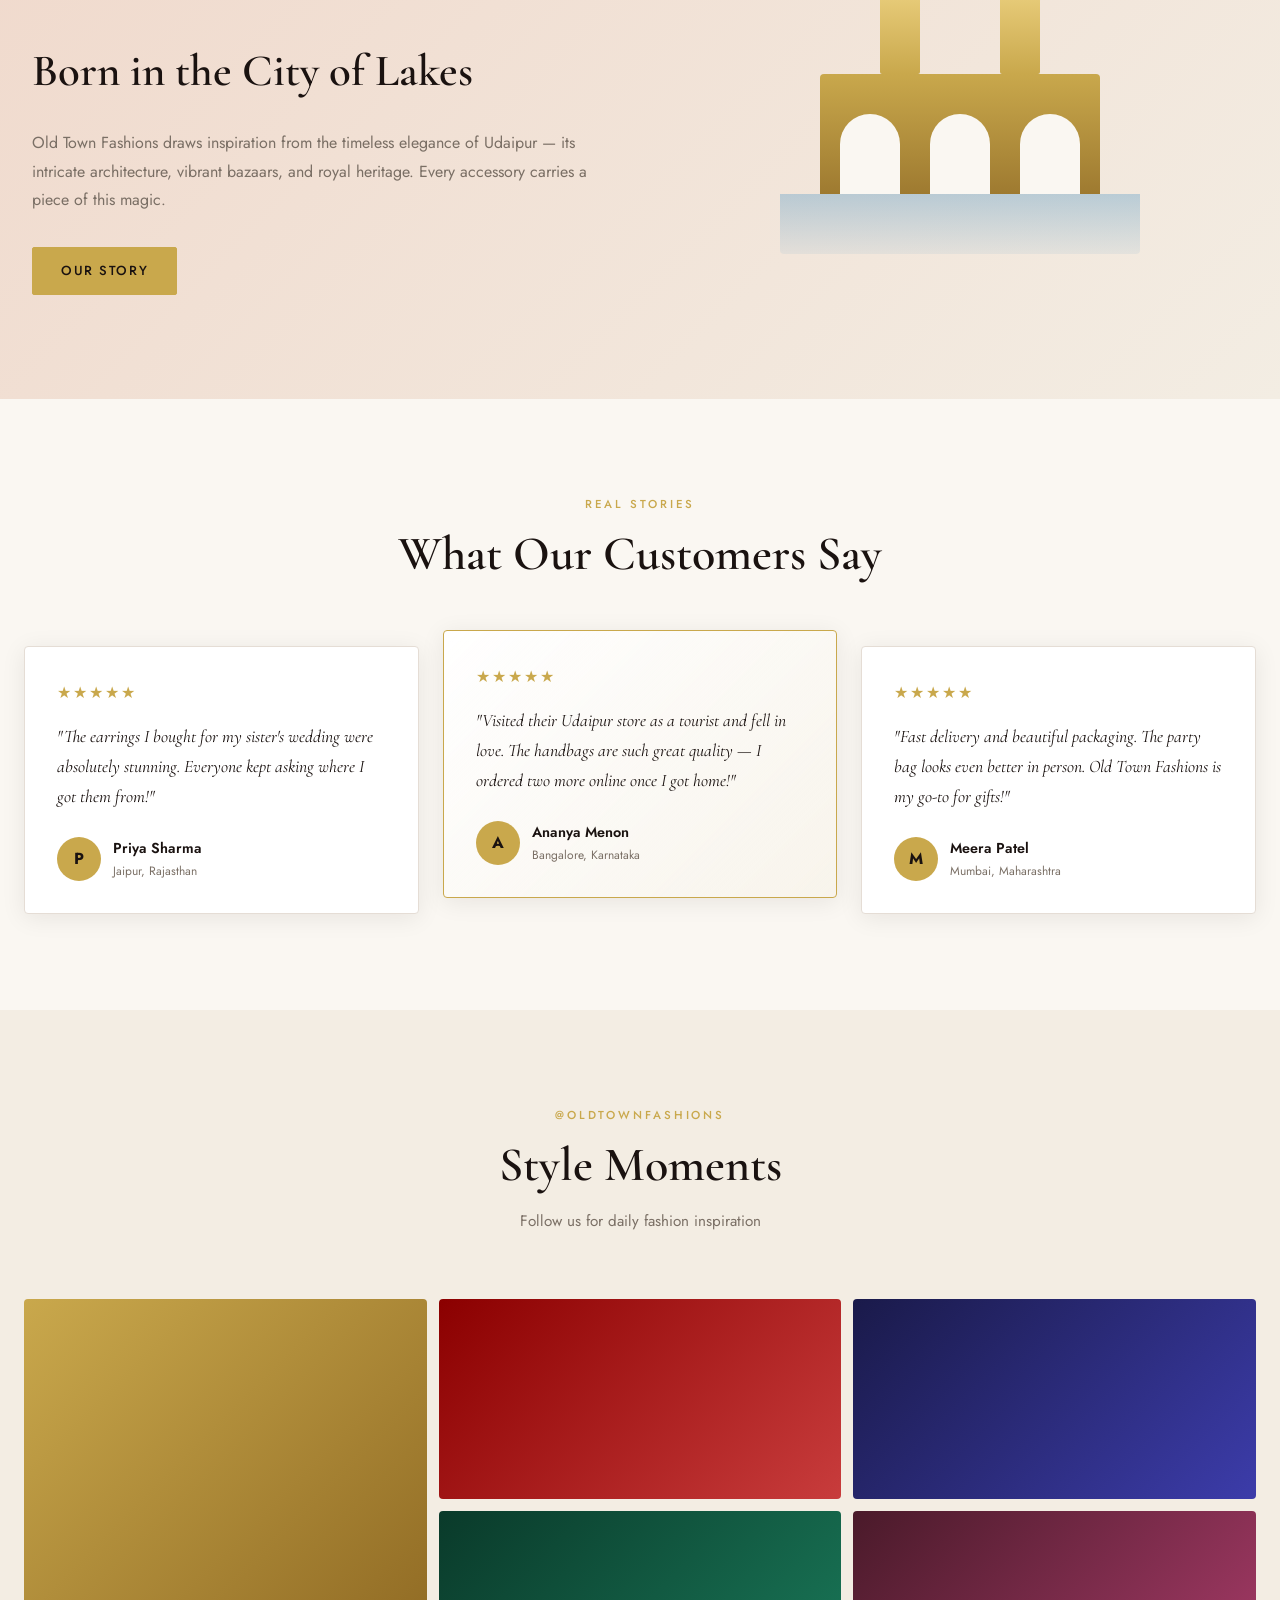
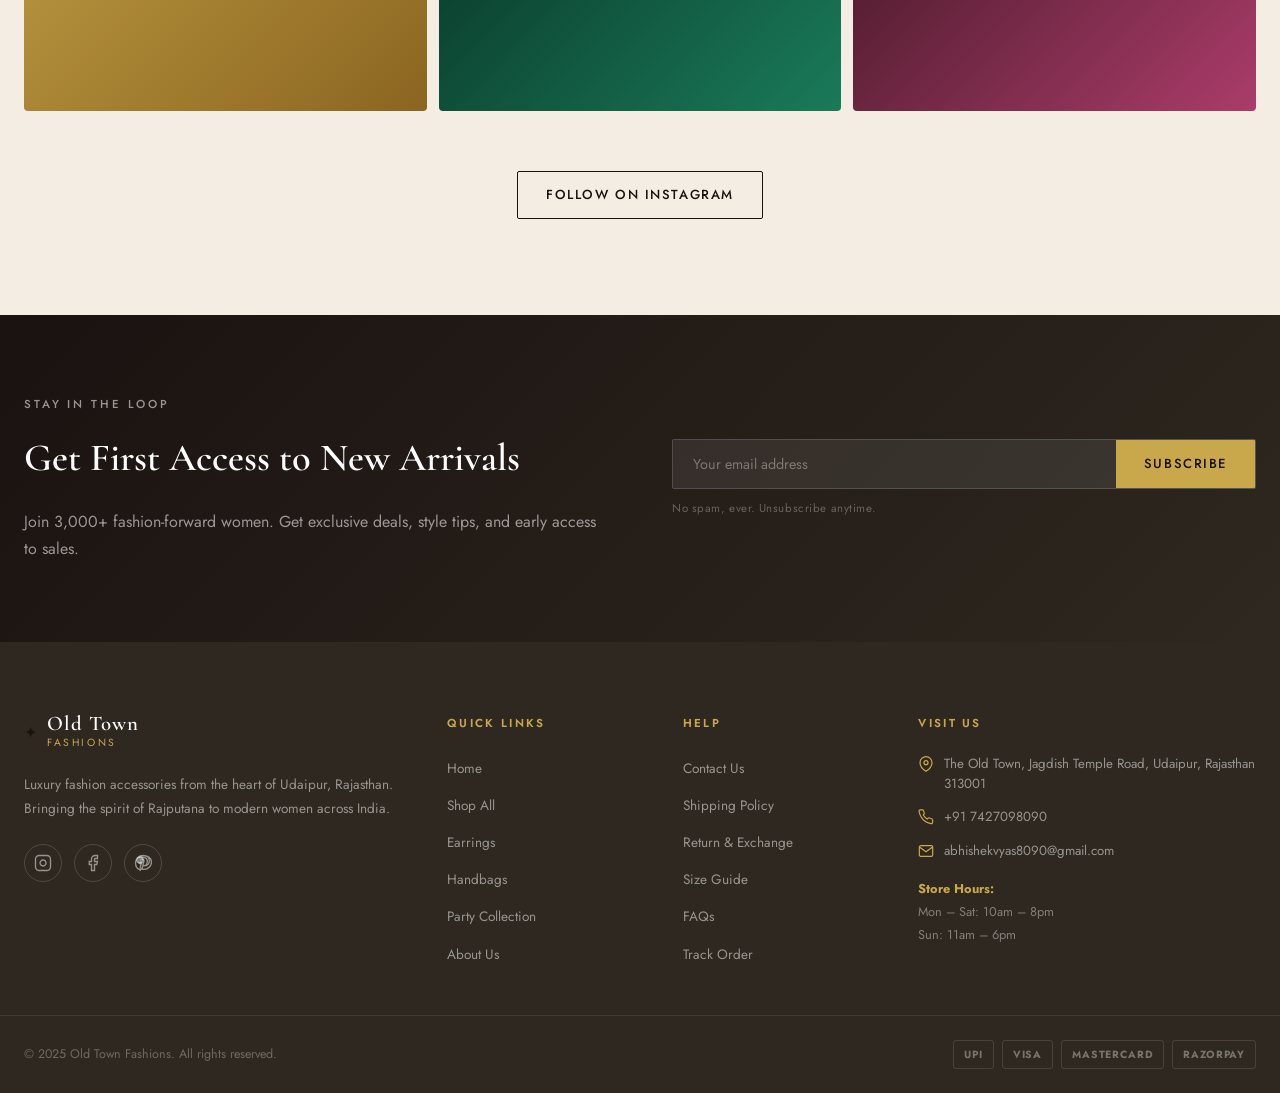
<file: theoldtown.html>
<!DOCTYPE html>
<html lang="en" data-theme="light">
<head>
  <meta charset="UTF-8" />
  <meta name="viewport" content="width=device-width, initial-scale=1.0" />
  <title>Old Town Fashions – Earrings & Designer Handbags | Udaipur</title>
  <meta name="description" content="Old Town Fashions – Luxury earrings, designer handbags, and ethnic accessories from the heart of Udaipur, Rajasthan. Shop online across India." />
  <link rel="preconnect" href="https://fonts.googleapis.com" />
  <link href="https://fonts.googleapis.com/css2?family=Cormorant+Garamond:ital,wght@0,300;0,400;0,600;0,700;1,300;1,400&family=Jost:wght@300;400;500;600&display=swap" rel="stylesheet" />
  
  <style>/* ============================================
   OLD TOWN FASHIONS — Premium CSS
   Palette: Ivory #FAF7F2, Gold #C9A84C, Black #1A1210, Blush #F0D9CC
   Type: Cormorant Garamond (display) + Jost (body)
   ============================================ */

:root {
  --ivory: #FAF7F2;
  --ivory-2: #F3EDE3;
  --gold: #C9A84C;
  --gold-light: #E8CC7A;
  --gold-dark: #9E7A30;
  --black: #1A1210;
  --charcoal: #2E2820;
  --warm-grey: #8A7F74;
  --blush: #F0D9CC;
  --white: #FFFFFF;
  --text: #1A1210;
  --text-muted: #7A6F65;
  --bg: #FAF7F2;
  --bg-2: #F3EDE3;
  --card-bg: #FFFFFF;
  --border: #E5DDD5;
  --header-bg: rgba(250,247,242,0.96);
  --shadow: 0 4px 24px rgba(26,18,16,0.08);
  --shadow-hover: 0 12px 48px rgba(26,18,16,0.16);
  --radius: 2px;
  --radius-lg: 4px;
  --transition: 0.3s cubic-bezier(0.4,0,0.2,1);
}

[data-theme="dark"] {
  --ivory: #1A1210;
  --ivory-2: #241E1B;
  --black: #FAF7F2;
  --charcoal: #E8DDD5;
  --warm-grey: #A89F95;
  --blush: #3A2820;
  --text: #FAF7F2;
  --text-muted: #A89F95;
  --bg: #1A1210;
  --bg-2: #241E1B;
  --card-bg: #2E2820;
  --border: #3A302A;
  --header-bg: rgba(26,18,16,0.96);
  --shadow: 0 4px 24px rgba(0,0,0,0.3);
  --shadow-hover: 0 12px 48px rgba(0,0,0,0.5);
}

*, *::before, *::after { box-sizing: border-box; margin: 0; padding: 0; }

html { scroll-behavior: smooth; font-size: 16px; }

body {
  font-family: 'Jost', sans-serif;
  background: var(--bg);
  color: var(--text);
  line-height: 1.7;
  overflow-x: hidden;
  transition: background var(--transition), color var(--transition);
}

a { color: inherit; text-decoration: none; }
img { max-width: 100%; display: block; }
button { cursor: pointer; font-family: inherit; border: none; background: none; }

.container { max-width: 1280px; margin: 0 auto; padding: 0 24px; }

/* ── ANNOUNCE BAR ── */
.announce-bar {
  background: var(--black);
  color: var(--gold-light);
  text-align: center;
  padding: 10px 16px;
  font-family: 'Jost', sans-serif;
  font-size: 0.78rem;
  letter-spacing: 0.08em;
  font-weight: 400;
  overflow: hidden;
}
.announce-bar span {
  display: inline-block;
  animation: ticker 30s linear infinite;
  white-space: nowrap;
}
@keyframes ticker {
  0% { transform: translateX(100vw); }
  100% { transform: translateX(-100%); }
}

/* ── HEADER ── */
.site-header {
  position: fixed;
  top: 40px;
  left: 0; right: 0;
  z-index: 900;
  background: var(--header-bg);
  backdrop-filter: blur(12px);
  -webkit-backdrop-filter: blur(12px);
  border-bottom: 1px solid var(--border);
  transition: top var(--transition), box-shadow var(--transition);
}
.site-header.scrolled { top: 0; box-shadow: var(--shadow); }

.header-inner {
  display: flex;
  align-items: center;
  gap: 24px;
  padding: 0 32px;
  height: 70px;
}

.brand-logo {
  display: flex;
  align-items: center;
  gap: 10px;
  text-decoration: none;
  flex-shrink: 0;
}
.brand-logo-img {
  display: block;
  width: 44px;
  height: auto;
  object-fit: contain;
}
.logo-text {
  display: flex;
  flex-direction: column;
  line-height: 1;
}
.logo-main {
  display: block;
  font-family: 'Cormorant Garamond', serif;
  font-size: 1.3rem;
  font-weight: 600;
  line-height: 1;
  color: var(--text);
  letter-spacing: 0.05em;
}
.logo-sub {
  display: block;
  font-family: 'Jost', sans-serif;
  font-size: 0.65rem;
  letter-spacing: 0.25em;
  text-transform: uppercase;
  color: var(--gold);
  line-height: 1.6;
}

.main-nav {
  display: flex;
  gap: 4px;
  margin-left: auto;
}
.nav-link {
  font-family: 'Jost', sans-serif;
  font-size: 0.82rem;
  font-weight: 500;
  letter-spacing: 0.08em;
  text-transform: uppercase;
  color: var(--text-muted);
  padding: 8px 14px;
  border-radius: var(--radius);
  transition: color var(--transition);
  position: relative;
}
.nav-link::after {
  content: '';
  position: absolute;
  bottom: 4px; left: 14px; right: 14px;
  height: 1px;
  background: var(--gold);
  transform: scaleX(0);
  transition: transform var(--transition);
  transform-origin: left;
}
.nav-link:hover, .nav-link.active { color: var(--text); }
.nav-link:hover::after, .nav-link.active::after { transform: scaleX(1); }

.header-actions {
  display: flex;
  align-items: center;
  gap: 8px;
  margin-left: 8px;
}

.icon-btn {
  width: 38px; height: 38px;
  display: flex; align-items: center; justify-content: center;
  border-radius: 50%;
  color: var(--text);
  transition: background var(--transition), color var(--transition);
  position: relative;
}
.icon-btn:hover { background: var(--bg-2); }

.badge {
  position: absolute;
  top: 2px; right: 2px;
  background: var(--gold);
  color: var(--black);
  font-size: 0.55rem;
  font-weight: 700;
  width: 16px; height: 16px;
  border-radius: 50%;
  display: flex; align-items: center; justify-content: center;
  line-height: 1;
}

.theme-toggle .moon-icon { display: none; }
[data-theme="dark"] .theme-toggle .sun-icon { display: none; }
[data-theme="dark"] .theme-toggle .moon-icon { display: block; }

.header-cta {
  display: none;
}
@media (min-width: 1024px) {
  .header-cta { display: inline-flex; }
}

.nav-toggle {
  display: flex;
  flex-direction: column;
  gap: 5px;
  padding: 4px;
  width: 36px;
  height: 36px;
  justify-content: center;
}
.nav-toggle span {
  display: block;
  width: 22px;
  height: 1.5px;
  background: var(--text);
  transition: transform var(--transition), opacity var(--transition);
}
.nav-toggle.open span:nth-child(1) { transform: rotate(45deg) translate(4px, 4px); }
.nav-toggle.open span:nth-child(2) { opacity: 0; }
.nav-toggle.open span:nth-child(3) { transform: rotate(-45deg) translate(4px, -4px); }

@media (min-width: 1024px) {
  .nav-toggle { display: none; }
}

/* ── MOBILE NAV ── */
@media (max-width: 1023px) {
  .main-nav {
    position: fixed;
    top: 0; right: 0; bottom: 0;
    width: 280px;
    background: var(--card-bg);
    flex-direction: column;
    padding: 100px 32px 32px;
    gap: 4px;
    transform: translateX(100%);
    transition: transform var(--transition);
    z-index: 800;
    box-shadow: var(--shadow-hover);
    margin-left: 0;
  }
  .main-nav.open { transform: translateX(0); }
  .nav-link { font-size: 1rem; padding: 12px 0; }
}

.mobile-overlay {
  position: fixed;
  inset: 0;
  background: rgba(26,18,16,0.5);
  z-index: 799;
  opacity: 0;
  pointer-events: none;
  transition: opacity var(--transition);
}
.mobile-overlay.active { opacity: 1; pointer-events: all; }

/* ── BUTTONS ── */
.btn {
  display: inline-flex;
  align-items: center;
  justify-content: center;
  gap: 8px;
  padding: 12px 28px;
  font-family: 'Jost', sans-serif;
  font-size: 0.82rem;
  font-weight: 500;
  letter-spacing: 0.12em;
  text-transform: uppercase;
  border-radius: var(--radius);
  transition: all var(--transition);
  cursor: pointer;
  white-space: nowrap;
  border: 1.5px solid transparent;
}
.btn-gold {
  background: var(--gold);
  color: var(--black);
  border-color: var(--gold);
}
.btn-gold:hover { background: var(--gold-dark); border-color: var(--gold-dark); transform: translateY(-1px); box-shadow: 0 6px 20px rgba(201,168,76,0.4); }

.btn-primary {
  background: var(--black);
  color: var(--white);
  border-color: var(--black);
}
.btn-primary:hover { background: var(--charcoal); }

.btn-outline-dark {
  background: transparent;
  color: var(--text);
  border-color: var(--text);
}
.btn-outline-dark:hover { background: var(--text); color: var(--bg); }

.btn-outline-light {
  background: transparent;
  color: var(--white);
  border-color: rgba(255,255,255,0.6);
}
.btn-outline-light:hover { background: rgba(255,255,255,0.15); border-color: white; }

.btn-full { width: 100%; }

/* ── SECTION DEFAULTS ── */
.section { padding: 96px 0; }

.section-header {
  text-align: center;
  margin-bottom: 64px;
}

.section-eyebrow {
  font-family: 'Jost', sans-serif;
  font-size: 0.72rem;
  font-weight: 500;
  letter-spacing: 0.25em;
  text-transform: uppercase;
  color: var(--gold);
  margin-bottom: 12px;
}

.section-title {
  font-family: 'Cormorant Garamond', serif;
  font-size: clamp(2rem, 4vw, 3rem);
  font-weight: 600;
  color: var(--text);
  line-height: 1.15;
  margin-bottom: 16px;
}

.section-desc {
  font-size: 0.95rem;
  color: var(--text-muted);
  max-width: 520px;
  margin: 0 auto;
}

.section-cta {
  text-align: center;
  margin-top: 48px;
}

/* ── HERO ── */
.hero {
  min-height: 100vh;
  display: grid;
  grid-template-columns: 1fr 1fr;
  align-items: center;
  position: relative;
  overflow: hidden;
  padding-top: 110px;
}

.hero-bg {
  position: absolute;
  inset: 0;
  background: linear-gradient(135deg, var(--ivory-2) 0%, var(--blush) 50%, var(--ivory) 100%);
  z-index: 0;
}

[data-theme="dark"] .hero-bg {
  background: linear-gradient(135deg, #1A1210 0%, #2E1E18 50%, #1A1210 100%);
}

.hero-content {
  position: relative;
  z-index: 2;
  padding: 60px 48px 60px 64px;
}

.hero-eyebrow {
  font-family: 'Jost', sans-serif;
  font-size: 0.72rem;
  font-weight: 500;
  letter-spacing: 0.3em;
  text-transform: uppercase;
  color: var(--gold);
  margin-bottom: 20px;
  display: flex;
  align-items: center;
  gap: 12px;
}
.hero-eyebrow::before {
  content: '';
  display: inline-block;
  width: 36px;
  height: 1px;
  background: var(--gold);
}

.hero-headline {
  font-family: 'Cormorant Garamond', serif;
  font-size: clamp(2.8rem, 5vw, 4.5rem);
  font-weight: 600;
  line-height: 1.1;
  color: var(--text);
  margin-bottom: 24px;
}
.hero-headline em {
  font-style: italic;
  color: var(--gold);
}

.hero-sub {
  font-size: 1rem;
  color: var(--text-muted);
  line-height: 1.7;
  margin-bottom: 40px;
}

.hero-actions {
  display: flex;
  flex-wrap: wrap;
  gap: 16px;
  margin-bottom: 56px;
}
.hero-actions .btn-outline-light {
  color: var(--text);
  border-color: var(--border);
}
.hero-actions .btn-outline-light:hover {
  background: var(--bg-2);
  border-color: var(--text);
  color: var(--text);
}

.hero-stats {
  display: flex;
  align-items: center;
  gap: 32px;
}
.stat { display: flex; flex-direction: column; }
.stat-num {
  font-family: 'Cormorant Garamond', serif;
  font-size: 1.8rem;
  font-weight: 700;
  color: var(--text);
  line-height: 1;
}
.stat-label {
  font-size: 0.72rem;
  letter-spacing: 0.1em;
  text-transform: uppercase;
  color: var(--text-muted);
  margin-top: 4px;
}
.stat-divider {
  width: 1px;
  height: 40px;
  background: var(--border);
}

.hero-visual {
  position: relative;
  z-index: 2;
  display: flex;
  align-items: center;
  justify-content: center;
  padding: 60px 64px 60px 0;
  height: 100vh;
}

.hero-img-frame {
  width: 100%;
  max-width: 460px;
  aspect-ratio: 3/4;
  position: relative;
  border-radius: var(--radius-lg);
  overflow: hidden;
}

.hero-img-placeholder {
  width: 100%;
  height: 100%;
  background: linear-gradient(160deg, #E8D5C0 0%, #D4B896 40%, #C9A87A 100%);
  display: flex;
  align-items: center;
  justify-content: center;
  position: relative;
}
[data-theme="dark"] .hero-img-placeholder {
  background: linear-gradient(160deg, #3A2820 0%, #4A3428 40%, #5A4035 100%);
}

.placeholder-fashion {
  position: relative;
  width: 100%;
  height: 100%;
}

/* Model silhouette */
.model-silhouette {
  position: absolute;
  bottom: 0;
  left: 50%;
  transform: translateX(-50%);
  width: 200px;
  height: 90%;
  display: flex;
  flex-direction: column;
  align-items: center;
}
.model-head {
  width: 60px; height: 75px;
  background: #D4A875;
  border-radius: 50% 50% 45% 45%;
  position: relative;
  z-index: 2;
  flex-shrink: 0;
}
.model-neck {
  width: 22px; height: 30px;
  background: #C89860;
  margin-top: -5px;
  flex-shrink: 0;
}
.model-body {
  width: 140px;
  flex: 1;
  background: linear-gradient(180deg, #8B0000 0%, #6B0000 60%, #4A0000 100%);
  border-radius: 8px 8px 0 0;
  position: relative;
  margin-top: -2px;
}
.model-earring {
  position: absolute;
  top: -40px;
  width: 6px; height: 28px;
  background: var(--gold);
  border-radius: 3px;
}
.model-earring.left { left: -22px; }
.model-earring.right { right: -22px; }
.model-earring::after {
  content: '';
  position: absolute;
  bottom: -8px; left: 50%;
  transform: translateX(-50%);
  width: 12px; height: 12px;
  background: var(--gold);
  border-radius: 50%;
}
.model-bag {
  width: 80px; height: 60px;
  background: linear-gradient(135deg, var(--gold) 0%, var(--gold-dark) 100%);
  border-radius: 4px 4px 8px 8px;
  position: absolute;
  bottom: 60px; right: -30px;
  box-shadow: 0 8px 24px rgba(0,0,0,0.3);
}
.model-bag::before {
  content: '';
  position: absolute;
  top: -12px; left: 15px;
  width: 50px; height: 14px;
  border: 3px solid var(--gold-dark);
  border-bottom: none;
  border-radius: 4px 4px 0 0;
}

.floating-tag {
  position: absolute;
  background: var(--white);
  color: var(--text);
  font-family: 'Jost', sans-serif;
  font-size: 0.75rem;
  font-weight: 600;
  padding: 8px 14px;
  border-radius: 20px;
  box-shadow: 0 4px 16px rgba(0,0,0,0.15);
  letter-spacing: 0.05em;
  animation: float 3s ease-in-out infinite alternate;
}
.tag-1 { top: 20%; left: 8%; animation-delay: 0s; }
.tag-2 { bottom: 25%; right: 6%; animation-delay: 1.5s; color: var(--gold); }
@keyframes float {
  from { transform: translateY(0px); }
  to { transform: translateY(-8px); }
}

.hero-accent-ring {
  position: absolute;
  width: 500px; height: 500px;
  border: 1px solid var(--gold);
  border-radius: 50%;
  opacity: 0.15;
  top: 50%; left: 50%;
  transform: translate(-50%, -50%);
  pointer-events: none;
}
.hero-accent-ring::before {
  content: '';
  position: absolute;
  inset: 30px;
  border: 1px solid var(--gold);
  border-radius: 50%;
}

.scroll-indicator {
  position: absolute;
  bottom: 40px;
  left: 64px;
  z-index: 3;
  display: flex;
  align-items: center;
  gap: 12px;
  font-size: 0.7rem;
  letter-spacing: 0.15em;
  text-transform: uppercase;
  color: var(--text-muted);
}
.scroll-line {
  width: 40px; height: 1px;
  background: var(--gold);
  position: relative;
  overflow: hidden;
}
.scroll-line::after {
  content: '';
  position: absolute;
  top: 0; left: -100%;
  width: 100%; height: 100%;
  background: var(--gold-dark);
  animation: scroll-anim 2s ease-in-out infinite;
}
@keyframes scroll-anim {
  to { left: 200%; }
}

/* ── CATEGORIES ── */
.categories-section { background: var(--bg-2); }

.categories-grid {
  display: grid;
  grid-template-columns: repeat(4, 1fr);
  gap: 20px;
}

.cat-card {
  position: relative;
  border-radius: var(--radius-lg);
  overflow: hidden;
  cursor: pointer;
  display: block;
  text-decoration: none;
  background: var(--card-bg);
  box-shadow: var(--shadow);
  transition: transform var(--transition), box-shadow var(--transition);
}
.cat-card:hover { transform: translateY(-6px); box-shadow: var(--shadow-hover); }

.cat-img {
  aspect-ratio: 3/4;
  overflow: hidden;
  position: relative;
}

.cat-placeholder {
  width: 100%;
  height: 100%;
  display: flex;
  align-items: center;
  justify-content: center;
  position: relative;
}

.earring-placeholder { background: linear-gradient(135deg, #F5E6D3 0%, #E8C9A0 100%); }
[data-theme="dark"] .earring-placeholder { background: linear-gradient(135deg, #3A2820 0%, #4A3020 100%); }
.earring-visual { position: relative; }
.earring-hook {
  width: 4px; height: 20px;
  background: var(--gold);
  border-radius: 2px;
  margin: 0 auto;
}
.earring-drop {
  width: 30px; height: 50px;
  border: 3px solid var(--gold);
  border-radius: 50%;
  margin: 4px auto 0;
  position: relative;
}
.earring-gem {
  width: 14px; height: 14px;
  background: radial-gradient(circle, #FF9CC0, #C9547A);
  border-radius: 50%;
  position: absolute;
  top: 50%; left: 50%;
  transform: translate(-50%,-50%);
  box-shadow: 0 2px 8px rgba(201,84,122,0.4);
}

.small-bag-visual { background: linear-gradient(135deg, #E8D4C0 0%, #D4B09A 100%); }
[data-theme="dark"] .small-bag-visual { background: linear-gradient(135deg, #2E2018 0%, #3A2820 100%); }
.bag-body { background: var(--gold); border-radius: 4px 4px 8px 8px; }
.bag-body.small { width: 70px; height: 55px; }
.bag-body.large { width: 90px; height: 75px; }
.bag-handle { border: 3px solid var(--gold-dark); border-bottom: none; border-radius: 4px 4px 0 0; }
.small-handle { width: 44px; height: 20px; margin: 0 auto; }
.large-handle { width: 60px; height: 28px; margin: 0 auto; }
.bag-clasp {
  width: 12px; height: 8px;
  background: var(--gold-dark);
  margin: 4px auto 0;
  border-radius: 2px;
}

.large-bag-visual { background: linear-gradient(135deg, #DDE3EA 0%, #BBC7D5 100%); }
[data-theme="dark"] .large-bag-visual { background: linear-gradient(135deg, #1E2028 0%, #282C38 100%); }
.bag-pocket {
  width: 50px; height: 20px;
  border: 2px solid rgba(255,255,255,0.5);
  border-radius: 2px;
  margin: 6px auto 0;
}

.party-placeholder {
  background: linear-gradient(135deg, #1A0A0A 0%, #2E1010 50%, #1A0A0A 100%);
  flex-direction: column;
  gap: 8px;
}
.clutch-body {
  width: 100px; height: 50px;
  background: linear-gradient(135deg, var(--gold) 0%, var(--gold-dark) 100%);
  border-radius: 4px;
}
.clutch-gems { display: flex; gap: 8px; }
.clutch-gems span {
  width: 10px; height: 10px;
  background: #FF3E96;
  border-radius: 50%;
  box-shadow: 0 0 8px #FF3E96;
}
.sparkles {
  color: var(--gold);
  font-size: 0.9rem;
  letter-spacing: 8px;
  opacity: 0.7;
}

.cat-info {
  padding: 20px 16px;
  background: var(--card-bg);
}
.cat-info h3 {
  font-family: 'Cormorant Garamond', serif;
  font-size: 1.2rem;
  font-weight: 600;
  color: var(--text);
  margin-bottom: 4px;
}
.cat-info span {
  font-size: 0.8rem;
  color: var(--gold);
  font-weight: 500;
  letter-spacing: 0.05em;
}

/* ── PRODUCT CARD ── */
.products-grid {
  display: grid;
  grid-template-columns: repeat(4, 1fr);
  gap: 24px;
}

.product-card {
  background: var(--card-bg);
  border-radius: var(--radius-lg);
  overflow: hidden;
  box-shadow: var(--shadow);
  transition: transform var(--transition), box-shadow var(--transition);
  position: relative;
}
.product-card:hover { transform: translateY(-4px); box-shadow: var(--shadow-hover); }

.product-img {
  aspect-ratio: 1;
  position: relative;
  overflow: hidden;
  cursor: pointer;
}

.product-placeholder {
  width: 100%; height: 100%;
  display: flex;
  align-items: center;
  justify-content: center;
  font-size: 3rem;
  font-family: 'Cormorant Garamond', serif;
  letter-spacing: 0.05em;
  position: relative;
  transition: transform var(--transition);
}
.product-card:hover .product-placeholder { transform: scale(1.03); }

.product-badges {
  position: absolute;
  top: 12px; left: 12px;
  display: flex;
  flex-direction: column;
  gap: 4px;
  z-index: 2;
}
.badge-tag {
  font-size: 0.65rem;
  font-weight: 700;
  letter-spacing: 0.1em;
  text-transform: uppercase;
  padding: 4px 8px;
  border-radius: 2px;
}
.badge-new { background: var(--gold); color: var(--black); }
.badge-hot { background: #E53935; color: white; }
.badge-sale { background: var(--black); color: white; }

.product-actions {
  position: absolute;
  top: 12px; right: 12px;
  display: flex;
  flex-direction: column;
  gap: 6px;
  z-index: 2;
  opacity: 0;
  transform: translateX(8px);
  transition: all var(--transition);
}
.product-card:hover .product-actions { opacity: 1; transform: translateX(0); }

.product-action-btn {
  width: 36px; height: 36px;
  background: var(--white);
  border: none;
  border-radius: 50%;
  display: flex; align-items: center; justify-content: center;
  cursor: pointer;
  color: var(--text);
  box-shadow: 0 2px 8px rgba(0,0,0,0.12);
  transition: background var(--transition), color var(--transition);
}
.product-action-btn:hover { background: var(--gold); color: var(--black); }

.product-info { padding: 16px; }
.product-cat {
  font-size: 0.68rem;
  letter-spacing: 0.12em;
  text-transform: uppercase;
  color: var(--gold);
  font-weight: 500;
  margin-bottom: 6px;
}
.product-name {
  font-family: 'Cormorant Garamond', serif;
  font-size: 1.1rem;
  font-weight: 600;
  color: var(--text);
  margin-bottom: 8px;
  line-height: 1.3;
}

.product-rating {
  display: flex;
  align-items: center;
  gap: 6px;
  margin-bottom: 12px;
}
.stars { color: var(--gold); font-size: 0.75rem; letter-spacing: 1px; }
.rating-count { font-size: 0.72rem; color: var(--text-muted); }

.product-footer {
  display: flex;
  align-items: center;
  justify-content: space-between;
  gap: 8px;
}
.price-wrap { display: flex; align-items: baseline; gap: 6px; }
.price {
  font-family: 'Jost', sans-serif;
  font-size: 1.1rem;
  font-weight: 600;
  color: var(--text);
}
.price-original {
  font-size: 0.8rem;
  color: var(--text-muted);
  text-decoration: line-through;
}
.add-to-cart {
  background: var(--black);
  color: var(--white);
  border: none;
  padding: 8px 16px;
  font-family: 'Jost', sans-serif;
  font-size: 0.7rem;
  font-weight: 600;
  letter-spacing: 0.1em;
  text-transform: uppercase;
  border-radius: var(--radius);
  cursor: pointer;
  transition: background var(--transition), transform var(--transition);
  white-space: nowrap;
}
.add-to-cart:hover { background: var(--gold); color: var(--black); transform: scale(1.02); }

/* ── CAROUSEL ── */
.carousel-wrap {
  position: relative;
  display: flex;
  align-items: center;
  gap: 16px;
}
.carousel-track {
  display: flex;
  gap: 20px;
  overflow: hidden;
  flex: 1;
}
.carousel-btn {
  width: 44px; height: 44px;
  border-radius: 50%;
  background: var(--card-bg);
  border: 1.5px solid var(--border);
  font-size: 1.1rem;
  color: var(--text);
  cursor: pointer;
  flex-shrink: 0;
  transition: all var(--transition);
  display: flex; align-items: center; justify-content: center;
  box-shadow: var(--shadow);
}
.carousel-btn:hover { background: var(--gold); color: var(--black); border-color: var(--gold); }

.carousel-item {
  min-width: calc(25% - 15px);
  flex-shrink: 0;
  transition: transform var(--transition);
}

.carousel-dots {
  display: flex;
  justify-content: center;
  gap: 8px;
  margin-top: 32px;
}
.dot {
  width: 8px; height: 8px;
  border-radius: 50%;
  background: var(--border);
  cursor: pointer;
  transition: all var(--transition);
}
.dot.active { background: var(--gold); width: 24px; border-radius: 4px; }

/* ── WHY ── */
.why-section { background: var(--black); }
[data-theme="dark"] .why-section { background: #0E0A09; }
.why-section .section-title { color: var(--white); }
.why-section .section-eyebrow { color: var(--gold-light); }

.why-grid {
  display: grid;
  grid-template-columns: repeat(4, 1fr);
  gap: 32px;
}

.why-card {
  text-align: center;
  padding: 40px 24px;
  border: 1px solid rgba(255,255,255,0.1);
  border-radius: var(--radius-lg);
  transition: border-color var(--transition), transform var(--transition);
}
.why-card:hover { border-color: var(--gold); transform: translateY(-4px); }

.why-icon {
  width: 64px; height: 64px;
  background: rgba(201,168,76,0.1);
  border-radius: 50%;
  display: flex; align-items: center; justify-content: center;
  margin: 0 auto 20px;
  color: var(--gold);
  border: 1px solid rgba(201,168,76,0.2);
  transition: background var(--transition);
}
.why-card:hover .why-icon { background: rgba(201,168,76,0.2); }

.why-card h3 {
  font-family: 'Cormorant Garamond', serif;
  font-size: 1.3rem;
  font-weight: 600;
  color: var(--white);
  margin-bottom: 10px;
}
.why-card p { font-size: 0.88rem; color: rgba(255,255,255,0.55); line-height: 1.7; }

/* ── UDAIPUR STRIP ── */
.udaipur-strip {
  background: linear-gradient(135deg, var(--blush) 0%, var(--ivory-2) 100%);
  overflow: hidden;
}
[data-theme="dark"] .udaipur-strip {
  background: linear-gradient(135deg, #2E1E18 0%, #241E1B 100%);
}
.udaipur-inner {
  max-width: 1280px;
  margin: 0 auto;
  padding: 80px 32px;
  display: grid;
  grid-template-columns: 1fr 1fr;
  gap: 64px;
  align-items: center;
}
.udaipur-text { padding: 24px 0; }
.udaipur-text .section-eyebrow { text-align: left; }
.udaipur-text h2 {
  font-family: 'Cormorant Garamond', serif;
  font-size: clamp(2rem, 3.5vw, 3rem);
  font-weight: 600;
  color: var(--text);
  margin: 12px 0 20px;
}
.udaipur-text p {
  color: var(--text-muted);
  margin-bottom: 32px;
  line-height: 1.8;
}
.udaipur-visual { display: flex; align-items: center; justify-content: center; }

/* Palace SVG illustration */
.palace-silhouette { position: relative; width: 360px; height: 240px; }
.palace-body {
  position: absolute;
  bottom: 60px;
  left: 50%; transform: translateX(-50%);
  width: 280px; height: 120px;
  background: linear-gradient(180deg, #C9A84C 0%, #9E7A30 100%);
  border-radius: 4px 4px 0 0;
  display: flex;
  align-items: flex-start;
  justify-content: space-around;
  padding-top: 0;
  overflow: hidden;
}
.palace-arch {
  width: 60px; height: 80px;
  background: var(--bg);
  border-radius: 30px 30px 0 0;
  position: absolute;
  bottom: 0;
}
.palace-arch.arch-1 { left: 20px; }
.palace-arch.arch-2 { left: 50%; transform: translateX(-50%); }
.palace-arch.arch-3 { right: 20px; }
.palace-tower {
  position: absolute;
  bottom: 180px;
  width: 40px; height: 80px;
  background: linear-gradient(180deg, #E8CC7A 0%, #C9A84C 100%);
  border-radius: 2px;
}
.left-tower { left: 50%; margin-left: -80px; }
.right-tower { left: 50%; margin-left: 40px; }
.palace-tower::before {
  content: '';
  position: absolute;
  top: -20px; left: 50%;
  transform: translateX(-50%);
  width: 0; height: 0;
  border-left: 20px solid transparent;
  border-right: 20px solid transparent;
  border-bottom: 24px solid #E8CC7A;
}
.palace-lake {
  position: absolute;
  bottom: 0;
  width: 100%;
  height: 60px;
  background: linear-gradient(180deg, rgba(100,160,200,0.4) 0%, rgba(100,160,200,0.1) 100%);
  border-radius: 0 0 4px 4px;
}
[data-theme="dark"] .palace-arch { background: #241E1B; }
[data-theme="dark"] .palace-lake { background: linear-gradient(180deg, rgba(100,160,200,0.2) 0%, rgba(100,160,200,0.05) 100%); }

/* ── REVIEWS ── */
.reviews-section { background: var(--bg); }

.reviews-grid {
  display: grid;
  grid-template-columns: repeat(3, 1fr);
  gap: 24px;
  align-items: start;
}

.review-card {
  background: var(--card-bg);
  padding: 32px;
  border-radius: var(--radius-lg);
  box-shadow: var(--shadow);
  border: 1px solid var(--border);
  transition: transform var(--transition), box-shadow var(--transition);
}
.review-card:hover { transform: translateY(-4px); box-shadow: var(--shadow-hover); }
.featured-review {
  border-color: var(--gold);
  background: linear-gradient(135deg, var(--card-bg) 0%, rgba(201,168,76,0.04) 100%);
  position: relative;
  top: -16px;
}
.review-stars { color: var(--gold); font-size: 1rem; margin-bottom: 16px; letter-spacing: 2px; }
.review-text {
  font-family: 'Cormorant Garamond', serif;
  font-size: 1.1rem;
  font-style: italic;
  color: var(--text);
  line-height: 1.7;
  margin-bottom: 24px;
}
.reviewer { display: flex; align-items: center; gap: 12px; }
.reviewer-avatar {
  width: 44px; height: 44px;
  background: var(--gold);
  border-radius: 50%;
  display: flex; align-items: center; justify-content: center;
  font-weight: 700;
  color: var(--black);
  font-size: 1rem;
  flex-shrink: 0;
}
.reviewer-name {
  display: block;
  font-weight: 600;
  font-size: 0.9rem;
  color: var(--text);
}
.reviewer-loc {
  display: block;
  font-size: 0.75rem;
  color: var(--text-muted);
}

/* ── GALLERY ── */
.gallery-section { background: var(--bg-2); }

.gallery-grid {
  display: grid;
  grid-template-columns: repeat(3, 1fr);
  grid-template-rows: 200px 200px;
  gap: 12px;
}

.gallery-item {
  position: relative;
  overflow: hidden;
  border-radius: var(--radius-lg);
  cursor: pointer;
}

.g1 { background: linear-gradient(135deg, #C9A84C, #8B6520); grid-row: 1 / 3; }
.g2 { background: linear-gradient(135deg, #8B0000, #C83C3C); }
.g3 { background: linear-gradient(135deg, #1A1A4A, #3C3CAA); }
.g4 { background: linear-gradient(135deg, #0A3A2A, #1A7A5A); }
.g5 { background: linear-gradient(135deg, #4A1A2A, #AA3C6A); }
.g6 { background: linear-gradient(135deg, #2A2A1A, #7A7A2A); }

.gallery-overlay {
  position: absolute;
  inset: 0;
  background: rgba(0,0,0,0);
  display: flex; align-items: center; justify-content: center;
  transition: background var(--transition);
}
.gallery-item:hover .gallery-overlay { background: rgba(0,0,0,0.4); }
.gallery-overlay svg { opacity: 0; transition: opacity var(--transition); }
.gallery-item:hover .gallery-overlay svg { opacity: 1; }

/* ── NEWSLETTER ── */
.newsletter-section {
  background: linear-gradient(135deg, var(--black) 0%, var(--charcoal) 100%);
  padding: 80px 0;
}
.newsletter-inner {
  display: grid;
  grid-template-columns: 1fr 1fr;
  gap: 64px;
  align-items: center;
}
.newsletter-text .section-eyebrow { text-align: left; }
.newsletter-text h2 {
  font-family: 'Cormorant Garamond', serif;
  font-size: clamp(1.8rem, 3vw, 2.5rem);
  font-weight: 600;
  color: var(--white);
  margin: 12px 0 16px;
}
.newsletter-text p { color: rgba(255,255,255,0.55); }
.form-group {
  display: flex;
  gap: 0;
  background: rgba(255,255,255,0.08);
  border: 1px solid rgba(255,255,255,0.15);
  border-radius: var(--radius);
  overflow: hidden;
}
.form-group input {
  flex: 1;
  background: none;
  border: none;
  padding: 14px 20px;
  font-family: 'Jost', sans-serif;
  font-size: 0.9rem;
  color: var(--white);
  outline: none;
}
.form-group input::placeholder { color: rgba(255,255,255,0.35); }
.form-group .btn { border-radius: 0; border: none; }
.form-note { font-size: 0.72rem; color: rgba(255,255,255,0.3); margin-top: 10px; letter-spacing: 0.05em; }

/* ── WHATSAPP FLOAT ── */
.whatsapp-float {
  position: fixed;
  bottom: 28px;
  right: 28px;
  z-index: 800;
  background: #25D366;
  color: white;
  display: flex;
  align-items: center;
  gap: 10px;
  padding: 12px 20px;
  border-radius: 40px;
  font-family: 'Jost', sans-serif;
  font-size: 0.82rem;
  font-weight: 600;
  letter-spacing: 0.05em;
  box-shadow: 0 4px 20px rgba(37,211,102,0.4);
  text-decoration: none;
  transition: transform var(--transition), box-shadow var(--transition);
  animation: pulse-green 3s ease-in-out infinite;
}
.whatsapp-float:hover { transform: translateY(-2px) scale(1.02); box-shadow: 0 8px 28px rgba(37,211,102,0.5); }
@keyframes pulse-green {
  0%, 100% { box-shadow: 0 4px 20px rgba(37,211,102,0.4); }
  50% { box-shadow: 0 4px 30px rgba(37,211,102,0.65); }
}

/* ── CART DRAWER ── */
.cart-overlay {
  position: fixed;
  inset: 0;
  background: rgba(26,18,16,0.5);
  z-index: 1000;
  opacity: 0;
  pointer-events: none;
  transition: opacity var(--transition);
}
.cart-overlay.active { opacity: 1; pointer-events: all; }

.cart-drawer {
  position: fixed;
  top: 0; right: 0; bottom: 0;
  width: 400px;
  background: var(--card-bg);
  z-index: 1001;
  transform: translateX(100%);
  transition: transform var(--transition);
  display: flex;
  flex-direction: column;
  box-shadow: var(--shadow-hover);
}
.cart-drawer.open { transform: translateX(0); }

.cart-header {
  display: flex;
  align-items: center;
  justify-content: space-between;
  padding: 24px 24px;
  border-bottom: 1px solid var(--border);
}
.cart-header h3 {
  font-family: 'Cormorant Garamond', serif;
  font-size: 1.4rem;
  font-weight: 600;
  color: var(--text);
}
.cart-close {
  width: 32px; height: 32px;
  display: flex; align-items: center; justify-content: center;
  border-radius: 50%;
  font-size: 0.9rem;
  color: var(--text-muted);
  cursor: pointer;
  transition: background var(--transition);
}
.cart-close:hover { background: var(--bg-2); }

.cart-items {
  flex: 1;
  overflow-y: auto;
  padding: 24px;
}
.cart-empty {
  text-align: center;
  padding: 60px 20px;
  color: var(--text-muted);
}
.cart-empty svg { margin: 0 auto 16px; opacity: 0.3; }
.cart-empty p { font-size: 0.9rem; margin-bottom: 24px; }

.cart-item {
  display: flex;
  gap: 16px;
  padding: 16px 0;
  border-bottom: 1px solid var(--border);
}
.cart-item-img {
  width: 80px; height: 80px;
  border-radius: var(--radius);
  overflow: hidden;
  flex-shrink: 0;
}
.cart-item-img div {
  width: 100%; height: 100%;
  display: flex; align-items: center; justify-content: center;
  font-size: 1.6rem;
}
.cart-item-info { flex: 1; }
.cart-item-name {
  font-family: 'Cormorant Garamond', serif;
  font-size: 1rem;
  font-weight: 600;
  color: var(--text);
  margin-bottom: 4px;
}
.cart-item-price { font-size: 0.88rem; color: var(--gold); font-weight: 600; margin-bottom: 10px; }
.cart-item-qty {
  display: flex;
  align-items: center;
  gap: 8px;
}
.qty-btn {
  width: 26px; height: 26px;
  border: 1px solid var(--border);
  border-radius: var(--radius);
  background: none;
  font-size: 0.9rem;
  cursor: pointer;
  display: flex; align-items: center; justify-content: center;
  color: var(--text);
  transition: all var(--transition);
}
.qty-btn:hover { border-color: var(--gold); color: var(--gold); }
.qty-val { font-size: 0.88rem; font-weight: 600; min-width: 24px; text-align: center; }
.cart-item-remove { font-size: 0.7rem; color: var(--text-muted); cursor: pointer; margin-top: 6px; }
.cart-item-remove:hover { color: #E53935; }

.cart-footer {
  padding: 24px;
  border-top: 1px solid var(--border);
}
.cart-total {
  display: flex;
  justify-content: space-between;
  align-items: center;
  margin-bottom: 16px;
  font-weight: 600;
  font-size: 1rem;
}
#cartTotal { font-size: 1.2rem; color: var(--gold); }
.cart-note {
  text-align: center;
  font-size: 0.72rem;
  color: var(--text-muted);
  margin-top: 10px;
}

/* ── FOOTER ── */
.site-footer { background: var(--charcoal); }
[data-theme="dark"] .site-footer { background: #0E0A09; }

.footer-top { padding: 72px 0 48px; }
.footer-grid {
  display: grid;
  grid-template-columns: 2fr 1fr 1fr 1.8fr;
  gap: 48px;
}

.footer-logo { margin-bottom: 20px; }
.footer-logo .logo-main { color: var(--white); }

.footer-brand p {
  font-size: 0.85rem;
  color: rgba(255,255,255,0.5);
  line-height: 1.8;
  margin-bottom: 24px;
}

.social-links { display: flex; gap: 12px; }
.social-links a {
  width: 38px; height: 38px;
  border: 1px solid rgba(255,255,255,0.15);
  border-radius: 50%;
  display: flex; align-items: center; justify-content: center;
  color: rgba(255,255,255,0.5);
  transition: all var(--transition);
}
.social-links a:hover { border-color: var(--gold); color: var(--gold); }

.footer-links h4 {
  font-family: 'Jost', sans-serif;
  font-size: 0.72rem;
  font-weight: 600;
  letter-spacing: 0.2em;
  text-transform: uppercase;
  color: var(--gold);
  margin-bottom: 20px;
}
.footer-links ul { list-style: none; display: flex; flex-direction: column; gap: 10px; }
.footer-links ul a {
  font-size: 0.85rem;
  color: rgba(255,255,255,0.5);
  transition: color var(--transition);
}
.footer-links ul a:hover { color: var(--gold); }

.footer-contact h4 {
  font-family: 'Jost', sans-serif;
  font-size: 0.72rem;
  font-weight: 600;
  letter-spacing: 0.2em;
  text-transform: uppercase;
  color: var(--gold);
  margin-bottom: 20px;
}
.contact-item {
  display: flex;
  gap: 10px;
  align-items: flex-start;
  margin-bottom: 14px;
  font-size: 0.83rem;
  color: rgba(255,255,255,0.5);
  line-height: 1.5;
}
.contact-item svg { flex-shrink: 0; color: var(--gold); margin-top: 2px; }
.store-hours { margin-top: 16px; font-size: 0.8rem; color: rgba(255,255,255,0.4); line-height: 1.8; }
.store-hours strong { color: var(--gold); }

.footer-bottom {
  border-top: 1px solid rgba(255,255,255,0.08);
  padding: 24px 0;
}
.footer-bottom-inner {
  display: flex;
  align-items: center;
  justify-content: space-between;
  gap: 16px;
}
.footer-bottom p { font-size: 0.78rem; color: rgba(255,255,255,0.3); }
.payment-badges { display: flex; gap: 8px; }
.pay-badge {
  padding: 5px 10px;
  border: 1px solid rgba(255,255,255,0.12);
  border-radius: 3px;
  font-size: 0.65rem;
  font-weight: 700;
  letter-spacing: 0.08em;
  color: rgba(255,255,255,0.35);
  text-transform: uppercase;
}

/* ── TOAST ── */
.toast {
  position: fixed;
  bottom: 100px;
  left: 50%;
  transform: translateX(-50%) translateY(20px);
  background: var(--black);
  color: var(--white);
  padding: 14px 28px;
  border-radius: 40px;
  font-size: 0.85rem;
  font-weight: 500;
  z-index: 9999;
  opacity: 0;
  pointer-events: none;
  transition: all var(--transition);
  box-shadow: 0 8px 32px rgba(0,0,0,0.2);
  white-space: nowrap;
}
.toast.show {
  opacity: 1;
  transform: translateX(-50%) translateY(0);
}
[data-theme="dark"] .toast { background: var(--gold); color: var(--black); }

/* ── ANIMATIONS ── */
.fade-up {
  opacity: 0;
  transform: translateY(24px);
  transition: opacity 0.6s ease, transform 0.6s ease;
}
.fade-up.visible { opacity: 1; transform: translateY(0); }

/* ── RESPONSIVE ── */
@media (max-width: 1100px) {
  .products-grid { grid-template-columns: repeat(3, 1fr); }
  .carousel-item { min-width: calc(33.333% - 14px); }
}

@media (max-width: 900px) {
  .hero {
    grid-template-columns: 1fr;
    min-height: auto;
    padding-top: 80px;
  }
  .hero-content { padding: 60px 32px 40px; }
  .hero-visual { display: none; }
  .scroll-indicator { display: none; }
  .categories-grid { grid-template-columns: repeat(2, 1fr); }
  .products-grid { grid-template-columns: repeat(2, 1fr); }
  .why-grid { grid-template-columns: repeat(2, 1fr); }
  .reviews-grid { grid-template-columns: 1fr; }
  .featured-review { top: 0; }
  .udaipur-inner { grid-template-columns: 1fr; gap: 40px; }
  .udaipur-visual { display: none; }
  .newsletter-inner { grid-template-columns: 1fr; gap: 32px; }
  .footer-grid { grid-template-columns: 1fr 1fr; gap: 40px; }
  .carousel-item { min-width: calc(50% - 10px); }
  .gallery-grid { grid-template-rows: 160px 160px; }
}

@media (max-width: 640px) {
  .header-inner { padding: 0 16px; }
  .announce-bar span { animation: none; }
  .hero-content { padding: 50px 20px 40px; }
  .hero-stats { gap: 20px; }
  .hero-actions { flex-direction: column; }
  .categories-grid { grid-template-columns: repeat(2, 1fr); gap: 12px; }
  .products-grid { grid-template-columns: repeat(2, 1fr); gap: 12px; }
  .product-actions { display: none; }
  .why-grid { grid-template-columns: 1fr; gap: 16px; }
  .reviews-grid { grid-template-columns: 1fr; }
  .gallery-grid { grid-template-columns: repeat(2, 1fr); grid-template-rows: 140px 140px 140px; }
  .g1 { grid-row: auto; }
  .footer-grid { grid-template-columns: 1fr; gap: 32px; }
  .footer-bottom-inner { flex-direction: column; text-align: center; }
  .cart-drawer { width: 100%; }
  .whatsapp-float span { display: none; }
  .whatsapp-float { padding: 14px; border-radius: 50%; width: 54px; height: 54px; justify-content: center; }
  .section { padding: 64px 0; }
  .carousel-item { min-width: calc(100% - 0px); }
}

@media (prefers-reduced-motion: reduce) {
  *, *::before, *::after { animation-duration: 0.01ms !important; transition-duration: 0.01ms !important; }
}
</style>
</head>
<body>

<!-- ANNOUNCEMENT BAR -->
<div class="announce-bar">
  <span>✦ Free shipping on orders above ₹999 &nbsp;|&nbsp; WhatsApp orders: +91 98290 XXXXX &nbsp;|&nbsp; New arrivals every Friday ✦</span>
</div>

<!-- HEADER -->
<header class="site-header" id="siteHeader">
  <div class="header-inner">
    <button class="nav-toggle" id="navToggle" aria-label="Open menu">
      <span></span><span></span><span></span>
    </button>

    <a href="index.html" class="brand-logo">
      <img src="logo.jpg" alt="Old Town Fashions logo" class="brand-logo-img" />
      <div class="logo-text">
        <span class="logo-main">Old Town</span>
        <span class="logo-sub">Fashions</span>
      </div>
    </a>

    <nav class="main-nav" id="mainNav">
      <a href="index.html" class="nav-link active">Home</a>
      <a href="shop.html" class="nav-link">Shop</a>
      <a href="#categories" class="nav-link">Collections</a>
      <a href="about.html" class="nav-link">About</a>
      <a href="contact.html" class="nav-link">Contact</a>
    </nav>

    <div class="header-actions">
      <button class="icon-btn theme-toggle" id="themeToggle" aria-label="Toggle dark mode">
        <svg class="sun-icon" width="18" height="18" viewBox="0 0 24 24" fill="none" stroke="currentColor" stroke-width="1.8"><circle cx="12" cy="12" r="5"/><line x1="12" y1="1" x2="12" y2="3"/><line x1="12" y1="21" x2="12" y2="23"/><line x1="4.22" y1="4.22" x2="5.64" y2="5.64"/><line x1="18.36" y1="18.36" x2="19.78" y2="19.78"/><line x1="1" y1="12" x2="3" y2="12"/><line x1="21" y1="12" x2="23" y2="12"/><line x1="4.22" y1="19.78" x2="5.64" y2="18.36"/><line x1="18.36" y1="5.64" x2="19.78" y2="4.22"/></svg>
        <svg class="moon-icon" width="18" height="18" viewBox="0 0 24 24" fill="none" stroke="currentColor" stroke-width="1.8"><path d="M21 12.79A9 9 0 1 1 11.21 3 7 7 0 0 0 21 12.79z"/></svg>
      </button>
      <button class="icon-btn wishlist-btn" aria-label="Wishlist">
        <svg width="18" height="18" viewBox="0 0 24 24" fill="none" stroke="currentColor" stroke-width="1.8"><path d="M20.84 4.61a5.5 5.5 0 0 0-7.78 0L12 5.67l-1.06-1.06a5.5 5.5 0 0 0-7.78 7.78l1.06 1.06L12 21.23l7.78-7.78 1.06-1.06a5.5 5.5 0 0 0 0-7.78z"/></svg>
        <span class="badge" id="wishlistCount">0</span>
      </button>
      <button class="icon-btn cart-btn" id="cartBtn" aria-label="Cart">
        <svg width="18" height="18" viewBox="0 0 24 24" fill="none" stroke="currentColor" stroke-width="1.8"><path d="M6 2L3 6v14a2 2 0 0 0 2 2h14a2 2 0 0 0 2-2V6l-3-4z"/><line x1="3" y1="6" x2="21" y2="6"/><path d="M16 10a4 4 0 0 1-8 0"/></svg>
        <span class="badge" id="cartCount">0</span>
      </button>
      <a href="shop.html" class="btn btn-primary header-cta">Shop Now</a>
    </div>
  </div>
</header>

<!-- MOBILE NAV OVERLAY -->
<div class="mobile-overlay" id="mobileOverlay"></div>

<!-- HERO SECTION -->
<section class="hero" id="home">
  <div class="hero-bg"></div>
  <div class="hero-content">
    <p class="hero-eyebrow">Udaipur's Finest Boutique</p>
    <h1 class="hero-headline">Elevate Your Style<br/><em>with Old Town Fashions</em></h1>
    <p class="hero-sub">Exclusive Earrings &amp; Designer Handbags<br/>crafted for the modern Indian woman</p>
    <div class="hero-actions">
      <a href="shop.html" class="btn btn-gold">Shop the Collection</a>
      <a href="#categories" class="btn btn-outline-light">Explore Categories</a>
    </div>
    <div class="hero-stats">
      <div class="stat"><span class="stat-num">2000+</span><span class="stat-label">Happy Customers</span></div>
      <div class="stat-divider"></div>
      <div class="stat"><span class="stat-num">500+</span><span class="stat-label">Unique Designs</span></div>
      <div class="stat-divider"></div>
      <div class="stat"><span class="stat-num">5★</span><span class="stat-label">Rated Boutique</span></div>
    </div>
  </div>
  <div class="hero-visual">
    <div class="hero-img-frame">
      <div class="hero-img-placeholder">
        <div class="placeholder-fashion">
          <div class="model-silhouette">
            <div class="model-head"></div>
            <div class="model-neck"></div>
            <div class="model-body">
              <div class="model-earring left"></div>
              <div class="model-earring right"></div>
            </div>
            <div class="model-bag"></div>
          </div>
          <div class="floating-tag tag-1">✦ New Arrival</div>
          <div class="floating-tag tag-2">₹1,299</div>
        </div>
      </div>
    </div>
    <div class="hero-accent-ring"></div>
  </div>
  <div class="scroll-indicator">
    <span>Scroll</span>
    <div class="scroll-line"></div>
  </div>
</section>

<!-- FEATURED CATEGORIES -->
<section class="categories-section section" id="categories">
  <div class="container">
    <div class="section-header">
      <p class="section-eyebrow">Curated For You</p>
      <h2 class="section-title">Our Collections</h2>
      <p class="section-desc">Handpicked fashion accessories that speak your story</p>
    </div>
    <div class="categories-grid">
      <a href="shop.html?cat=earrings" class="cat-card cat-earrings">
        <div class="cat-img">
          <div class="cat-placeholder earring-placeholder">
            <div class="earring-visual">
              <div class="earring-hook"></div>
              <div class="earring-drop"></div>
              <div class="earring-gem"></div>
            </div>
          </div>
        </div>
        <div class="cat-info">
          <h3>Fashion Earrings</h3>
          <span>120+ styles →</span>
        </div>
      </a>
      <a href="shop.html?cat=small-bags" class="cat-card cat-small">
        <div class="cat-img">
          <div class="cat-placeholder bag-placeholder small-bag-visual">
            <div class="bag-body small"></div>
            <div class="bag-handle small-handle"></div>
            <div class="bag-clasp"></div>
          </div>
        </div>
        <div class="cat-info">
          <h3>Small Handbags</h3>
          <span>85+ styles →</span>
        </div>
      </a>
      <a href="shop.html?cat=large-bags" class="cat-card cat-large">
        <div class="cat-img">
          <div class="cat-placeholder bag-placeholder large-bag-visual">
            <div class="bag-body large"></div>
            <div class="bag-handle large-handle"></div>
            <div class="bag-pocket"></div>
          </div>
        </div>
        <div class="cat-info">
          <h3>Large Handbags</h3>
          <span>95+ styles →</span>
        </div>
      </a>
      <a href="shop.html?cat=party" class="cat-card cat-party">
        <div class="cat-img">
          <div class="cat-placeholder party-placeholder">
            <div class="clutch-body"></div>
            <div class="clutch-gems">
              <span></span><span></span><span></span>
            </div>
            <div class="sparkles">✦ ✦ ✦</div>
          </div>
        </div>
        <div class="cat-info">
          <h3>Party Collection</h3>
          <span>60+ styles →</span>
        </div>
      </a>
    </div>
  </div>
</section>

<!-- BEST SELLERS -->
<section class="products-section section" id="bestsellers">
  <div class="container">
    <div class="section-header">
      <p class="section-eyebrow">Customer Favourites</p>
      <h2 class="section-title">Best Sellers</h2>
    </div>
    <div class="products-grid" id="bestSellersGrid">
      <!-- Injected by JS -->
    </div>
    <div class="section-cta">
      <a href="shop.html" class="btn btn-outline-dark">View All Products</a>
    </div>
  </div>
</section>

<!-- NEW ARRIVALS CAROUSEL -->
<section class="arrivals-section section">
  <div class="container">
    <div class="section-header">
      <p class="section-eyebrow">Just Landed</p>
      <h2 class="section-title">New Arrivals</h2>
    </div>
    <div class="carousel-wrap">
      <button class="carousel-btn prev" id="carouselPrev">&#8592;</button>
      <div class="carousel-track" id="carouselTrack">
        <!-- Injected by JS -->
      </div>
      <button class="carousel-btn next" id="carouselNext">&#8594;</button>
    </div>
    <div class="carousel-dots" id="carouselDots"></div>
  </div>
</section>

<!-- WHY CHOOSE US -->
<section class="why-section section">
  <div class="container">
    <div class="section-header">
      <p class="section-eyebrow">The Old Town Promise</p>
      <h2 class="section-title">Why Choose Us</h2>
    </div>
    <div class="why-grid">
      <div class="why-card">
        <div class="why-icon">
          <svg width="32" height="32" viewBox="0 0 24 24" fill="none" stroke="currentColor" stroke-width="1.5"><path d="M12 22s8-4 8-10V5l-8-3-8 3v7c0 6 8 10 8 10z"/></svg>
        </div>
        <h3>Premium Quality</h3>
        <p>Every piece is hand-selected for superior craftsmanship and durability. Quality you can feel.</p>
      </div>
      <div class="why-card">
        <div class="why-icon">
          <svg width="32" height="32" viewBox="0 0 24 24" fill="none" stroke="currentColor" stroke-width="1.5"><polygon points="12 2 15.09 8.26 22 9.27 17 14.14 18.18 21.02 12 17.77 5.82 21.02 7 14.14 2 9.27 8.91 8.26 12 2"/></svg>
        </div>
        <h3>Trendy Designs</h3>
        <p>Curated from the latest fashion trends — from Bollywood glam to everyday chic.</p>
      </div>
      <div class="why-card">
        <div class="why-icon">
          <svg width="32" height="32" viewBox="0 0 24 24" fill="none" stroke="currentColor" stroke-width="1.5"><rect x="1" y="4" width="22" height="16" rx="2" ry="2"/><line x1="1" y1="10" x2="23" y2="10"/></svg>
        </div>
        <h3>Secure Payments</h3>
        <p>UPI, cards, net banking via Razorpay. 100% safe and encrypted transactions.</p>
      </div>
      <div class="why-card">
        <div class="why-icon">
          <svg width="32" height="32" viewBox="0 0 24 24" fill="none" stroke="currentColor" stroke-width="1.5"><rect x="1" y="3" width="15" height="13"/><polygon points="16 8 20 8 23 11 23 16 16 16 16 8"/><circle cx="5.5" cy="18.5" r="2.5"/><circle cx="18.5" cy="18.5" r="2.5"/></svg>
        </div>
        <h3>Fast Delivery</h3>
        <p>Pan-India shipping within 3–5 days. Express delivery available for Udaipur orders.</p>
      </div>
    </div>
  </div>
</section>

<!-- UDAIPUR STRIP -->
<section class="udaipur-strip">
  <div class="udaipur-inner">
    <div class="udaipur-text">
      <p class="strip-eyebrow">Rooted in Rajasthan</p>
      <h2>Born in the City of Lakes</h2>
      <p>Old Town Fashions draws inspiration from the timeless elegance of Udaipur — its intricate architecture, vibrant bazaars, and royal heritage. Every accessory carries a piece of this magic.</p>
      <a href="about.html" class="btn btn-gold">Our Story</a>
    </div>
    <div class="udaipur-visual">
      <div class="palace-silhouette">
        <div class="palace-body">
          <div class="palace-arch arch-1"></div>
          <div class="palace-arch arch-2"></div>
          <div class="palace-arch arch-3"></div>
        </div>
        <div class="palace-tower left-tower"></div>
        <div class="palace-tower right-tower"></div>
        <div class="palace-lake"></div>
      </div>
    </div>
  </div>
</section>

<!-- CUSTOMER REVIEWS -->
<section class="reviews-section section">
  <div class="container">
    <div class="section-header">
      <p class="section-eyebrow">Real Stories</p>
      <h2 class="section-title">What Our Customers Say</h2>
    </div>
    <div class="reviews-grid">
      <div class="review-card">
        <div class="review-stars">★★★★★</div>
        <p class="review-text">"The earrings I bought for my sister's wedding were absolutely stunning. Everyone kept asking where I got them from!"</p>
        <div class="reviewer">
          <div class="reviewer-avatar">P</div>
          <div>
            <span class="reviewer-name">Priya Sharma</span>
            <span class="reviewer-loc">Jaipur, Rajasthan</span>
          </div>
        </div>
      </div>
      <div class="review-card featured-review">
        <div class="review-stars">★★★★★</div>
        <p class="review-text">"Visited their Udaipur store as a tourist and fell in love. The handbags are such great quality — I ordered two more online once I got home!"</p>
        <div class="reviewer">
          <div class="reviewer-avatar">A</div>
          <div>
            <span class="reviewer-name">Ananya Menon</span>
            <span class="reviewer-loc">Bangalore, Karnataka</span>
          </div>
        </div>
      </div>
      <div class="review-card">
        <div class="review-stars">★★★★★</div>
        <p class="review-text">"Fast delivery and beautiful packaging. The party bag looks even better in person. Old Town Fashions is my go-to for gifts!"</p>
        <div class="reviewer">
          <div class="reviewer-avatar">M</div>
          <div>
            <span class="reviewer-name">Meera Patel</span>
            <span class="reviewer-loc">Mumbai, Maharashtra</span>
          </div>
        </div>
      </div>
    </div>
  </div>
</section>

<!-- INSTAGRAM GALLERY -->
<section class="gallery-section section">
  <div class="container">
    <div class="section-header">
      <p class="section-eyebrow">@oldtownfashions</p>
      <h2 class="section-title">Style Moments</h2>
      <p class="section-desc">Follow us for daily fashion inspiration</p>
    </div>
    <div class="gallery-grid">
      <div class="gallery-item g1"><div class="gallery-overlay"><svg width="24" height="24" viewBox="0 0 24 24" fill="white"><rect x="2" y="2" width="20" height="20" rx="5" ry="5"/><path fill="none" stroke="white" stroke-width="1.5" d="M16 11.37A4 4 0 1 1 12.63 8 4 4 0 0 1 16 11.37z"/><line fill="none" stroke="white" stroke-width="1.5" x1="17.5" y1="6.5" x2="17.51" y2="6.5"/></svg></div></div>
      <div class="gallery-item g2"><div class="gallery-overlay"><svg width="24" height="24" viewBox="0 0 24 24" fill="white"><rect x="2" y="2" width="20" height="20" rx="5" ry="5"/><path fill="none" stroke="white" stroke-width="1.5" d="M16 11.37A4 4 0 1 1 12.63 8 4 4 0 0 1 16 11.37z"/><line fill="none" stroke="white" stroke-width="1.5" x1="17.5" y1="6.5" x2="17.51" y2="6.5"/></svg></div></div>
      <div class="gallery-item g3"><div class="gallery-overlay"><svg width="24" height="24" viewBox="0 0 24 24" fill="white"><rect x="2" y="2" width="20" height="20" rx="5" ry="5"/><path fill="none" stroke="white" stroke-width="1.5" d="M16 11.37A4 4 0 1 1 12.63 8 4 4 0 0 1 16 11.37z"/><line fill="none" stroke="white" stroke-width="1.5" x1="17.5" y1="6.5" x2="17.51" y2="6.5"/></svg></div></div>
      <div class="gallery-item g4"><div class="gallery-overlay"><svg width="24" height="24" viewBox="0 0 24 24" fill="white"><rect x="2" y="2" width="20" height="20" rx="5" ry="5"/><path fill="none" stroke="white" stroke-width="1.5" d="M16 11.37A4 4 0 1 1 12.63 8 4 4 0 0 1 16 11.37z"/><line fill="none" stroke="white" stroke-width="1.5" x1="17.5" y1="6.5" x2="17.51" y2="6.5"/></svg></div></div>
      <div class="gallery-item g5"><div class="gallery-overlay"><svg width="24" height="24" viewBox="0 0 24 24" fill="white"><rect x="2" y="2" width="20" height="20" rx="5" ry="5"/><path fill="none" stroke="white" stroke-width="1.5" d="M16 11.37A4 4 0 1 1 12.63 8 4 4 0 0 1 16 11.37z"/><line fill="none" stroke="white" stroke-width="1.5" x1="17.5" y1="6.5" x2="17.51" y2="6.5"/></svg></div></div>
      <div class="gallery-item g6"><div class="gallery-overlay"><svg width="24" height="24" viewBox="0 0 24 24" fill="white"><rect x="2" y="2" width="20" height="20" rx="5" ry="5"/><path fill="none" stroke="white" stroke-width="1.5" d="M16 11.37A4 4 0 1 1 12.63 8 4 4 0 0 1 16 11.37z"/><line fill="none" stroke="white" stroke-width="1.5" x1="17.5" y1="6.5" x2="17.51" y2="6.5"/></svg></div></div>
    </div>
    <div class="section-cta">
      <a href="https://www.instagram.com/the_old_town_fashions?utm_source=ig_web_button_share_sheet&igsh=ZDNlZDc0MzIxNw==" class="btn btn-outline-dark" target="_blank">Follow on Instagram</a>
    </div>
  </div>
</section>

<!-- NEWSLETTER -->
<section class="newsletter-section">
  <div class="container">
    <div class="newsletter-inner">
      <div class="newsletter-text">
        <p class="section-eyebrow">Stay in the Loop</p>
        <h2>Get First Access to New Arrivals</h2>
        <p>Join 3,000+ fashion-forward women. Get exclusive deals, style tips, and early access to sales.</p>
      </div>
      <div class="newsletter-form">
        <div class="form-group">
          <input type="email" id="nlEmail" placeholder="Your email address" />
          <button class="btn btn-gold" onclick="subscribeNewsletter()">Subscribe</button>
        </div>
        <p class="form-note">No spam, ever. Unsubscribe anytime.</p>
      </div>
    </div>
  </div>
</section>

<!-- WHATSAPP FLOAT -->
<a href="https://wa.me/917427098090?text=Hi%20Old%20Town%20Fashions!%20I%20want%20to%20place%20an%20order." class="whatsapp-float" target="_blank" aria-label="Order on WhatsApp">
  <svg width="28" height="28" viewBox="0 0 24 24" fill="white"><path d="M17.472 14.382c-.297-.149-1.758-.867-2.03-.967-.273-.099-.471-.148-.67.15-.197.297-.767.966-.94 1.164-.173.199-.347.223-.644.075-.297-.15-1.255-.463-2.39-1.475-.883-.788-1.48-1.761-1.653-2.059-.173-.297-.018-.458.13-.606.134-.133.298-.347.446-.52.149-.174.198-.298.298-.497.099-.198.05-.371-.025-.52-.075-.149-.669-1.612-.916-2.207-.242-.579-.487-.5-.669-.51-.173-.008-.371-.01-.57-.01-.198 0-.52.074-.792.372-.272.297-1.04 1.016-1.04 2.479 0 1.462 1.065 2.875 1.213 3.074.149.198 2.096 3.2 5.077 4.487.709.306 1.262.489 1.694.625.712.227 1.36.195 1.871.118.571-.085 1.758-.719 2.006-1.413.248-.694.248-1.289.173-1.413-.074-.124-.272-.198-.57-.347m-5.421 7.403h-.004a9.87 9.87 0 0 1-5.031-1.378l-.361-.214-3.741.982.998-3.648-.235-.374a9.86 9.86 0 0 1-1.51-5.26c.001-5.45 4.436-9.884 9.888-9.884 2.64 0 5.122 1.03 6.988 2.898a9.825 9.825 0 0 1 2.893 6.994c-.003 5.45-4.437 9.884-9.885 9.884m8.413-18.297A11.815 11.815 0 0 0 12.05 0C5.495 0 .16 5.335.157 11.892c0 2.096.547 4.142 1.588 5.945L.057 24l6.305-1.654a11.882 11.882 0 0 0 5.683 1.448h.005c6.554 0 11.89-5.335 11.893-11.893a11.821 11.821 0 0 0-3.48-8.413Z"/></svg>
  <span>Order on WhatsApp</span>
</a>

<!-- CART DRAWER -->
<div class="cart-drawer" id="cartDrawer">
  <div class="cart-header">
    <h3>Your Bag</h3>
    <button class="cart-close" id="cartClose">✕</button>
  </div>
  <div class="cart-items" id="cartItems">
    <div class="cart-empty">
      <svg width="48" height="48" viewBox="0 0 24 24" fill="none" stroke="currentColor" stroke-width="1.2"><path d="M6 2L3 6v14a2 2 0 0 0 2 2h14a2 2 0 0 0 2-2V6l-3-4z"/><line x1="3" y1="6" x2="21" y2="6"/><path d="M16 10a4 4 0 0 1-8 0"/></svg>
      <p>Your bag is empty</p>
      <a href="shop.html" class="btn btn-gold">Start Shopping</a>
    </div>
  </div>
  <div class="cart-footer" id="cartFooter" style="display:none">
    <div class="cart-total">
      <span>Total</span>
      <span id="cartTotal">₹0</span>
    </div>
    <a href="checkout.html" class="btn btn-gold btn-full">Proceed to Checkout</a>
    <p class="cart-note">Free shipping on orders above ₹999</p>
  </div>
</div>
<div class="cart-overlay" id="cartOverlay"></div>

<!-- FOOTER -->
<footer class="site-footer">
  <div class="footer-top">
    <div class="container footer-grid">
      <div class="footer-brand">
        <a href="index.html" class="brand-logo footer-logo">
          <span class="logo-ornament">✦</span>
          <div>
            <span class="logo-main">Old Town</span>
            <span class="logo-sub">Fashions</span>
          </div>
        </a>
        <p>Luxury fashion accessories from the heart of Udaipur, Rajasthan. Bringing the spirit of Rajputana to modern women across India.</p>
        <div class="social-links">
          <a href="#" aria-label="Instagram">
            <svg width="18" height="18" viewBox="0 0 24 24" fill="none" stroke="currentColor" stroke-width="1.8"><rect x="2" y="2" width="20" height="20" rx="5" ry="5"/><path d="M16 11.37A4 4 0 1 1 12.63 8 4 4 0 0 1 16 11.37z"/><line x1="17.5" y1="6.5" x2="17.51" y2="6.5"/></svg>
          </a>
          <a href="#" aria-label="Facebook">
            <svg width="18" height="18" viewBox="0 0 24 24" fill="none" stroke="currentColor" stroke-width="1.8"><path d="M18 2h-3a5 5 0 0 0-5 5v3H7v4h3v8h4v-8h3l1-4h-4V7a1 1 0 0 1 1-1h3z"/></svg>
          </a>
          <a href="#" aria-label="Pinterest">
            <svg width="18" height="18" viewBox="0 0 24 24" fill="none" stroke="currentColor" stroke-width="1.8"><path d="M8 12a4 4 0 1 1 4-4 4 4 0 0 1-4 4z"/><path d="M12 2C6.5 2 2 6.5 2 12c0 4.2 2.6 7.9 6.3 9.5-.1-.8-.2-2.2 0-3.1.2-.8 1.5-6.2 1.5-6.2s-.4-.8-.4-1.9c0-1.8 1-3.1 2.3-3.1 1.1 0 1.6.8 1.6 1.8 0 1.1-.7 2.7-1.1 4.2-.3 1.2.6 2.2 1.8 2.2 2.2 0 3.7-2.8 3.7-6.1 0-2.6-1.8-4.4-4.5-4.4-3 0-4.8 2.3-4.8 4.6 0 .9.3 1.8.8 2.3.1.1.1.2.1.3-.1.3-.3 1.1-.3 1.2-.1.2-.2.2-.4.1-1.4-.6-2.3-2.7-2.3-4.3 0-3.5 2.5-6.7 7.3-6.7 3.8 0 6.8 2.7 6.8 6.4 0 3.8-2.4 6.9-5.7 6.9-1.1 0-2.2-.6-2.5-1.3l-.7 2.6c-.3 1-.9 2.2-1.4 3 1 .3 2.1.5 3.2.5 5.5 0 10-4.5 10-10S17.5 2 12 2z"/></svg>
          </a>
        </div>
      </div>
      <div class="footer-links">
        <h4>Quick Links</h4>
        <ul>
          <li><a href="index.html">Home</a></li>
          <li><a href="shop.html">Shop All</a></li>
          <li><a href="shop.html?cat=earrings">Earrings</a></li>
          <li><a href="shop.html?cat=bags">Handbags</a></li>
          <li><a href="shop.html?cat=party">Party Collection</a></li>
          <li><a href="about.html">About Us</a></li>
        </ul>
      </div>
      <div class="footer-links">
        <h4>Help</h4>
        <ul>
          <li><a href="contact.html">Contact Us</a></li>
          <li><a href="#">Shipping Policy</a></li>
          <li><a href="#">Return & Exchange</a></li>
          <li><a href="#">Size Guide</a></li>
          <li><a href="#">FAQs</a></li>
          <li><a href="#">Track Order</a></li>
        </ul>
      </div>
      <div class="footer-contact">
        <h4>Visit Us</h4>
        <div class="contact-item">
          <svg width="16" height="16" viewBox="0 0 24 24" fill="none" stroke="currentColor" stroke-width="1.8"><path d="M21 10c0 7-9 13-9 13s-9-6-9-13a9 9 0 0 1 18 0z"/><circle cx="12" cy="10" r="3"/></svg>
          <span>The Old Town, Jagdish Temple Road, Udaipur, Rajasthan 313001</span>
        </div>
        <div class="contact-item">
          <svg width="16" height="16" viewBox="0 0 24 24" fill="none" stroke="currentColor" stroke-width="1.8"><path d="M22 16.92v3a2 2 0 0 1-2.18 2 19.79 19.79 0 0 1-8.63-3.07A19.5 19.5 0 0 1 4.69 12 19.79 19.79 0 0 1 1.61 3.43 2 2 0 0 1 3.6 1.27h3a2 2 0 0 1 2 1.72c.127.96.361 1.903.7 2.81a2 2 0 0 1-.45 2.11L7.91 8.96a16 16 0 0 0 6 6l.92-.92a2 2 0 0 1 2.11-.45c.907.339 1.85.573 2.81.7a2 2 0 0 1 1.72 2.03z"/></svg>
          <span>+91 7427098090</span>
        </div>
        <div class="contact-item">
          <svg width="16" height="16" viewBox="0 0 24 24" fill="none" stroke="currentColor" stroke-width="1.8"><path d="M4 4h16c1.1 0 2 .9 2 2v12c0 1.1-.9 2-2 2H4c-1.1 0-2-.9-2-2V6c0-1.1.9-2 2-2z"/><polyline points="22,6 12,13 2,6"/></svg>
          <span>abhishekvyas8090@gmail.com</span>
        </div>
        <div class="store-hours">
          <strong>Store Hours:</strong><br/>
          Mon – Sat: 10am – 8pm<br/>
          Sun: 11am – 6pm
        </div>
      </div>
    </div>
  </div>
  <div class="footer-bottom">
    <div class="container footer-bottom-inner">
      <p>© 2025 Old Town Fashions. All rights reserved.</p>
      <div class="payment-badges">
        <span class="pay-badge">UPI</span>
        <span class="pay-badge">Visa</span>
        <span class="pay-badge">Mastercard</span>
        <span class="pay-badge">Razorpay</span>
      </div>
    </div>
  </div>
</footer>

<!-- TOAST -->
<div class="toast" id="toast"></div>

<script src="app.js"></script>
</body>
</html>
</file>
<file: style.css>
/* ============================================
   OLD TOWN FASHIONS — Premium CSS
   Palette: Ivory #FAF7F2, Gold #C9A84C, Black #1A1210, Blush #F0D9CC
   Type: Cormorant Garamond (display) + Jost (body)
   ============================================ */

:root {
  --ivory: #FAF7F2;
  --ivory-2: #F3EDE3;
  --gold: #C9A84C;
  --gold-light: #E8CC7A;
  --gold-dark: #9E7A30;
  --black: #1A1210;
  --charcoal: #2E2820;
  --warm-grey: #8A7F74;
  --blush: #F0D9CC;
  --white: #FFFFFF;
  --text: #1A1210;
  --text-muted: #7A6F65;
  --bg: #FAF7F2;
  --bg-2: #F3EDE3;
  --card-bg: #FFFFFF;
  --border: #E5DDD5;
  --header-bg: rgba(250,247,242,0.96);
  --shadow: 0 4px 24px rgba(26,18,16,0.08);
  --shadow-hover: 0 12px 48px rgba(26,18,16,0.16);
  --radius: 2px;
  --radius-lg: 4px;
  --transition: 0.3s cubic-bezier(0.4,0,0.2,1);
}

[data-theme="dark"] {
  --ivory: #1A1210;
  --ivory-2: #241E1B;
  --black: #FAF7F2;
  --charcoal: #E8DDD5;
  --warm-grey: #A89F95;
  --blush: #3A2820;
  --text: #FAF7F2;
  --text-muted: #A89F95;
  --bg: #1A1210;
  --bg-2: #241E1B;
  --card-bg: #2E2820;
  --border: #3A302A;
  --header-bg: rgba(26,18,16,0.96);
  --shadow: 0 4px 24px rgba(0,0,0,0.3);
  --shadow-hover: 0 12px 48px rgba(0,0,0,0.5);
}

*, *::before, *::after { box-sizing: border-box; margin: 0; padding: 0; }

html { scroll-behavior: smooth; font-size: 16px; }

body {
  font-family: 'Jost', sans-serif;
  background: var(--bg);
  color: var(--text);
  line-height: 1.7;
  overflow-x: hidden;
  transition: background var(--transition), color var(--transition);
}

a { color: inherit; text-decoration: none; }
img { max-width: 100%; display: block; }
button { cursor: pointer; font-family: inherit; border: none; background: none; }

.container { max-width: 1280px; margin: 0 auto; padding: 0 24px; }

/* ── ANNOUNCE BAR ── */
.announce-bar {
  background: var(--black);
  color: var(--gold-light);
  text-align: center;
  padding: 10px 16px;
  font-family: 'Jost', sans-serif;
  font-size: 0.78rem;
  letter-spacing: 0.08em;
  font-weight: 400;
  overflow: hidden;
}
.announce-bar span {
  display: inline-block;
  animation: ticker 30s linear infinite;
  white-space: nowrap;
}
@keyframes ticker {
  0% { transform: translateX(100vw); }
  100% { transform: translateX(-100%); }
}

/* ── HEADER ── */
.site-header {
  position: fixed;
  top: 40px;
  left: 0; right: 0;
  z-index: 900;
  background: var(--header-bg);
  backdrop-filter: blur(12px);
  -webkit-backdrop-filter: blur(12px);
  border-bottom: 1px solid var(--border);
  transition: top var(--transition), box-shadow var(--transition);
}
.site-header.scrolled { top: 0; box-shadow: var(--shadow); }

.header-inner {
  display: flex;
  align-items: center;
  gap: 24px;
  padding: 0 32px;
  height: 70px;
}

.brand-logo {
  display: flex;
  align-items: center;
  gap: 10px;
  text-decoration: none;
  flex-shrink: 0;
}
.brand-logo-img {
  display: block;
  width: 44px;
  height: auto;
  object-fit: contain;
}
.logo-text {
  display: flex;
  flex-direction: column;
  line-height: 1;
}
.logo-main {
  display: block;
  font-family: 'Cormorant Garamond', serif;
  font-size: 1.3rem;
  font-weight: 600;
  line-height: 1;
  color: var(--text);
  letter-spacing: 0.05em;
}
.logo-sub {
  display: block;
  font-family: 'Jost', sans-serif;
  font-size: 0.65rem;
  letter-spacing: 0.25em;
  text-transform: uppercase;
  color: var(--gold);
  line-height: 1.6;
}

.main-nav {
  display: flex;
  gap: 4px;
  margin-left: auto;
}
.nav-link {
  font-family: 'Jost', sans-serif;
  font-size: 0.82rem;
  font-weight: 500;
  letter-spacing: 0.08em;
  text-transform: uppercase;
  color: var(--text-muted);
  padding: 8px 14px;
  border-radius: var(--radius);
  transition: color var(--transition);
  position: relative;
}
.nav-link::after {
  content: '';
  position: absolute;
  bottom: 4px; left: 14px; right: 14px;
  height: 1px;
  background: var(--gold);
  transform: scaleX(0);
  transition: transform var(--transition);
  transform-origin: left;
}
.nav-link:hover, .nav-link.active { color: var(--text); }
.nav-link:hover::after, .nav-link.active::after { transform: scaleX(1); }

.header-actions {
  display: flex;
  align-items: center;
  gap: 8px;
  margin-left: 8px;
}

.icon-btn {
  width: 38px; height: 38px;
  display: flex; align-items: center; justify-content: center;
  border-radius: 50%;
  color: var(--text);
  transition: background var(--transition), color var(--transition);
  position: relative;
}
.icon-btn:hover { background: var(--bg-2); }

.badge {
  position: absolute;
  top: 2px; right: 2px;
  background: var(--gold);
  color: var(--black);
  font-size: 0.55rem;
  font-weight: 700;
  width: 16px; height: 16px;
  border-radius: 50%;
  display: flex; align-items: center; justify-content: center;
  line-height: 1;
}

.theme-toggle .moon-icon { display: none; }
[data-theme="dark"] .theme-toggle .sun-icon { display: none; }
[data-theme="dark"] .theme-toggle .moon-icon { display: block; }

.header-cta {
  display: none;
}
@media (min-width: 1024px) {
  .header-cta { display: inline-flex; }
}

.nav-toggle {
  display: flex;
  flex-direction: column;
  gap: 5px;
  padding: 4px;
  width: 36px;
  height: 36px;
  justify-content: center;
}
.nav-toggle span {
  display: block;
  width: 22px;
  height: 1.5px;
  background: var(--text);
  transition: transform var(--transition), opacity var(--transition);
}
.nav-toggle.open span:nth-child(1) { transform: rotate(45deg) translate(4px, 4px); }
.nav-toggle.open span:nth-child(2) { opacity: 0; }
.nav-toggle.open span:nth-child(3) { transform: rotate(-45deg) translate(4px, -4px); }

@media (min-width: 1024px) {
  .nav-toggle { display: none; }
}

/* ── MOBILE NAV ── */
@media (max-width: 1023px) {
  .main-nav {
    position: fixed;
    top: 0; right: 0; bottom: 0;
    width: 280px;
    background: var(--card-bg);
    flex-direction: column;
    padding: 100px 32px 32px;
    gap: 4px;
    transform: translateX(100%);
    transition: transform var(--transition);
    z-index: 800;
    box-shadow: var(--shadow-hover);
    margin-left: 0;
  }
  .main-nav.open { transform: translateX(0); }
  .nav-link { font-size: 1rem; padding: 12px 0; }
}

.mobile-overlay {
  position: fixed;
  inset: 0;
  background: rgba(26,18,16,0.5);
  z-index: 799;
  opacity: 0;
  pointer-events: none;
  transition: opacity var(--transition);
}
.mobile-overlay.active { opacity: 1; pointer-events: all; }

/* ── BUTTONS ── */
.btn {
  display: inline-flex;
  align-items: center;
  justify-content: center;
  gap: 8px;
  padding: 12px 28px;
  font-family: 'Jost', sans-serif;
  font-size: 0.82rem;
  font-weight: 500;
  letter-spacing: 0.12em;
  text-transform: uppercase;
  border-radius: var(--radius);
  transition: all var(--transition);
  cursor: pointer;
  white-space: nowrap;
  border: 1.5px solid transparent;
}
.btn-gold {
  background: var(--gold);
  color: var(--black);
  border-color: var(--gold);
}
.btn-gold:hover { background: var(--gold-dark); border-color: var(--gold-dark); transform: translateY(-1px); box-shadow: 0 6px 20px rgba(201,168,76,0.4); }

.btn-primary {
  background: var(--black);
  color: var(--white);
  border-color: var(--black);
}
.btn-primary:hover { background: var(--charcoal); }

.btn-outline-dark {
  background: transparent;
  color: var(--text);
  border-color: var(--text);
}
.btn-outline-dark:hover { background: var(--text); color: var(--bg); }

.btn-outline-light {
  background: transparent;
  color: var(--white);
  border-color: rgba(255,255,255,0.6);
}
.btn-outline-light:hover { background: rgba(255,255,255,0.15); border-color: white; }

.btn-full { width: 100%; }

/* ── SECTION DEFAULTS ── */
.section { padding: 96px 0; }

.section-header {
  text-align: center;
  margin-bottom: 64px;
}

.section-eyebrow {
  font-family: 'Jost', sans-serif;
  font-size: 0.72rem;
  font-weight: 500;
  letter-spacing: 0.25em;
  text-transform: uppercase;
  color: var(--gold);
  margin-bottom: 12px;
}

.section-title {
  font-family: 'Cormorant Garamond', serif;
  font-size: clamp(2rem, 4vw, 3rem);
  font-weight: 600;
  color: var(--text);
  line-height: 1.15;
  margin-bottom: 16px;
}

.section-desc {
  font-size: 0.95rem;
  color: var(--text-muted);
  max-width: 520px;
  margin: 0 auto;
}

.section-cta {
  text-align: center;
  margin-top: 48px;
}

/* ── HERO ── */
.hero {
  min-height: 100vh;
  display: grid;
  grid-template-columns: 1fr 1fr;
  align-items: center;
  position: relative;
  overflow: hidden;
  padding-top: 110px;
}

.hero-bg {
  position: absolute;
  inset: 0;
  background: linear-gradient(135deg, var(--ivory-2) 0%, var(--blush) 50%, var(--ivory) 100%);
  z-index: 0;
}

[data-theme="dark"] .hero-bg {
  background: linear-gradient(135deg, #1A1210 0%, #2E1E18 50%, #1A1210 100%);
}

.hero-content {
  position: relative;
  z-index: 2;
  padding: 60px 48px 60px 64px;
}

.hero-eyebrow {
  font-family: 'Jost', sans-serif;
  font-size: 0.72rem;
  font-weight: 500;
  letter-spacing: 0.3em;
  text-transform: uppercase;
  color: var(--gold);
  margin-bottom: 20px;
  display: flex;
  align-items: center;
  gap: 12px;
}
.hero-eyebrow::before {
  content: '';
  display: inline-block;
  width: 36px;
  height: 1px;
  background: var(--gold);
}

.hero-headline {
  font-family: 'Cormorant Garamond', serif;
  font-size: clamp(2.8rem, 5vw, 4.5rem);
  font-weight: 600;
  line-height: 1.1;
  color: var(--text);
  margin-bottom: 24px;
}
.hero-headline em {
  font-style: italic;
  color: var(--gold);
}

.hero-sub {
  font-size: 1rem;
  color: var(--text-muted);
  line-height: 1.7;
  margin-bottom: 40px;
}

.hero-actions {
  display: flex;
  flex-wrap: wrap;
  gap: 16px;
  margin-bottom: 56px;
}
.hero-actions .btn-outline-light {
  color: var(--text);
  border-color: var(--border);
}
.hero-actions .btn-outline-light:hover {
  background: var(--bg-2);
  border-color: var(--text);
  color: var(--text);
}

.hero-stats {
  display: flex;
  align-items: center;
  gap: 32px;
}
.stat { display: flex; flex-direction: column; }
.stat-num {
  font-family: 'Cormorant Garamond', serif;
  font-size: 1.8rem;
  font-weight: 700;
  color: var(--text);
  line-height: 1;
}
.stat-label {
  font-size: 0.72rem;
  letter-spacing: 0.1em;
  text-transform: uppercase;
  color: var(--text-muted);
  margin-top: 4px;
}
.stat-divider {
  width: 1px;
  height: 40px;
  background: var(--border);
}

.hero-visual {
  position: relative;
  z-index: 2;
  display: flex;
  align-items: center;
  justify-content: center;
  padding: 60px 64px 60px 0;
  height: 100vh;
}

.hero-img-frame {
  width: 100%;
  max-width: 460px;
  aspect-ratio: 3/4;
  position: relative;
  border-radius: var(--radius-lg);
  overflow: hidden;
}

.hero-img-placeholder {
  width: 100%;
  height: 100%;
  background: linear-gradient(160deg, #E8D5C0 0%, #D4B896 40%, #C9A87A 100%);
  display: flex;
  align-items: center;
  justify-content: center;
  position: relative;
}
[data-theme="dark"] .hero-img-placeholder {
  background: linear-gradient(160deg, #3A2820 0%, #4A3428 40%, #5A4035 100%);
}

.placeholder-fashion {
  position: relative;
  width: 100%;
  height: 100%;
}

/* Model silhouette */
.model-silhouette {
  position: absolute;
  bottom: 0;
  left: 50%;
  transform: translateX(-50%);
  width: 200px;
  height: 90%;
  display: flex;
  flex-direction: column;
  align-items: center;
}
.model-head {
  width: 60px; height: 75px;
  background: #D4A875;
  border-radius: 50% 50% 45% 45%;
  position: relative;
  z-index: 2;
  flex-shrink: 0;
}
.model-neck {
  width: 22px; height: 30px;
  background: #C89860;
  margin-top: -5px;
  flex-shrink: 0;
}
.model-body {
  width: 140px;
  flex: 1;
  background: linear-gradient(180deg, #8B0000 0%, #6B0000 60%, #4A0000 100%);
  border-radius: 8px 8px 0 0;
  position: relative;
  margin-top: -2px;
}
.model-earring {
  position: absolute;
  top: -40px;
  width: 6px; height: 28px;
  background: var(--gold);
  border-radius: 3px;
}
.model-earring.left { left: -22px; }
.model-earring.right { right: -22px; }
.model-earring::after {
  content: '';
  position: absolute;
  bottom: -8px; left: 50%;
  transform: translateX(-50%);
  width: 12px; height: 12px;
  background: var(--gold);
  border-radius: 50%;
}
.model-bag {
  width: 80px; height: 60px;
  background: linear-gradient(135deg, var(--gold) 0%, var(--gold-dark) 100%);
  border-radius: 4px 4px 8px 8px;
  position: absolute;
  bottom: 60px; right: -30px;
  box-shadow: 0 8px 24px rgba(0,0,0,0.3);
}
.model-bag::before {
  content: '';
  position: absolute;
  top: -12px; left: 15px;
  width: 50px; height: 14px;
  border: 3px solid var(--gold-dark);
  border-bottom: none;
  border-radius: 4px 4px 0 0;
}

.floating-tag {
  position: absolute;
  background: var(--white);
  color: var(--text);
  font-family: 'Jost', sans-serif;
  font-size: 0.75rem;
  font-weight: 600;
  padding: 8px 14px;
  border-radius: 20px;
  box-shadow: 0 4px 16px rgba(0,0,0,0.15);
  letter-spacing: 0.05em;
  animation: float 3s ease-in-out infinite alternate;
}
.tag-1 { top: 20%; left: 8%; animation-delay: 0s; }
.tag-2 { bottom: 25%; right: 6%; animation-delay: 1.5s; color: var(--gold); }
@keyframes float {
  from { transform: translateY(0px); }
  to { transform: translateY(-8px); }
}

.hero-accent-ring {
  position: absolute;
  width: 500px; height: 500px;
  border: 1px solid var(--gold);
  border-radius: 50%;
  opacity: 0.15;
  top: 50%; left: 50%;
  transform: translate(-50%, -50%);
  pointer-events: none;
}
.hero-accent-ring::before {
  content: '';
  position: absolute;
  inset: 30px;
  border: 1px solid var(--gold);
  border-radius: 50%;
}

.scroll-indicator {
  position: absolute;
  bottom: 40px;
  left: 64px;
  z-index: 3;
  display: flex;
  align-items: center;
  gap: 12px;
  font-size: 0.7rem;
  letter-spacing: 0.15em;
  text-transform: uppercase;
  color: var(--text-muted);
}
.scroll-line {
  width: 40px; height: 1px;
  background: var(--gold);
  position: relative;
  overflow: hidden;
}
.scroll-line::after {
  content: '';
  position: absolute;
  top: 0; left: -100%;
  width: 100%; height: 100%;
  background: var(--gold-dark);
  animation: scroll-anim 2s ease-in-out infinite;
}
@keyframes scroll-anim {
  to { left: 200%; }
}

/* ── CATEGORIES ── */
.categories-section { background: var(--bg-2); }

.categories-grid {
  display: grid;
  grid-template-columns: repeat(4, 1fr);
  gap: 20px;
}

.cat-card {
  position: relative;
  border-radius: var(--radius-lg);
  overflow: hidden;
  cursor: pointer;
  display: block;
  text-decoration: none;
  background: var(--card-bg);
  box-shadow: var(--shadow);
  transition: transform var(--transition), box-shadow var(--transition);
}
.cat-card:hover { transform: translateY(-6px); box-shadow: var(--shadow-hover); }

.cat-img {
  aspect-ratio: 3/4;
  overflow: hidden;
  position: relative;
}

.cat-placeholder {
  width: 100%;
  height: 100%;
  display: flex;
  align-items: center;
  justify-content: center;
  position: relative;
}

.earring-placeholder { background: linear-gradient(135deg, #F5E6D3 0%, #E8C9A0 100%); }
[data-theme="dark"] .earring-placeholder { background: linear-gradient(135deg, #3A2820 0%, #4A3020 100%); }
.earring-visual { position: relative; }
.earring-hook {
  width: 4px; height: 20px;
  background: var(--gold);
  border-radius: 2px;
  margin: 0 auto;
}
.earring-drop {
  width: 30px; height: 50px;
  border: 3px solid var(--gold);
  border-radius: 50%;
  margin: 4px auto 0;
  position: relative;
}
.earring-gem {
  width: 14px; height: 14px;
  background: radial-gradient(circle, #FF9CC0, #C9547A);
  border-radius: 50%;
  position: absolute;
  top: 50%; left: 50%;
  transform: translate(-50%,-50%);
  box-shadow: 0 2px 8px rgba(201,84,122,0.4);
}

.small-bag-visual { background: linear-gradient(135deg, #E8D4C0 0%, #D4B09A 100%); }
[data-theme="dark"] .small-bag-visual { background: linear-gradient(135deg, #2E2018 0%, #3A2820 100%); }
.bag-body { background: var(--gold); border-radius: 4px 4px 8px 8px; }
.bag-body.small { width: 70px; height: 55px; }
.bag-body.large { width: 90px; height: 75px; }
.bag-handle { border: 3px solid var(--gold-dark); border-bottom: none; border-radius: 4px 4px 0 0; }
.small-handle { width: 44px; height: 20px; margin: 0 auto; }
.large-handle { width: 60px; height: 28px; margin: 0 auto; }
.bag-clasp {
  width: 12px; height: 8px;
  background: var(--gold-dark);
  margin: 4px auto 0;
  border-radius: 2px;
}

.large-bag-visual { background: linear-gradient(135deg, #DDE3EA 0%, #BBC7D5 100%); }
[data-theme="dark"] .large-bag-visual { background: linear-gradient(135deg, #1E2028 0%, #282C38 100%); }
.bag-pocket {
  width: 50px; height: 20px;
  border: 2px solid rgba(255,255,255,0.5);
  border-radius: 2px;
  margin: 6px auto 0;
}

.party-placeholder {
  background: linear-gradient(135deg, #1A0A0A 0%, #2E1010 50%, #1A0A0A 100%);
  flex-direction: column;
  gap: 8px;
}
.clutch-body {
  width: 100px; height: 50px;
  background: linear-gradient(135deg, var(--gold) 0%, var(--gold-dark) 100%);
  border-radius: 4px;
}
.clutch-gems { display: flex; gap: 8px; }
.clutch-gems span {
  width: 10px; height: 10px;
  background: #FF3E96;
  border-radius: 50%;
  box-shadow: 0 0 8px #FF3E96;
}
.sparkles {
  color: var(--gold);
  font-size: 0.9rem;
  letter-spacing: 8px;
  opacity: 0.7;
}

.cat-info {
  padding: 20px 16px;
  background: var(--card-bg);
}
.cat-info h3 {
  font-family: 'Cormorant Garamond', serif;
  font-size: 1.2rem;
  font-weight: 600;
  color: var(--text);
  margin-bottom: 4px;
}
.cat-info span {
  font-size: 0.8rem;
  color: var(--gold);
  font-weight: 500;
  letter-spacing: 0.05em;
}

/* ── PRODUCT CARD ── */
.products-grid {
  display: grid;
  grid-template-columns: repeat(4, 1fr);
  gap: 24px;
}

.product-card {
  background: var(--card-bg);
  border-radius: var(--radius-lg);
  overflow: hidden;
  box-shadow: var(--shadow);
  transition: transform var(--transition), box-shadow var(--transition);
  position: relative;
}
.product-card:hover { transform: translateY(-4px); box-shadow: var(--shadow-hover); }

.product-img {
  aspect-ratio: 1;
  position: relative;
  overflow: hidden;
  cursor: pointer;
}

.product-placeholder {
  width: 100%; height: 100%;
  display: flex;
  align-items: center;
  justify-content: center;
  font-size: 3rem;
  font-family: 'Cormorant Garamond', serif;
  letter-spacing: 0.05em;
  position: relative;
  transition: transform var(--transition);
}
.product-card:hover .product-placeholder { transform: scale(1.03); }

.product-badges {
  position: absolute;
  top: 12px; left: 12px;
  display: flex;
  flex-direction: column;
  gap: 4px;
  z-index: 2;
}
.badge-tag {
  font-size: 0.65rem;
  font-weight: 700;
  letter-spacing: 0.1em;
  text-transform: uppercase;
  padding: 4px 8px;
  border-radius: 2px;
}
.badge-new { background: var(--gold); color: var(--black); }
.badge-hot { background: #E53935; color: white; }
.badge-sale { background: var(--black); color: white; }

.product-actions {
  position: absolute;
  top: 12px; right: 12px;
  display: flex;
  flex-direction: column;
  gap: 6px;
  z-index: 2;
  opacity: 0;
  transform: translateX(8px);
  transition: all var(--transition);
}
.product-card:hover .product-actions { opacity: 1; transform: translateX(0); }

.product-action-btn {
  width: 36px; height: 36px;
  background: var(--white);
  border: none;
  border-radius: 50%;
  display: flex; align-items: center; justify-content: center;
  cursor: pointer;
  color: var(--text);
  box-shadow: 0 2px 8px rgba(0,0,0,0.12);
  transition: background var(--transition), color var(--transition);
}
.product-action-btn:hover { background: var(--gold); color: var(--black); }

.product-info { padding: 16px; }
.product-cat {
  font-size: 0.68rem;
  letter-spacing: 0.12em;
  text-transform: uppercase;
  color: var(--gold);
  font-weight: 500;
  margin-bottom: 6px;
}
.product-name {
  font-family: 'Cormorant Garamond', serif;
  font-size: 1.1rem;
  font-weight: 600;
  color: var(--text);
  margin-bottom: 8px;
  line-height: 1.3;
}

.product-rating {
  display: flex;
  align-items: center;
  gap: 6px;
  margin-bottom: 12px;
}
.stars { color: var(--gold); font-size: 0.75rem; letter-spacing: 1px; }
.rating-count { font-size: 0.72rem; color: var(--text-muted); }

.product-footer {
  display: flex;
  align-items: center;
  justify-content: space-between;
  gap: 8px;
}
.price-wrap { display: flex; align-items: baseline; gap: 6px; }
.price {
  font-family: 'Jost', sans-serif;
  font-size: 1.1rem;
  font-weight: 600;
  color: var(--text);
}
.price-original {
  font-size: 0.8rem;
  color: var(--text-muted);
  text-decoration: line-through;
}
.add-to-cart {
  background: var(--black);
  color: var(--white);
  border: none;
  padding: 8px 16px;
  font-family: 'Jost', sans-serif;
  font-size: 0.7rem;
  font-weight: 600;
  letter-spacing: 0.1em;
  text-transform: uppercase;
  border-radius: var(--radius);
  cursor: pointer;
  transition: background var(--transition), transform var(--transition);
  white-space: nowrap;
}
.add-to-cart:hover { background: var(--gold); color: var(--black); transform: scale(1.02); }

/* ── CAROUSEL ── */
.carousel-wrap {
  position: relative;
  display: flex;
  align-items: center;
  gap: 16px;
}
.carousel-track {
  display: flex;
  gap: 20px;
  overflow: hidden;
  flex: 1;
}
.carousel-btn {
  width: 44px; height: 44px;
  border-radius: 50%;
  background: var(--card-bg);
  border: 1.5px solid var(--border);
  font-size: 1.1rem;
  color: var(--text);
  cursor: pointer;
  flex-shrink: 0;
  transition: all var(--transition);
  display: flex; align-items: center; justify-content: center;
  box-shadow: var(--shadow);
}
.carousel-btn:hover { background: var(--gold); color: var(--black); border-color: var(--gold); }

.carousel-item {
  min-width: calc(25% - 15px);
  flex-shrink: 0;
  transition: transform var(--transition);
}

.carousel-dots {
  display: flex;
  justify-content: center;
  gap: 8px;
  margin-top: 32px;
}
.dot {
  width: 8px; height: 8px;
  border-radius: 50%;
  background: var(--border);
  cursor: pointer;
  transition: all var(--transition);
}
.dot.active { background: var(--gold); width: 24px; border-radius: 4px; }

/* ── WHY ── */
.why-section { background: var(--black); }
[data-theme="dark"] .why-section { background: #0E0A09; }
.why-section .section-title { color: var(--white); }
.why-section .section-eyebrow { color: var(--gold-light); }

.why-grid {
  display: grid;
  grid-template-columns: repeat(4, 1fr);
  gap: 32px;
}

.why-card {
  text-align: center;
  padding: 40px 24px;
  border: 1px solid rgba(255,255,255,0.1);
  border-radius: var(--radius-lg);
  transition: border-color var(--transition), transform var(--transition);
}
.why-card:hover { border-color: var(--gold); transform: translateY(-4px); }

.why-icon {
  width: 64px; height: 64px;
  background: rgba(201,168,76,0.1);
  border-radius: 50%;
  display: flex; align-items: center; justify-content: center;
  margin: 0 auto 20px;
  color: var(--gold);
  border: 1px solid rgba(201,168,76,0.2);
  transition: background var(--transition);
}
.why-card:hover .why-icon { background: rgba(201,168,76,0.2); }

.why-card h3 {
  font-family: 'Cormorant Garamond', serif;
  font-size: 1.3rem;
  font-weight: 600;
  color: var(--white);
  margin-bottom: 10px;
}
.why-card p { font-size: 0.88rem; color: rgba(255,255,255,0.55); line-height: 1.7; }

/* ── UDAIPUR STRIP ── */
.udaipur-strip {
  background: linear-gradient(135deg, var(--blush) 0%, var(--ivory-2) 100%);
  overflow: hidden;
}
[data-theme="dark"] .udaipur-strip {
  background: linear-gradient(135deg, #2E1E18 0%, #241E1B 100%);
}
.udaipur-inner {
  max-width: 1280px;
  margin: 0 auto;
  padding: 80px 32px;
  display: grid;
  grid-template-columns: 1fr 1fr;
  gap: 64px;
  align-items: center;
}
.udaipur-text { padding: 24px 0; }
.udaipur-text .section-eyebrow { text-align: left; }
.udaipur-text h2 {
  font-family: 'Cormorant Garamond', serif;
  font-size: clamp(2rem, 3.5vw, 3rem);
  font-weight: 600;
  color: var(--text);
  margin: 12px 0 20px;
}
.udaipur-text p {
  color: var(--text-muted);
  margin-bottom: 32px;
  line-height: 1.8;
}
.udaipur-visual { display: flex; align-items: center; justify-content: center; }

/* Palace SVG illustration */
.palace-silhouette { position: relative; width: 360px; height: 240px; }
.palace-body {
  position: absolute;
  bottom: 60px;
  left: 50%; transform: translateX(-50%);
  width: 280px; height: 120px;
  background: linear-gradient(180deg, #C9A84C 0%, #9E7A30 100%);
  border-radius: 4px 4px 0 0;
  display: flex;
  align-items: flex-start;
  justify-content: space-around;
  padding-top: 0;
  overflow: hidden;
}
.palace-arch {
  width: 60px; height: 80px;
  background: var(--bg);
  border-radius: 30px 30px 0 0;
  position: absolute;
  bottom: 0;
}
.palace-arch.arch-1 { left: 20px; }
.palace-arch.arch-2 { left: 50%; transform: translateX(-50%); }
.palace-arch.arch-3 { right: 20px; }
.palace-tower {
  position: absolute;
  bottom: 180px;
  width: 40px; height: 80px;
  background: linear-gradient(180deg, #E8CC7A 0%, #C9A84C 100%);
  border-radius: 2px;
}
.left-tower { left: 50%; margin-left: -80px; }
.right-tower { left: 50%; margin-left: 40px; }
.palace-tower::before {
  content: '';
  position: absolute;
  top: -20px; left: 50%;
  transform: translateX(-50%);
  width: 0; height: 0;
  border-left: 20px solid transparent;
  border-right: 20px solid transparent;
  border-bottom: 24px solid #E8CC7A;
}
.palace-lake {
  position: absolute;
  bottom: 0;
  width: 100%;
  height: 60px;
  background: linear-gradient(180deg, rgba(100,160,200,0.4) 0%, rgba(100,160,200,0.1) 100%);
  border-radius: 0 0 4px 4px;
}
[data-theme="dark"] .palace-arch { background: #241E1B; }
[data-theme="dark"] .palace-lake { background: linear-gradient(180deg, rgba(100,160,200,0.2) 0%, rgba(100,160,200,0.05) 100%); }

/* ── REVIEWS ── */
.reviews-section { background: var(--bg); }

.reviews-grid {
  display: grid;
  grid-template-columns: repeat(3, 1fr);
  gap: 24px;
  align-items: start;
}

.review-card {
  background: var(--card-bg);
  padding: 32px;
  border-radius: var(--radius-lg);
  box-shadow: var(--shadow);
  border: 1px solid var(--border);
  transition: transform var(--transition), box-shadow var(--transition);
}
.review-card:hover { transform: translateY(-4px); box-shadow: var(--shadow-hover); }
.featured-review {
  border-color: var(--gold);
  background: linear-gradient(135deg, var(--card-bg) 0%, rgba(201,168,76,0.04) 100%);
  position: relative;
  top: -16px;
}
.review-stars { color: var(--gold); font-size: 1rem; margin-bottom: 16px; letter-spacing: 2px; }
.review-text {
  font-family: 'Cormorant Garamond', serif;
  font-size: 1.1rem;
  font-style: italic;
  color: var(--text);
  line-height: 1.7;
  margin-bottom: 24px;
}
.reviewer { display: flex; align-items: center; gap: 12px; }
.reviewer-avatar {
  width: 44px; height: 44px;
  background: var(--gold);
  border-radius: 50%;
  display: flex; align-items: center; justify-content: center;
  font-weight: 700;
  color: var(--black);
  font-size: 1rem;
  flex-shrink: 0;
}
.reviewer-name {
  display: block;
  font-weight: 600;
  font-size: 0.9rem;
  color: var(--text);
}
.reviewer-loc {
  display: block;
  font-size: 0.75rem;
  color: var(--text-muted);
}

/* ── GALLERY ── */
.gallery-section { background: var(--bg-2); }

.gallery-grid {
  display: grid;
  grid-template-columns: repeat(3, 1fr);
  grid-template-rows: 200px 200px;
  gap: 12px;
}

.gallery-item {
  position: relative;
  overflow: hidden;
  border-radius: var(--radius-lg);
  cursor: pointer;
}

.g1 { background: linear-gradient(135deg, #C9A84C, #8B6520); grid-row: 1 / 3; }
.g2 { background: linear-gradient(135deg, #8B0000, #C83C3C); }
.g3 { background: linear-gradient(135deg, #1A1A4A, #3C3CAA); }
.g4 { background: linear-gradient(135deg, #0A3A2A, #1A7A5A); }
.g5 { background: linear-gradient(135deg, #4A1A2A, #AA3C6A); }
.g6 { background: linear-gradient(135deg, #2A2A1A, #7A7A2A); }

.gallery-overlay {
  position: absolute;
  inset: 0;
  background: rgba(0,0,0,0);
  display: flex; align-items: center; justify-content: center;
  transition: background var(--transition);
}
.gallery-item:hover .gallery-overlay { background: rgba(0,0,0,0.4); }
.gallery-overlay svg { opacity: 0; transition: opacity var(--transition); }
.gallery-item:hover .gallery-overlay svg { opacity: 1; }

/* ── NEWSLETTER ── */
.newsletter-section {
  background: linear-gradient(135deg, var(--black) 0%, var(--charcoal) 100%);
  padding: 80px 0;
}
.newsletter-inner {
  display: grid;
  grid-template-columns: 1fr 1fr;
  gap: 64px;
  align-items: center;
}
.newsletter-text .section-eyebrow { text-align: left; }
.newsletter-text h2 {
  font-family: 'Cormorant Garamond', serif;
  font-size: clamp(1.8rem, 3vw, 2.5rem);
  font-weight: 600;
  color: var(--white);
  margin: 12px 0 16px;
}
.newsletter-text p { color: rgba(255,255,255,0.55); }
.form-group {
  display: flex;
  gap: 0;
  background: rgba(255,255,255,0.08);
  border: 1px solid rgba(255,255,255,0.15);
  border-radius: var(--radius);
  overflow: hidden;
}
.form-group input {
  flex: 1;
  background: none;
  border: none;
  padding: 14px 20px;
  font-family: 'Jost', sans-serif;
  font-size: 0.9rem;
  color: var(--white);
  outline: none;
}
.form-group input::placeholder { color: rgba(255,255,255,0.35); }
.form-group .btn { border-radius: 0; border: none; }
.form-note { font-size: 0.72rem; color: rgba(255,255,255,0.3); margin-top: 10px; letter-spacing: 0.05em; }

/* ── WHATSAPP FLOAT ── */
.whatsapp-float {
  position: fixed;
  bottom: 28px;
  right: 28px;
  z-index: 800;
  background: #25D366;
  color: white;
  display: flex;
  align-items: center;
  gap: 10px;
  padding: 12px 20px;
  border-radius: 40px;
  font-family: 'Jost', sans-serif;
  font-size: 0.82rem;
  font-weight: 600;
  letter-spacing: 0.05em;
  box-shadow: 0 4px 20px rgba(37,211,102,0.4);
  text-decoration: none;
  transition: transform var(--transition), box-shadow var(--transition);
  animation: pulse-green 3s ease-in-out infinite;
}
.whatsapp-float:hover { transform: translateY(-2px) scale(1.02); box-shadow: 0 8px 28px rgba(37,211,102,0.5); }
@keyframes pulse-green {
  0%, 100% { box-shadow: 0 4px 20px rgba(37,211,102,0.4); }
  50% { box-shadow: 0 4px 30px rgba(37,211,102,0.65); }
}

/* ── CART DRAWER ── */
.cart-overlay {
  position: fixed;
  inset: 0;
  background: rgba(26,18,16,0.5);
  z-index: 1000;
  opacity: 0;
  pointer-events: none;
  transition: opacity var(--transition);
}
.cart-overlay.active { opacity: 1; pointer-events: all; }

.cart-drawer {
  position: fixed;
  top: 0; right: 0; bottom: 0;
  width: 400px;
  background: var(--card-bg);
  z-index: 1001;
  transform: translateX(100%);
  transition: transform var(--transition);
  display: flex;
  flex-direction: column;
  box-shadow: var(--shadow-hover);
}
.cart-drawer.open { transform: translateX(0); }

.cart-header {
  display: flex;
  align-items: center;
  justify-content: space-between;
  padding: 24px 24px;
  border-bottom: 1px solid var(--border);
}
.cart-header h3 {
  font-family: 'Cormorant Garamond', serif;
  font-size: 1.4rem;
  font-weight: 600;
  color: var(--text);
}
.cart-close {
  width: 32px; height: 32px;
  display: flex; align-items: center; justify-content: center;
  border-radius: 50%;
  font-size: 0.9rem;
  color: var(--text-muted);
  cursor: pointer;
  transition: background var(--transition);
}
.cart-close:hover { background: var(--bg-2); }

.cart-items {
  flex: 1;
  overflow-y: auto;
  padding: 24px;
}
.cart-empty {
  text-align: center;
  padding: 60px 20px;
  color: var(--text-muted);
}
.cart-empty svg { margin: 0 auto 16px; opacity: 0.3; }
.cart-empty p { font-size: 0.9rem; margin-bottom: 24px; }

.cart-item {
  display: flex;
  gap: 16px;
  padding: 16px 0;
  border-bottom: 1px solid var(--border);
}
.cart-item-img {
  width: 80px; height: 80px;
  border-radius: var(--radius);
  overflow: hidden;
  flex-shrink: 0;
}
.cart-item-img div {
  width: 100%; height: 100%;
  display: flex; align-items: center; justify-content: center;
  font-size: 1.6rem;
}
.cart-item-info { flex: 1; }
.cart-item-name {
  font-family: 'Cormorant Garamond', serif;
  font-size: 1rem;
  font-weight: 600;
  color: var(--text);
  margin-bottom: 4px;
}
.cart-item-price { font-size: 0.88rem; color: var(--gold); font-weight: 600; margin-bottom: 10px; }
.cart-item-qty {
  display: flex;
  align-items: center;
  gap: 8px;
}
.qty-btn {
  width: 26px; height: 26px;
  border: 1px solid var(--border);
  border-radius: var(--radius);
  background: none;
  font-size: 0.9rem;
  cursor: pointer;
  display: flex; align-items: center; justify-content: center;
  color: var(--text);
  transition: all var(--transition);
}
.qty-btn:hover { border-color: var(--gold); color: var(--gold); }
.qty-val { font-size: 0.88rem; font-weight: 600; min-width: 24px; text-align: center; }
.cart-item-remove { font-size: 0.7rem; color: var(--text-muted); cursor: pointer; margin-top: 6px; }
.cart-item-remove:hover { color: #E53935; }

.cart-footer {
  padding: 24px;
  border-top: 1px solid var(--border);
}
.cart-total {
  display: flex;
  justify-content: space-between;
  align-items: center;
  margin-bottom: 16px;
  font-weight: 600;
  font-size: 1rem;
}
#cartTotal { font-size: 1.2rem; color: var(--gold); }
.cart-note {
  text-align: center;
  font-size: 0.72rem;
  color: var(--text-muted);
  margin-top: 10px;
}

/* ── FOOTER ── */
.site-footer { background: var(--charcoal); }
[data-theme="dark"] .site-footer { background: #0E0A09; }

.footer-top { padding: 72px 0 48px; }
.footer-grid {
  display: grid;
  grid-template-columns: 2fr 1fr 1fr 1.8fr;
  gap: 48px;
}

.footer-logo { margin-bottom: 20px; }
.footer-logo .logo-main { color: var(--white); }

.footer-brand p {
  font-size: 0.85rem;
  color: rgba(255,255,255,0.5);
  line-height: 1.8;
  margin-bottom: 24px;
}

.social-links { display: flex; gap: 12px; }
.social-links a {
  width: 38px; height: 38px;
  border: 1px solid rgba(255,255,255,0.15);
  border-radius: 50%;
  display: flex; align-items: center; justify-content: center;
  color: rgba(255,255,255,0.5);
  transition: all var(--transition);
}
.social-links a:hover { border-color: var(--gold); color: var(--gold); }

.footer-links h4 {
  font-family: 'Jost', sans-serif;
  font-size: 0.72rem;
  font-weight: 600;
  letter-spacing: 0.2em;
  text-transform: uppercase;
  color: var(--gold);
  margin-bottom: 20px;
}
.footer-links ul { list-style: none; display: flex; flex-direction: column; gap: 10px; }
.footer-links ul a {
  font-size: 0.85rem;
  color: rgba(255,255,255,0.5);
  transition: color var(--transition);
}
.footer-links ul a:hover { color: var(--gold); }

.footer-contact h4 {
  font-family: 'Jost', sans-serif;
  font-size: 0.72rem;
  font-weight: 600;
  letter-spacing: 0.2em;
  text-transform: uppercase;
  color: var(--gold);
  margin-bottom: 20px;
}
.contact-item {
  display: flex;
  gap: 10px;
  align-items: flex-start;
  margin-bottom: 14px;
  font-size: 0.83rem;
  color: rgba(255,255,255,0.5);
  line-height: 1.5;
}
.contact-item svg { flex-shrink: 0; color: var(--gold); margin-top: 2px; }
.store-hours { margin-top: 16px; font-size: 0.8rem; color: rgba(255,255,255,0.4); line-height: 1.8; }
.store-hours strong { color: var(--gold); }

.footer-bottom {
  border-top: 1px solid rgba(255,255,255,0.08);
  padding: 24px 0;
}
.footer-bottom-inner {
  display: flex;
  align-items: center;
  justify-content: space-between;
  gap: 16px;
}
.footer-bottom p { font-size: 0.78rem; color: rgba(255,255,255,0.3); }
.payment-badges { display: flex; gap: 8px; }
.pay-badge {
  padding: 5px 10px;
  border: 1px solid rgba(255,255,255,0.12);
  border-radius: 3px;
  font-size: 0.65rem;
  font-weight: 700;
  letter-spacing: 0.08em;
  color: rgba(255,255,255,0.35);
  text-transform: uppercase;
}

/* ── TOAST ── */
.toast {
  position: fixed;
  bottom: 100px;
  left: 50%;
  transform: translateX(-50%) translateY(20px);
  background: var(--black);
  color: var(--white);
  padding: 14px 28px;
  border-radius: 40px;
  font-size: 0.85rem;
  font-weight: 500;
  z-index: 9999;
  opacity: 0;
  pointer-events: none;
  transition: all var(--transition);
  box-shadow: 0 8px 32px rgba(0,0,0,0.2);
  white-space: nowrap;
}
.toast.show {
  opacity: 1;
  transform: translateX(-50%) translateY(0);
}
[data-theme="dark"] .toast { background: var(--gold); color: var(--black); }

/* ── ANIMATIONS ── */
.fade-up {
  opacity: 0;
  transform: translateY(24px);
  transition: opacity 0.6s ease, transform 0.6s ease;
}
.fade-up.visible { opacity: 1; transform: translateY(0); }

/* ── RESPONSIVE ── */
@media (max-width: 1100px) {
  .products-grid { grid-template-columns: repeat(3, 1fr); }
  .carousel-item { min-width: calc(33.333% - 14px); }
}

@media (max-width: 900px) {
  .hero {
    grid-template-columns: 1fr;
    min-height: auto;
    padding-top: 80px;
  }
  .hero-content { padding: 60px 32px 40px; }
  .hero-visual { display: none; }
  .scroll-indicator { display: none; }
  .categories-grid { grid-template-columns: repeat(2, 1fr); }
  .products-grid { grid-template-columns: repeat(2, 1fr); }
  .why-grid { grid-template-columns: repeat(2, 1fr); }
  .reviews-grid { grid-template-columns: 1fr; }
  .featured-review { top: 0; }
  .udaipur-inner { grid-template-columns: 1fr; gap: 40px; }
  .udaipur-visual { display: none; }
  .newsletter-inner { grid-template-columns: 1fr; gap: 32px; }
  .footer-grid { grid-template-columns: 1fr 1fr; gap: 40px; }
  .carousel-item { min-width: calc(50% - 10px); }
  .gallery-grid { grid-template-rows: 160px 160px; }
}

@media (max-width: 640px) {
  .header-inner { padding: 0 16px; }
  .announce-bar span { animation: none; }
  .hero-content { padding: 50px 20px 40px; }
  .hero-stats { gap: 20px; }
  .hero-actions { flex-direction: column; }
  .categories-grid { grid-template-columns: repeat(2, 1fr); gap: 12px; }
  .products-grid { grid-template-columns: repeat(2, 1fr); gap: 12px; }
  .product-actions { display: none; }
  .why-grid { grid-template-columns: 1fr; gap: 16px; }
  .reviews-grid { grid-template-columns: 1fr; }
  .gallery-grid { grid-template-columns: repeat(2, 1fr); grid-template-rows: 140px 140px 140px; }
  .g1 { grid-row: auto; }
  .footer-grid { grid-template-columns: 1fr; gap: 32px; }
  .footer-bottom-inner { flex-direction: column; text-align: center; }
  .cart-drawer { width: 100%; }
  .whatsapp-float span { display: none; }
  .whatsapp-float { padding: 14px; border-radius: 50%; width: 54px; height: 54px; justify-content: center; }
  .section { padding: 64px 0; }
  .carousel-item { min-width: calc(100% - 0px); }
}

@media (prefers-reduced-motion: reduce) {
  *, *::before, *::after { animation-duration: 0.01ms !important; transition-duration: 0.01ms !important; }
}
</file>
